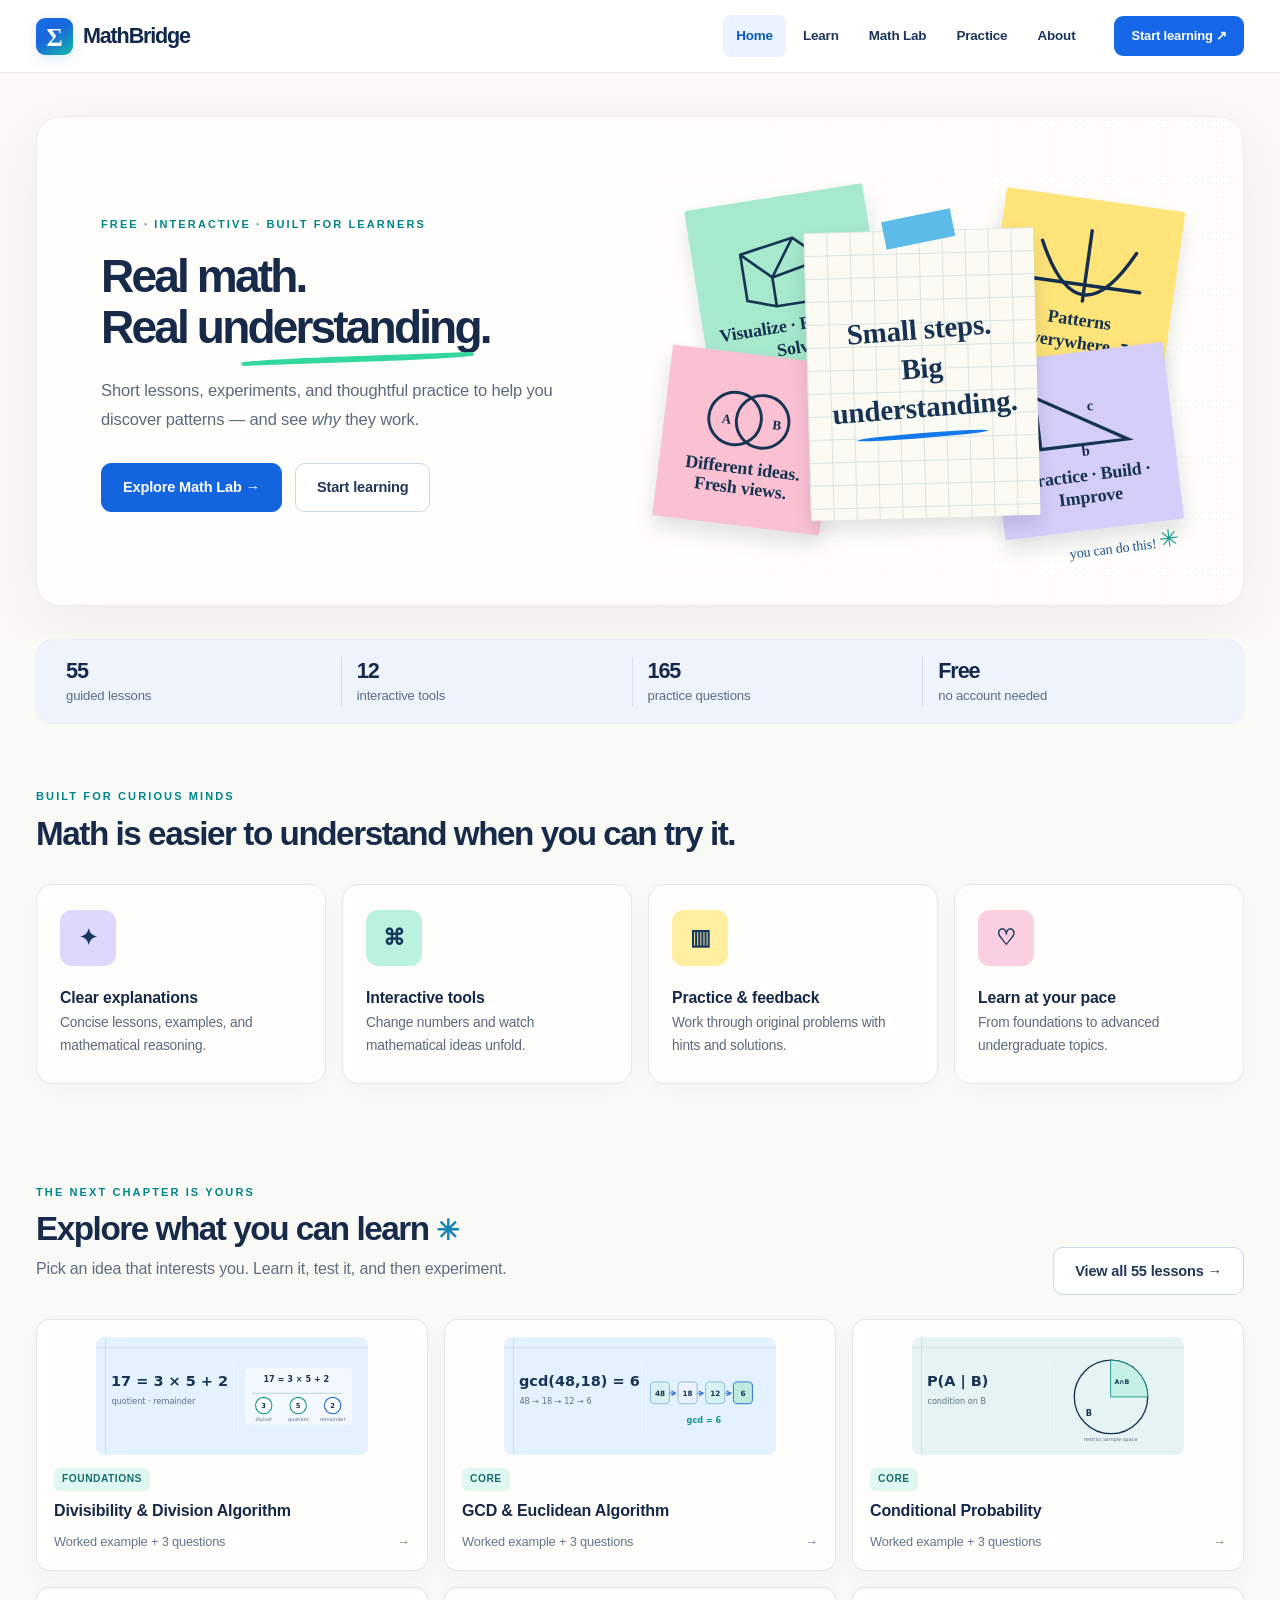
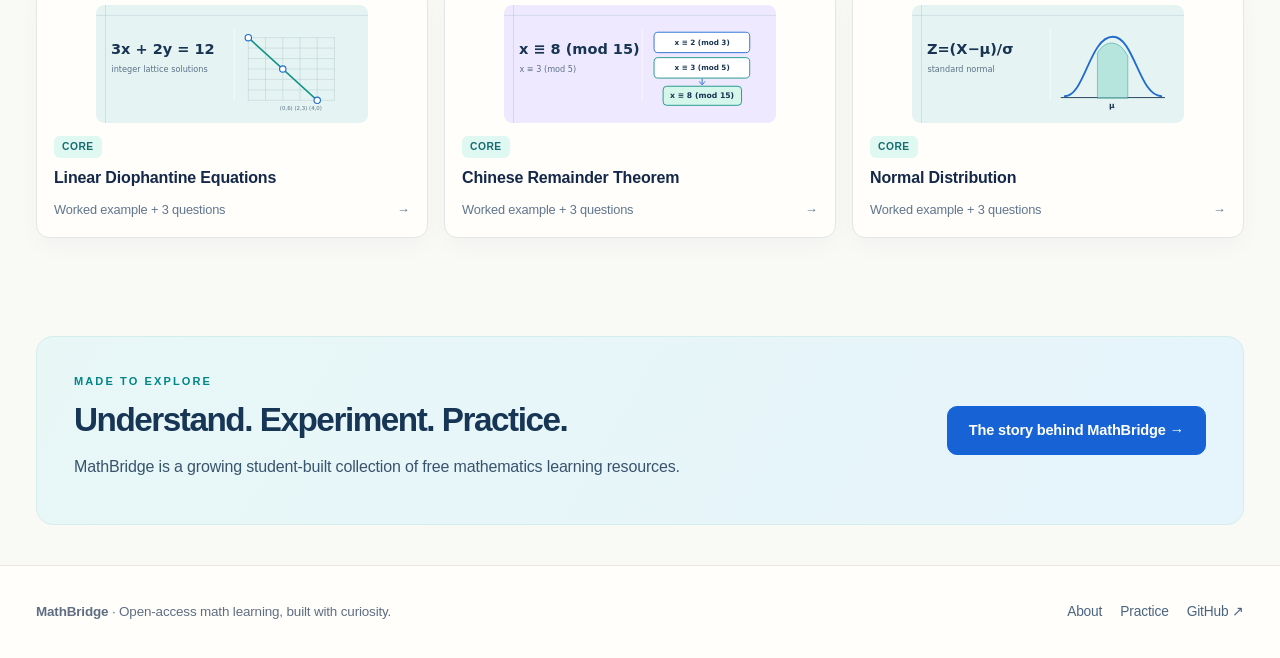
<file: index.html>
<!DOCTYPE html>

<html lang="en">
<head>
<meta charset="utf-8"/>
<meta content="width=device-width,initial-scale=1" name="viewport"/>
<meta content="Free, interactive lessons and mathematics tools in number theory and probability." name="description"/>
<meta content="#172f50" name="theme-color"/>
<title>Explore Mathematics | MathBridge</title>
<link href="./css/style.css" rel="stylesheet"/>
<script defer="" src="./js/app.js"></script>
<link href="./assets/favicon.svg" rel="icon" type="image/svg+xml"/></head>
<body>
<a class="skip-link" href="#main">Skip to content</a>
<header class="site-header">
<div class="container nav">
<a aria-label="MathBridge home" class="brand" href="./index.html"><span aria-hidden="true" class="brand-mark">Σ</span> MathBridge</a>
<button aria-controls="site-nav" aria-expanded="false" class="nav-toggle" type="button">☰ Menu</button>
<nav aria-label="Main navigation" class="nav-links" id="site-nav">
<a aria-current="page" href="./index.html">Home</a>
<a href="./learn.html">Learn</a>
<a href="./math-lab.html">Math Lab</a>
<a href="./practice.html">Practice</a>
<a href="./about.html">About</a>
</nav>
<a class="nav-start" href="./learn.html">Start learning <span aria-hidden="true">↗</span></a></div>
</header>
<main id="main"><section class="editorial-hero home-hero"><div class="container editorial-hero-grid"><div class="hero-copy"><span class="eyebrow">FREE · INTERACTIVE · BUILT FOR LEARNERS</span><h1>Real math.<br/><span class="underline-accent">Real understanding.</span></h1><p class="lead">Short lessons, experiments, and thoughtful practice to help you discover patterns — and see <em>why</em> they work.</p><div class="hero-actions"><a class="button" href="./math-lab.html">Explore Math Lab →</a><a class="button button-secondary" href="./learn.html">Start learning</a></div></div><div aria-label="Handmade notebook-style collage of mathematics diagrams and learning notes" class="note-collage collage-home" role="img">
<div class="paper-note note-grid"><span class="tape"></span><span class="note-center">Small steps.<br/><strong>Big understanding.</strong></span><span class="stroke"></span></div>
<div class="paper-note note-mint"><svg aria-hidden="true" viewbox="0 0 155 96"><path d="M30 77 L30 24 L91 14 L122 43 L122 88 L62 88 Z M30 24 L62 55 L122 43 M62 55 V88 M91 14 L62 55" fill="none" stroke="#173454" stroke-linejoin="round" stroke-width="3"></path></svg><span>Visualize · Explore · Solve</span></div>
<div class="paper-note note-yellow"><svg aria-hidden="true" viewbox="0 0 160 95"><path d="M15 72 H145 M80 91 V8 M24 27 Q80 140 135 27" fill="none" stroke="#152e50" stroke-linecap="round" stroke-width="4"></path></svg><span>Patterns everywhere ↗</span></div>
<div class="paper-note note-pink"><svg aria-hidden="true" viewbox="0 0 180 90"><circle cx="72" cy="45" fill="none" r="36" stroke="#173454" stroke-width="4"></circle><circle cx="110" cy="45" fill="none" r="36" stroke="#173454" stroke-width="4"></circle><text x="54" y="53">A</text><text x="124" y="53">B</text></svg><span>Different ideas.<br/>Fresh views.</span></div>
<div class="paper-note note-purple"><svg aria-hidden="true" viewbox="0 0 170 95"><path d="M30 79 L30 14 L139 79 Z" fill="none" stroke="#173454" stroke-width="4"></path><text x="16" y="54">a</text><text x="80" y="93">b</text><text x="93" y="38">c</text></svg><span>Practice · Build · Improve</span></div>
<div aria-hidden="true" class="collage-scribble">you can do this! <span>✳</span></div></div></div></section>
<section class="home-stats"><div class="container stats-inline"><div><strong>55</strong><span>guided lessons</span></div><div><strong>12</strong><span>interactive tools</span></div><div><strong>165</strong><span>practice questions</span></div><div><strong>Free</strong><span>no account needed</span></div></div></section>
<section class="section home-features"><div class="container"><div class="section-heading"><div><span class="eyebrow">Built for curious minds</span><h2>Math is easier to understand when you can try it.</h2></div></div><div class="values-row"><div class="value-tile"><span class="value-icon purple">✦</span><strong>Clear explanations</strong><p>Concise lessons, examples, and mathematical reasoning.</p></div><div class="value-tile"><span class="value-icon mint">⌘</span><strong>Interactive tools</strong><p>Change numbers and watch mathematical ideas unfold.</p></div><div class="value-tile"><span class="value-icon yellow">▥</span><strong>Practice &amp; feedback</strong><p>Work through original problems with hints and solutions.</p></div><div class="value-tile"><span class="value-icon pink">♡</span><strong>Learn at your pace</strong><p>From foundations to advanced undergraduate topics.</p></div></div></div></section>
<section class="section home-explore"><div class="container"><div class="section-heading"><div><span class="eyebrow">The next chapter is yours</span><h2>Explore what you can learn <span class="pen-star">✳</span></h2><p>Pick an idea that interests you. Learn it, test it, and then experiment.</p></div><a class="button button-secondary" href="./learn.html">View all 55 lessons →</a></div><div class="preview-grid"><a class="preview-card" href="./lesson.html?id=nt-divisibility"><img alt="" loading="lazy" src="./assets/lesson-art/nt-divisibility.svg"/><span class="micro-label">Foundations</span><strong>Divisibility &amp; Division Algorithm</strong><span class="preview-extra">Worked example + 3 questions <span aria-hidden="true">→</span></span></a><a class="preview-card" href="./lesson.html?id=nt-gcd"><img alt="" loading="lazy" src="./assets/lesson-art/nt-gcd.svg"/><span class="micro-label">Core</span><strong>GCD &amp; Euclidean Algorithm</strong><span class="preview-extra">Worked example + 3 questions <span aria-hidden="true">→</span></span></a><a class="preview-card" href="./lesson.html?id=pr-conditional"><img alt="" loading="lazy" src="./assets/lesson-art/pr-conditional.svg"/><span class="micro-label">Core</span><strong>Conditional Probability</strong><span class="preview-extra">Worked example + 3 questions <span aria-hidden="true">→</span></span></a><a class="preview-card" href="./lesson.html?id=nt-diophantine"><img alt="" loading="lazy" src="./assets/lesson-art/nt-diophantine.svg"/><span class="micro-label">Core</span><strong>Linear Diophantine Equations</strong><span class="preview-extra">Worked example + 3 questions <span aria-hidden="true">→</span></span></a><a class="preview-card" href="./lesson.html?id=nt-crt"><img alt="" loading="lazy" src="./assets/lesson-art/nt-crt.svg"/><span class="micro-label">Core</span><strong>Chinese Remainder Theorem</strong><span class="preview-extra">Worked example + 3 questions <span aria-hidden="true">→</span></span></a><a class="preview-card" href="./lesson.html?id=pr-normal"><img alt="" loading="lazy" src="./assets/lesson-art/pr-normal.svg"/><span class="micro-label">Core</span><strong>Normal Distribution</strong><span class="preview-extra">Worked example + 3 questions <span aria-hidden="true">→</span></span></a></div></div></section>
<section class="section-tight"><div class="container"><div class="cta-panel new-cta"><div><span class="eyebrow">Made to explore</span><h2>Understand. Experiment. Practice.</h2><p>MathBridge is a growing student-built collection of free mathematics learning resources.</p></div><a class="button" href="./about.html">The story behind MathBridge →</a></div></div></section></main>
<footer class="site-footer">
<div class="container footer-inner">
<p><strong>MathBridge</strong> · Open-access math learning, built with curiosity.</p>
<div class="footer-links">
<a href="./about.html">About</a>
<a href="./practice.html">Practice</a>
<a href="https://github.com/yanjiahuang722/mathbridge" rel="noopener noreferrer" target="_blank">GitHub ↗</a>
</div>
</div>
</footer>
</body>
</html>
</file>
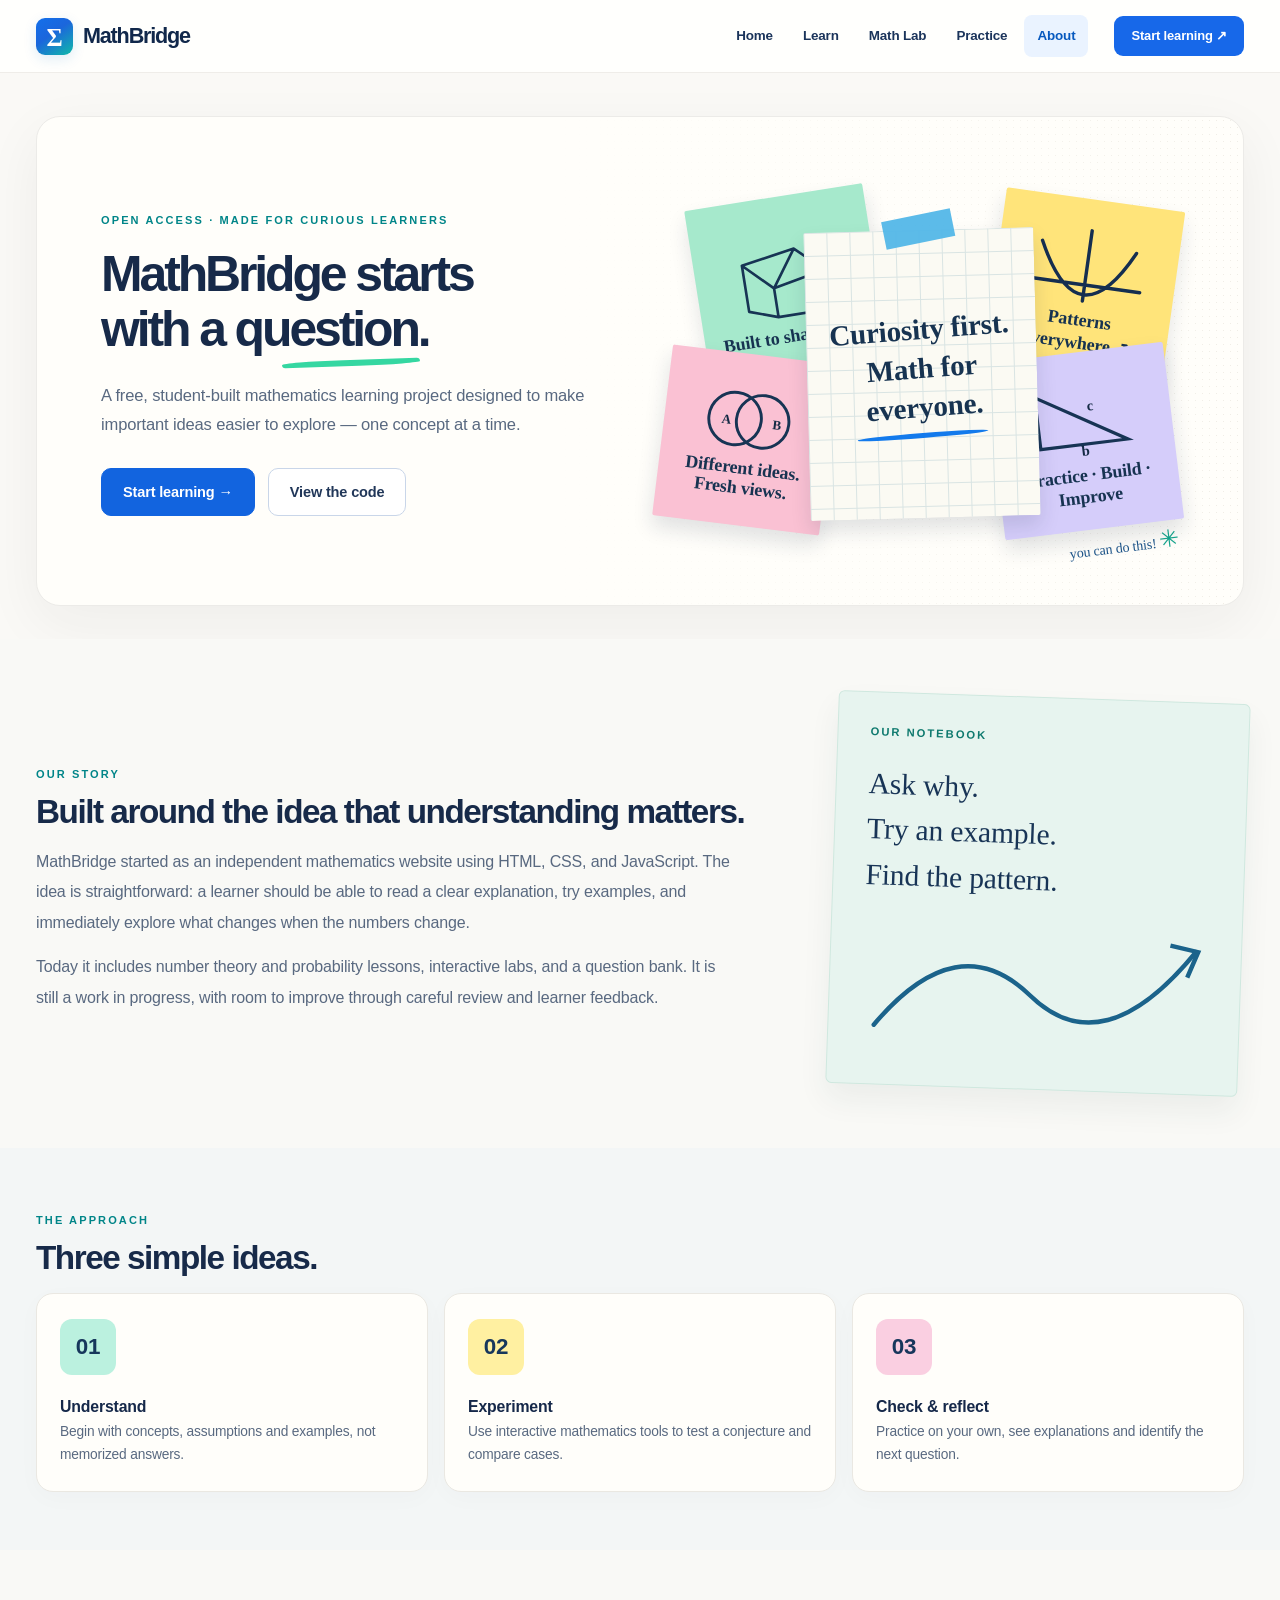
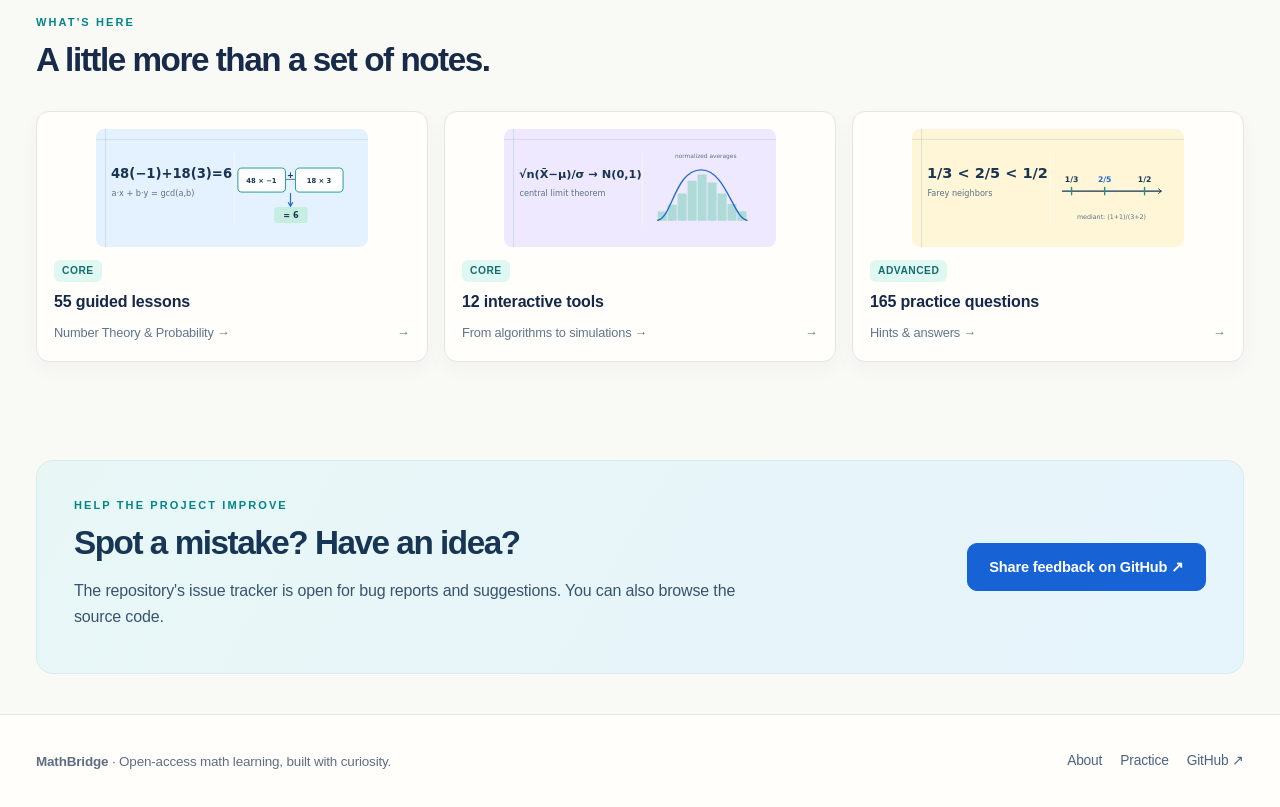
<file: about.html>
<!DOCTYPE html>

<html lang="en">
<head>
<meta charset="utf-8"/>
<meta content="width=device-width,initial-scale=1" name="viewport"/>
<meta content="Learn about the MathBridge open-access mathematics education project." name="description"/>
<meta content="#172f50" name="theme-color"/>
<title>About | MathBridge</title>
<link href="./css/style.css" rel="stylesheet"/>
<script defer="" src="./js/app.js"></script>
<link href="./assets/favicon.svg" rel="icon" type="image/svg+xml"/></head>
<body>
<a class="skip-link" href="#main">Skip to content</a>
<header class="site-header">
<div class="container nav">
<a aria-label="MathBridge home" class="brand" href="./index.html"><span aria-hidden="true" class="brand-mark">Σ</span> MathBridge</a>
<button aria-controls="site-nav" aria-expanded="false" class="nav-toggle" type="button">☰ Menu</button>
<nav aria-label="Main navigation" class="nav-links" id="site-nav">
<a href="./index.html">Home</a>
<a href="./learn.html">Learn</a>
<a href="./math-lab.html">Math Lab</a>
<a href="./practice.html">Practice</a>
<a aria-current="page" href="./about.html">About</a>
</nav>
<a class="nav-start" href="./learn.html">Start learning <span aria-hidden="true">↗</span></a></div>
</header>
<main id="main"><section class="editorial-hero about-hero"><div class="container editorial-hero-grid"><div class="hero-copy"><span class="eyebrow">OPEN ACCESS · MADE FOR CURIOUS LEARNERS</span><h1>MathBridge starts<br/>with <span class="underline-accent">a question.</span></h1><p class="lead">A free, student-built mathematics learning project designed to make important ideas easier to explore — one concept at a time.</p><div class="hero-actions"><a class="button" href="./learn.html">Start learning →</a><a class="button button-secondary" href="https://github.com/yanjiahuang722/mathbridge">View the code</a></div></div><div aria-label="Handmade notebook-style collage of mathematics diagrams and learning notes" class="note-collage collage-about" role="img">
<div class="paper-note note-grid"><span class="tape"></span><span class="note-center">Curiosity first.<br/><strong>Math for everyone.</strong></span><span class="stroke"></span></div>
<div class="paper-note note-mint"><svg aria-hidden="true" viewbox="0 0 155 96"><path d="M30 77 L30 24 L91 14 L122 43 L122 88 L62 88 Z M30 24 L62 55 L122 43 M62 55 V88 M91 14 L62 55" fill="none" stroke="#173454" stroke-linejoin="round" stroke-width="3"></path></svg><span>Built to share ideas</span></div>
<div class="paper-note note-yellow"><svg aria-hidden="true" viewbox="0 0 160 95"><path d="M15 72 H145 M80 91 V8 M24 27 Q80 140 135 27" fill="none" stroke="#152e50" stroke-linecap="round" stroke-width="4"></path></svg><span>Patterns everywhere ↗</span></div>
<div class="paper-note note-pink"><svg aria-hidden="true" viewbox="0 0 180 90"><circle cx="72" cy="45" fill="none" r="36" stroke="#173454" stroke-width="4"></circle><circle cx="110" cy="45" fill="none" r="36" stroke="#173454" stroke-width="4"></circle><text x="54" y="53">A</text><text x="124" y="53">B</text></svg><span>Different ideas.<br/>Fresh views.</span></div>
<div class="paper-note note-purple"><svg aria-hidden="true" viewbox="0 0 170 95"><path d="M30 79 L30 14 L139 79 Z" fill="none" stroke="#173454" stroke-width="4"></path><text x="16" y="54">a</text><text x="80" y="93">b</text><text x="93" y="38">c</text></svg><span>Practice · Build · Improve</span></div>
<div aria-hidden="true" class="collage-scribble">you can do this! <span>✳</span></div></div></div></section>
<section class="section"><div class="container story-grid"><div><span class="eyebrow">OUR STORY</span><h2>Built around the idea that understanding matters.</h2><p>MathBridge started as an independent mathematics website using HTML, CSS, and JavaScript. The idea is straightforward: a learner should be able to read a clear explanation, try examples, and immediately explore what changes when the numbers change.</p><p>Today it includes number theory and probability lessons, interactive labs, and a question bank. It is still a work in progress, with room to improve through careful review and learner feedback.</p></div><div class="story-note"><span>OUR NOTEBOOK</span><p>Ask why.<br/>Try an example.<br/>Find the pattern.</p><svg aria-hidden="true" viewbox="0 0 310 120"><path d="M12 97 Q84 5 151 66 T298 22" fill="none" stroke="#1b638b" stroke-linecap="round" stroke-width="4"></path><path d="M275 17 L300 22 L291 45" fill="none" stroke="#1b638b" stroke-width="4"></path></svg></div></div></section>
<section class="section our-values"><div class="container"><span class="eyebrow">THE APPROACH</span><h2>Three simple ideas.</h2><div class="values-row three-values"><div class="value-tile"><span class="value-icon mint">01</span><strong>Understand</strong><p>Begin with concepts, assumptions and examples, not memorized answers.</p></div><div class="value-tile"><span class="value-icon yellow">02</span><strong>Experiment</strong><p>Use interactive mathematics tools to test a conjecture and compare cases.</p></div><div class="value-tile"><span class="value-icon pink">03</span><strong>Check &amp; reflect</strong><p>Practice on your own, see explanations and identify the next question.</p></div></div></div></section>
<section class="section"><div class="container"><div class="section-heading"><div><span class="eyebrow">WHAT'S HERE</span><h2>A little more than a set of notes.</h2></div></div><div class="preview-grid about-preview"><a class="preview-card" href="./learn.html"><img alt="" loading="lazy" src="./assets/lesson-art/nt-bezout.svg"/><span class="micro-label">Core</span><strong>55 guided lessons</strong><span class="preview-extra">Number Theory &amp; Probability → <span aria-hidden="true">→</span></span></a><a class="preview-card" href="./math-lab.html"><img alt="" loading="lazy" src="./assets/lesson-art/pr-clt.svg"/><span class="micro-label">Core</span><strong>12 interactive tools</strong><span class="preview-extra">From algorithms to simulations → <span aria-hidden="true">→</span></span></a><a class="preview-card" href="./practice.html"><img alt="" loading="lazy" src="./assets/lesson-art/nt-farey.svg"/><span class="micro-label">Advanced</span><strong>165 practice questions</strong><span class="preview-extra">Hints &amp; answers → <span aria-hidden="true">→</span></span></a></div></div></section>
<section class="section-tight"><div class="container"><div class="cta-panel new-cta"><div><span class="eyebrow">Help the project improve</span><h2>Spot a mistake? Have an idea?</h2><p>The repository's issue tracker is open for bug reports and suggestions. You can also browse the source code.</p></div><a class="button" href="https://github.com/yanjiahuang722/mathbridge/issues" rel="noopener noreferrer" target="_blank">Share feedback on GitHub ↗</a></div></div></section></main>
<footer class="site-footer">
<div class="container footer-inner">
<p><strong>MathBridge</strong> · Open-access math learning, built with curiosity.</p>
<div class="footer-links">
<a href="./about.html">About</a>
<a href="./practice.html">Practice</a>
<a href="https://github.com/yanjiahuang722/mathbridge" rel="noopener noreferrer" target="_blank">GitHub ↗</a>
</div>
</div>
</footer>
</body>
</html>
</file>
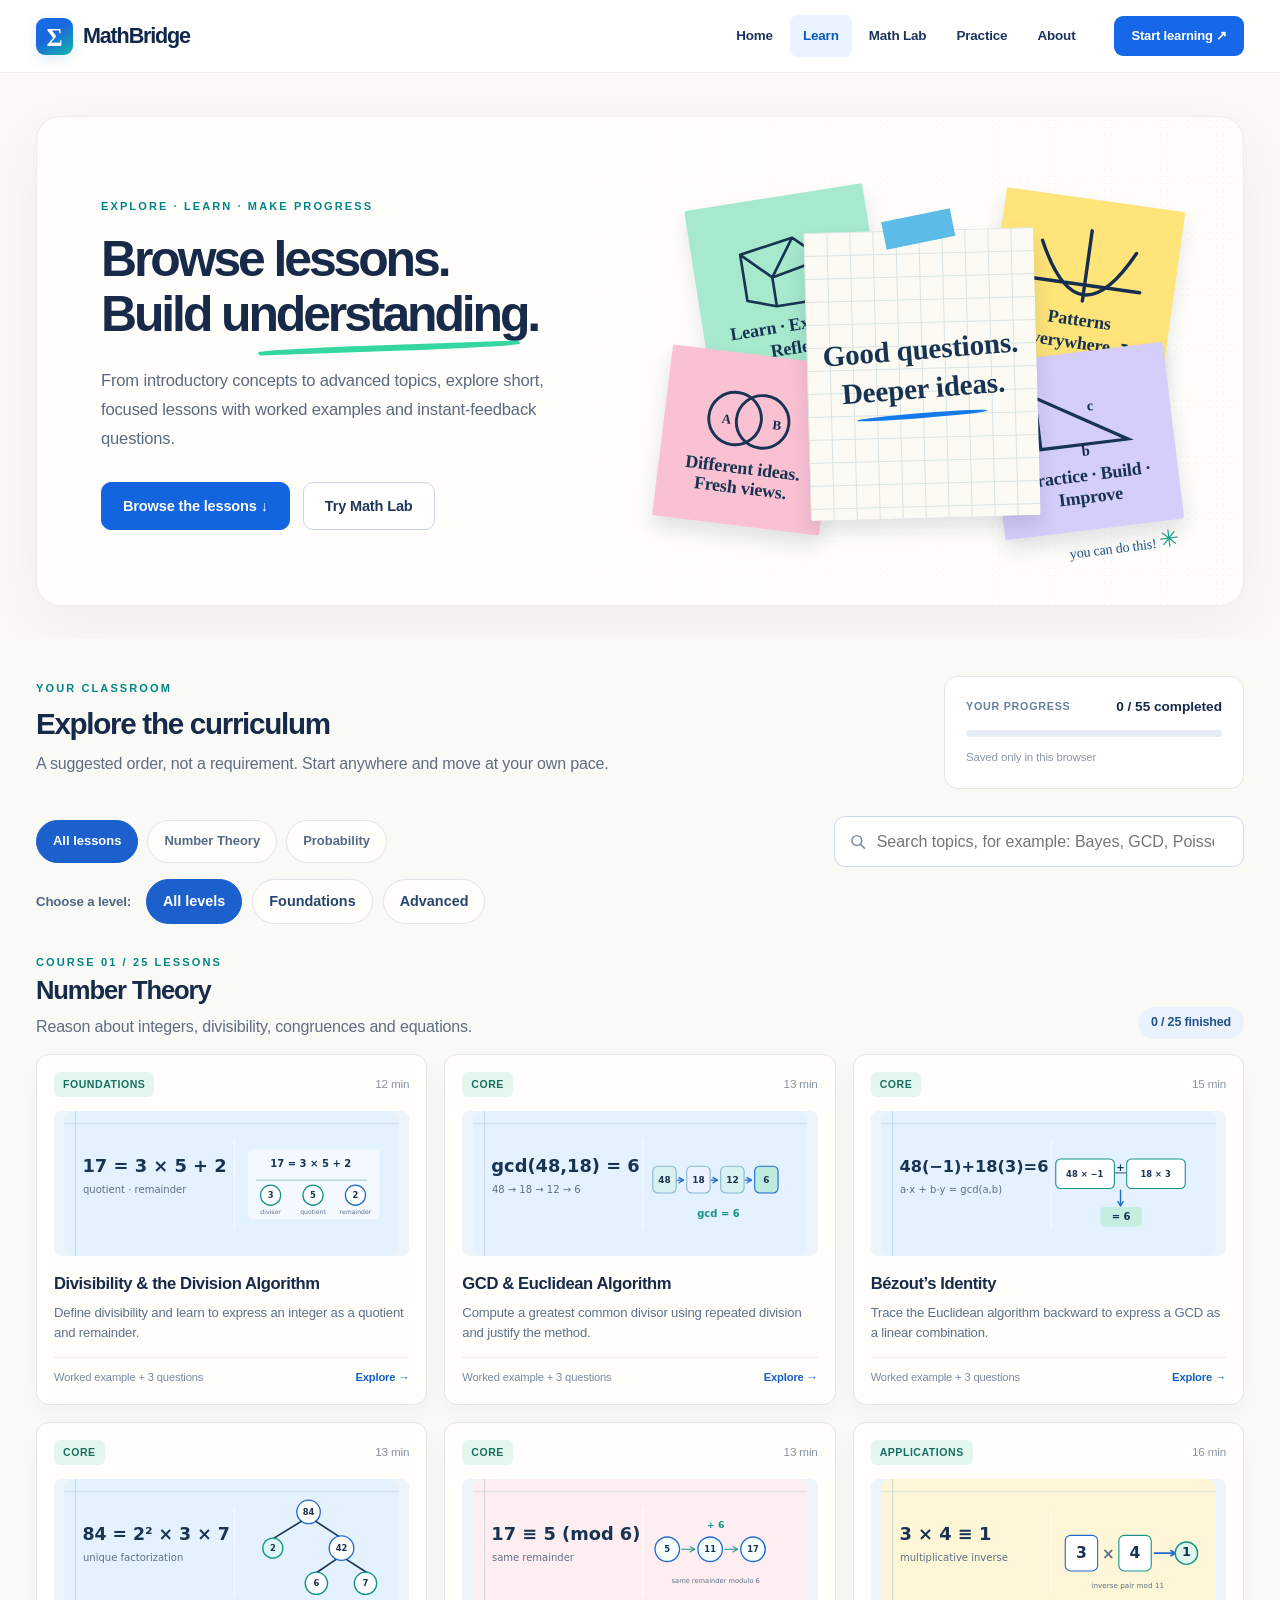
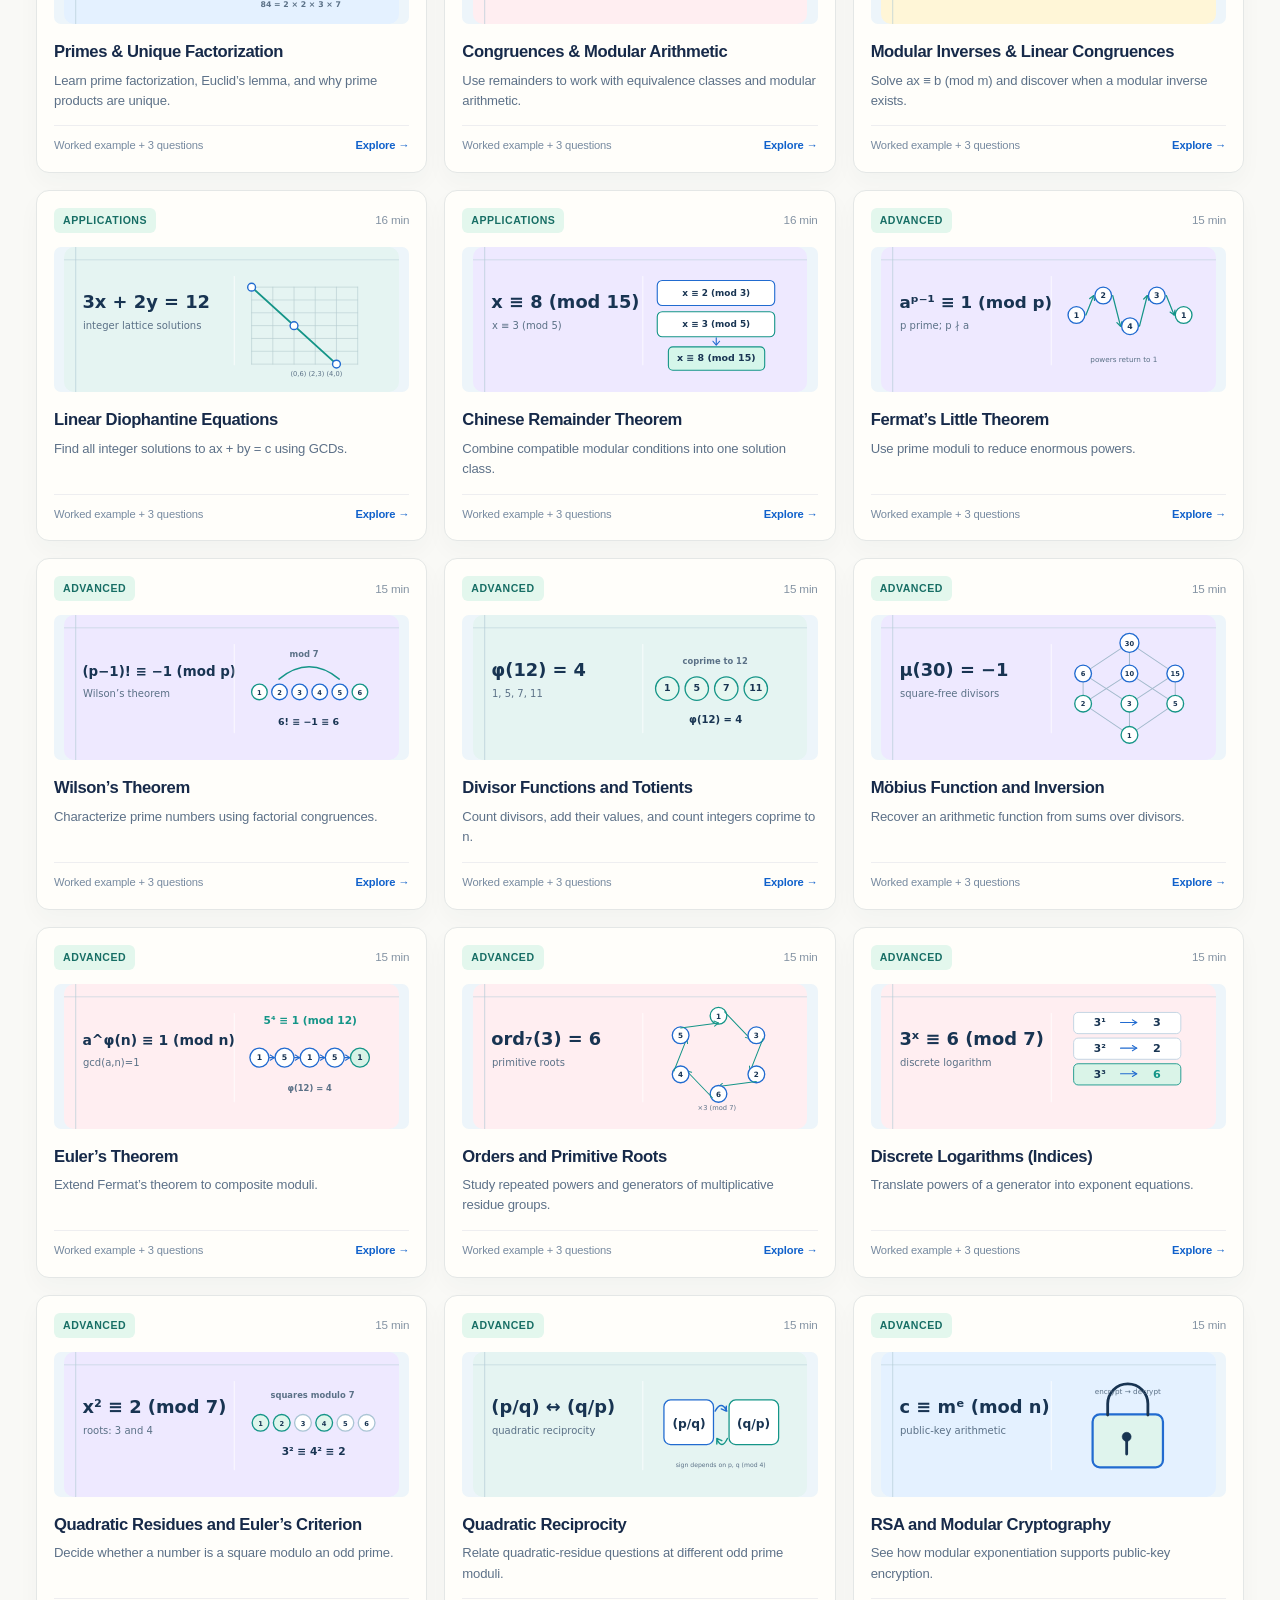
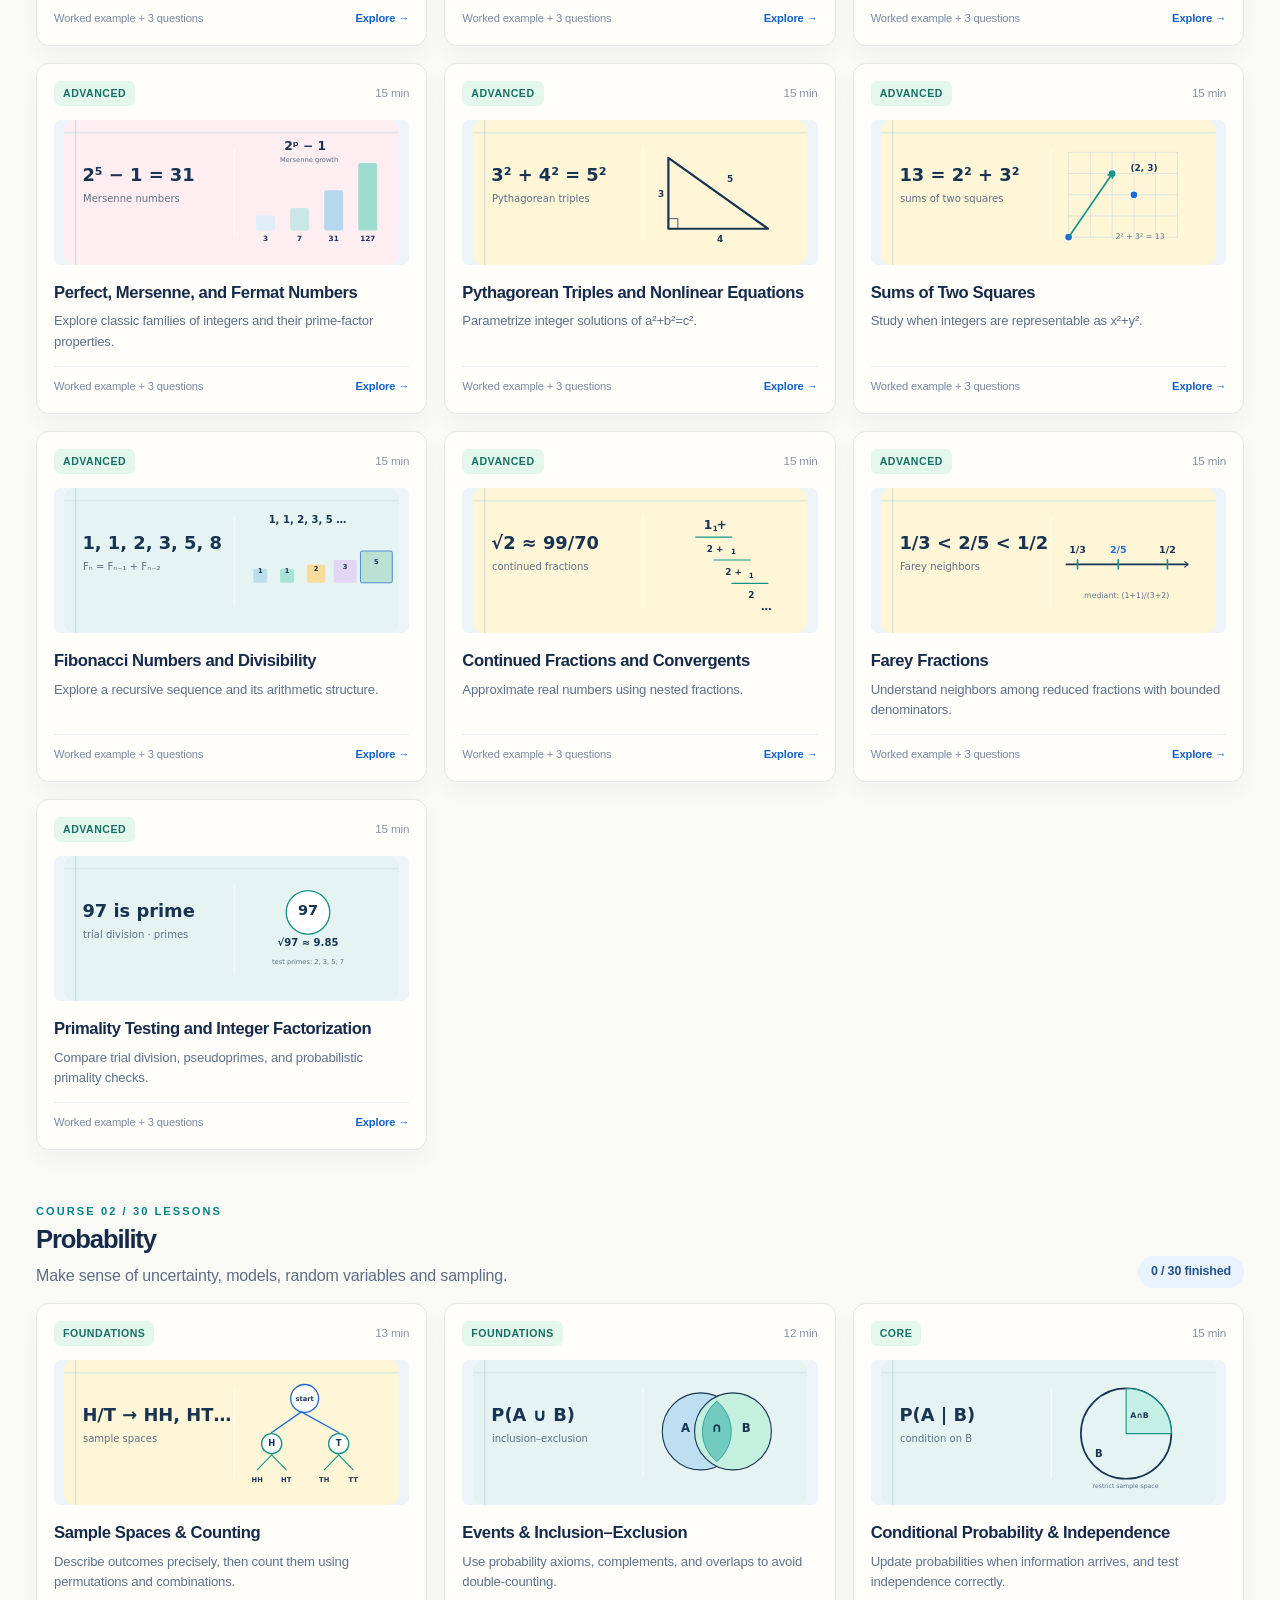
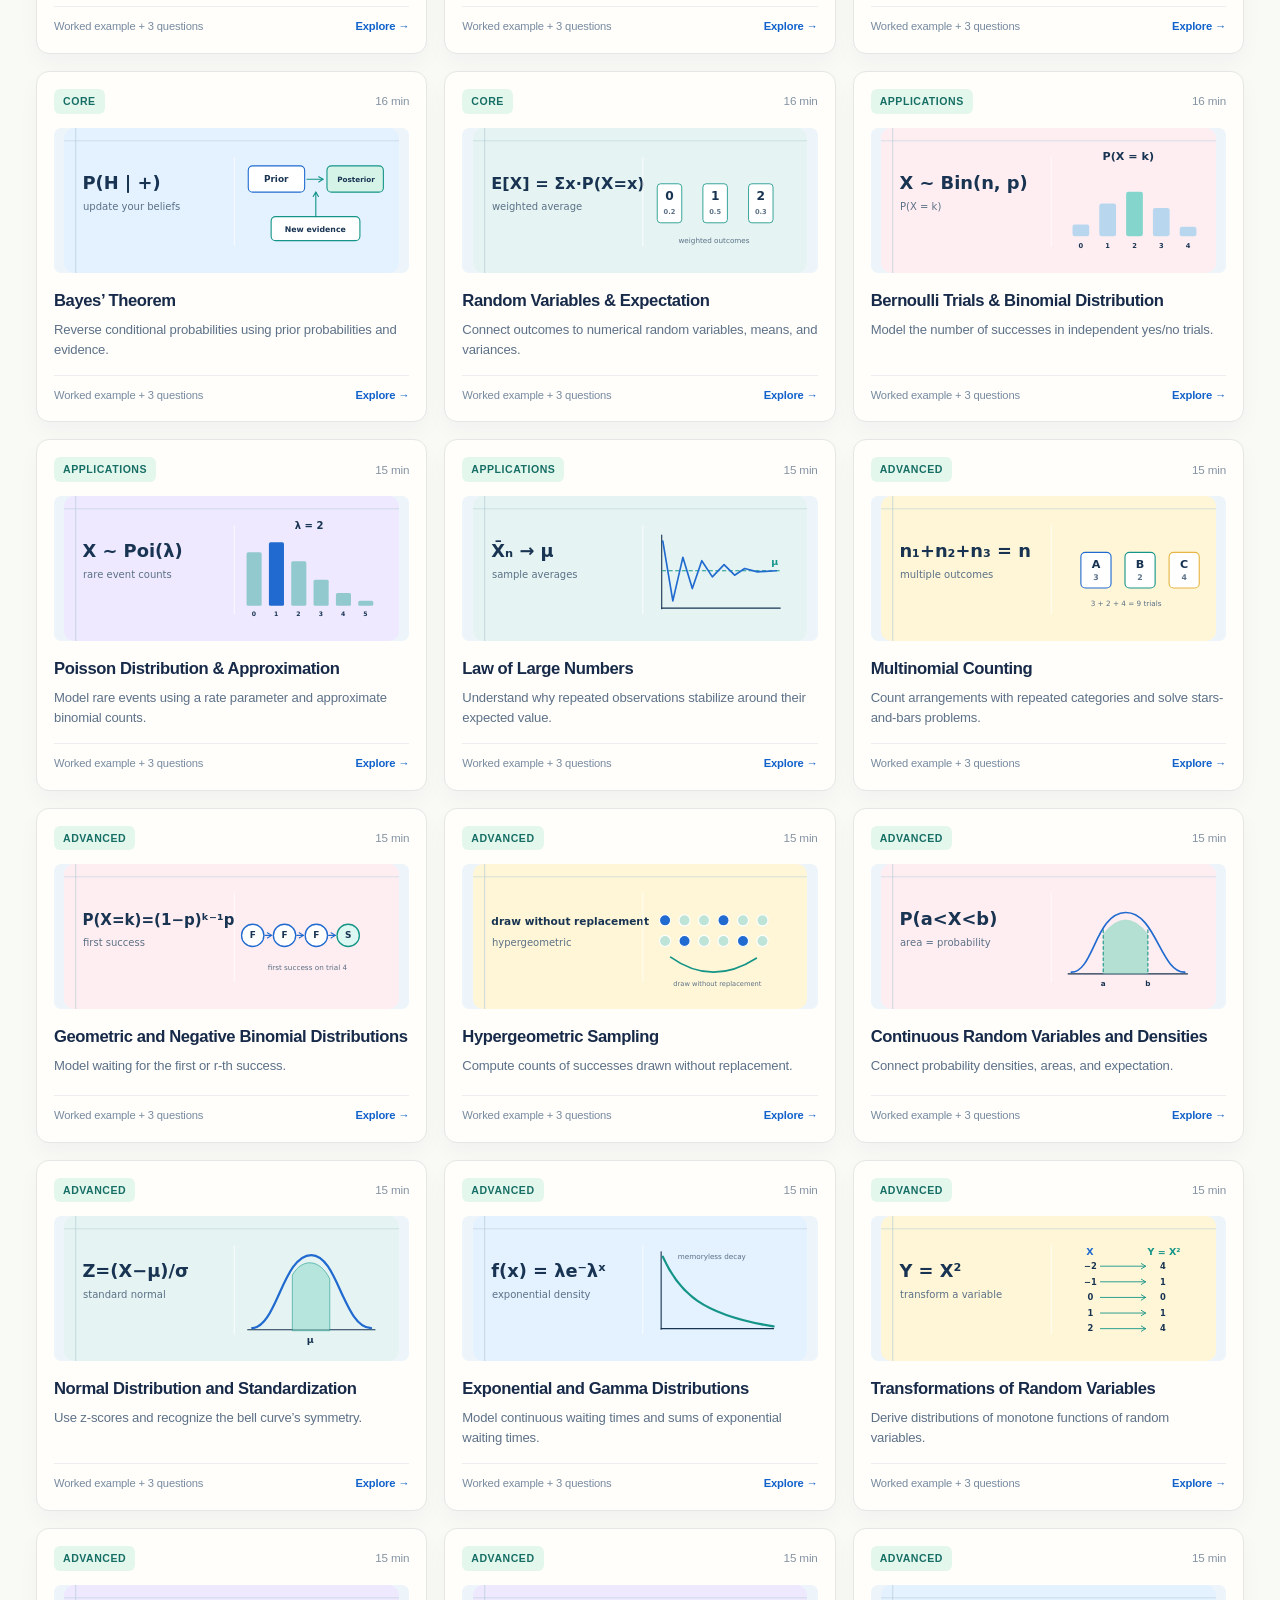
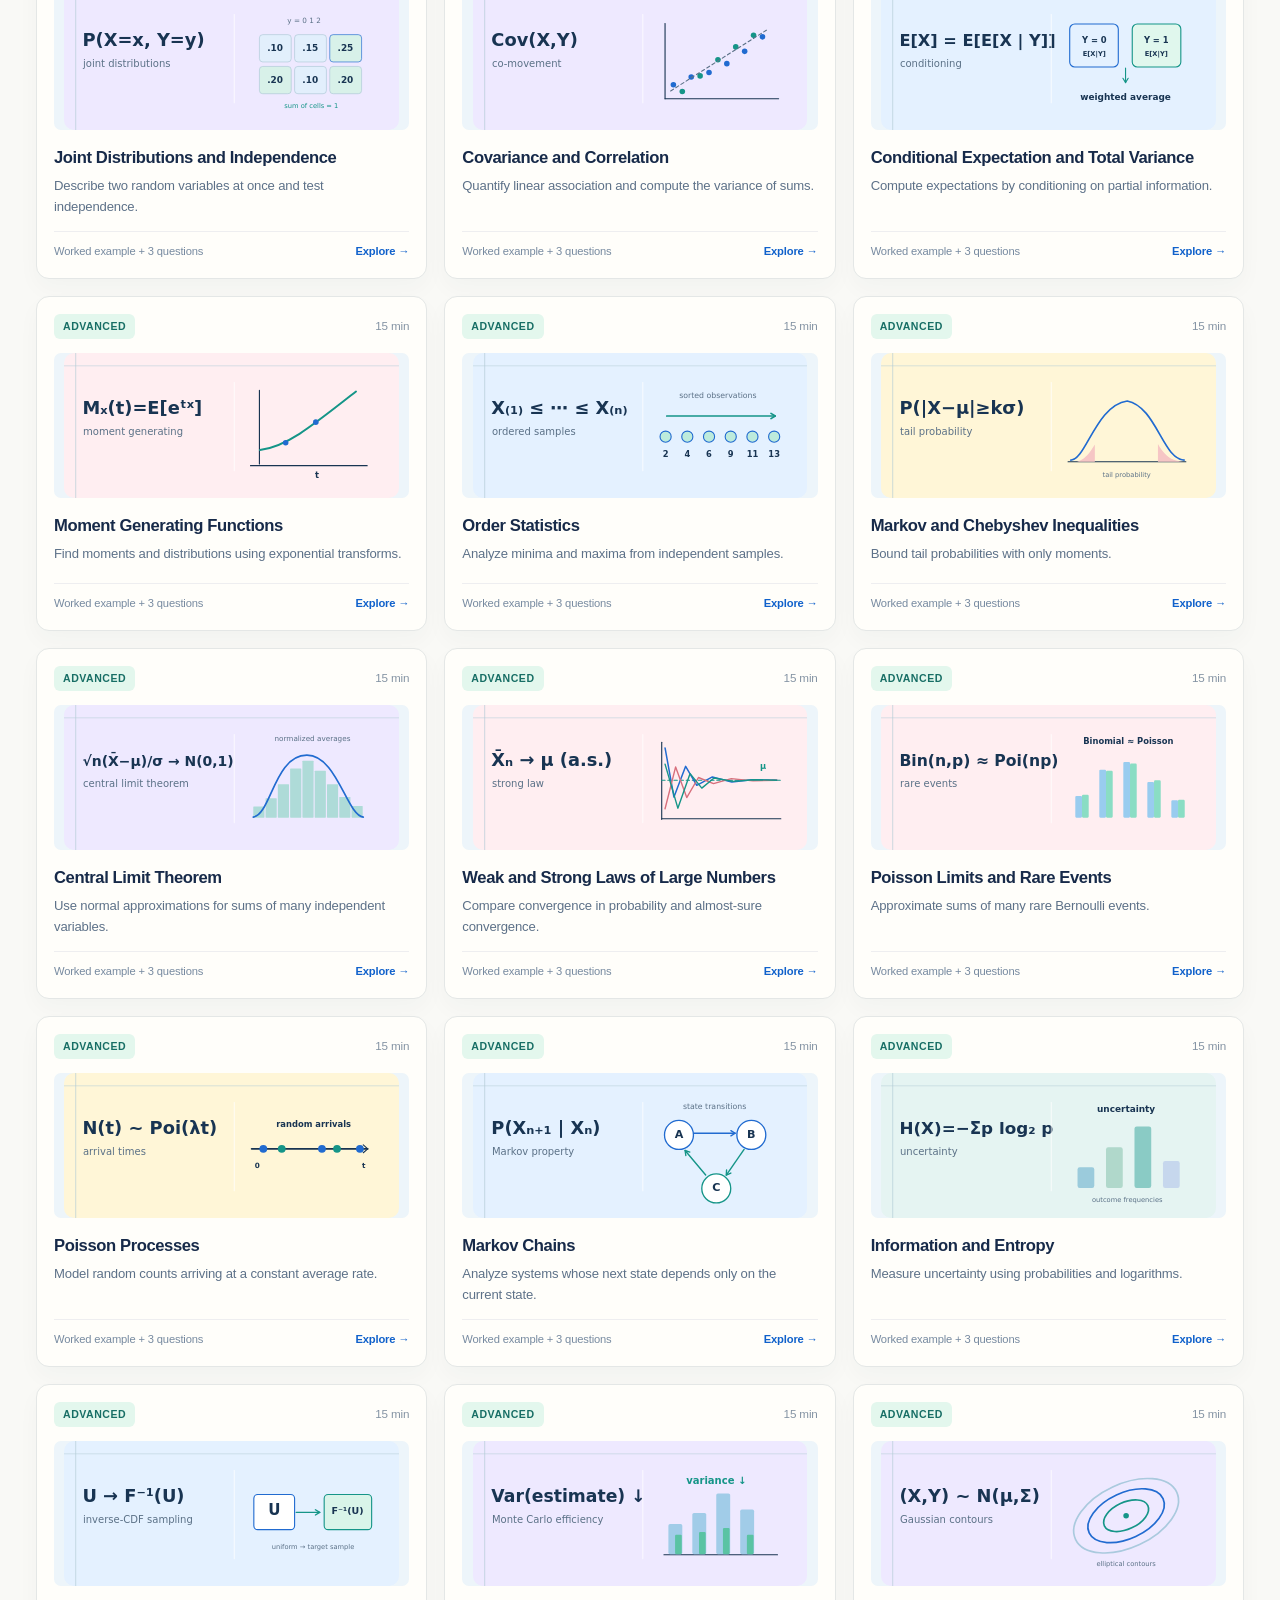
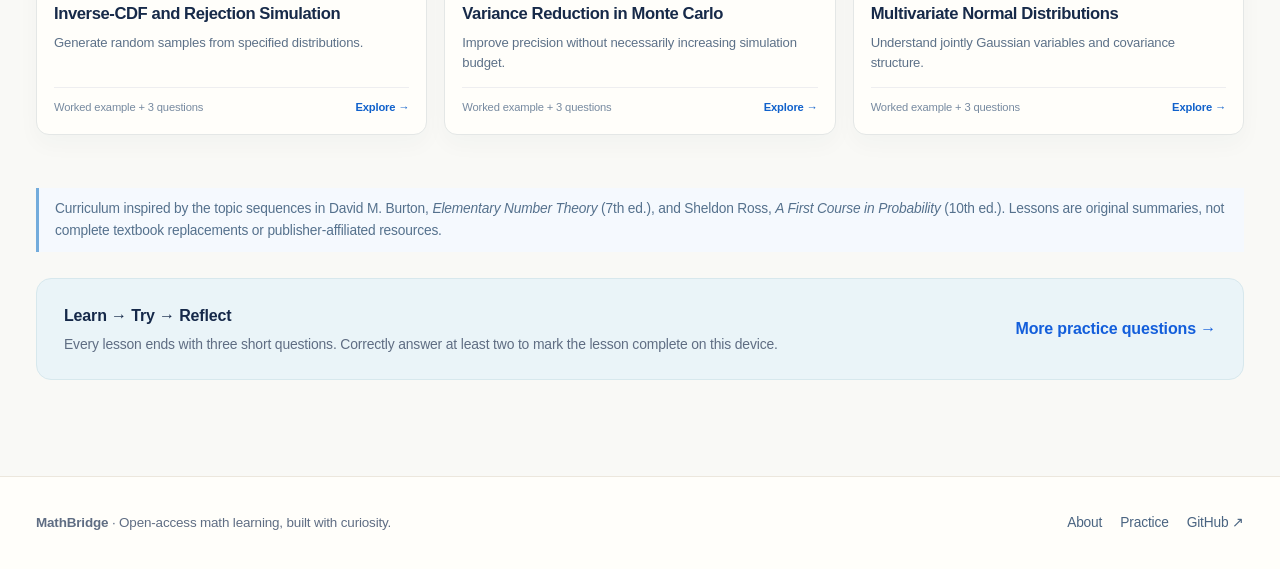
<file: learn.html>
<!DOCTYPE html>

<html lang="en">
<head>
<meta charset="utf-8"/>
<meta content="width=device-width,initial-scale=1" name="viewport"/>
<meta content="Guided lessons in number theory and probability with worked examples." name="description"/>
<meta content="#172f50" name="theme-color"/>
<title>Guided Mathematics Courses | MathBridge</title>
<link href="./css/style.css" rel="stylesheet"/>
<script defer="" src="./js/app.js"></script>
<script defer="" src="./js/lessons-data.js"></script>
<script defer="" src="./js/advanced-lessons.js"></script>
<link href="./assets/favicon.svg" rel="icon" type="image/svg+xml"/></head>
<body>
<a class="skip-link" href="#main">Skip to content</a>
<header class="site-header">
<div class="container nav">
<a aria-label="MathBridge home" class="brand" href="./index.html"><span aria-hidden="true" class="brand-mark">Σ</span> MathBridge</a>
<button aria-controls="site-nav" aria-expanded="false" class="nav-toggle" type="button">☰ Menu</button>
<nav aria-label="Main navigation" class="nav-links" id="site-nav">
<a href="./index.html">Home</a>
<a aria-current="page" href="./learn.html">Learn</a>
<a href="./math-lab.html">Math Lab</a>
<a href="./practice.html">Practice</a>
<a href="./about.html">About</a>
</nav>
<a class="nav-start" href="./learn.html">Start learning <span aria-hidden="true">↗</span></a></div>
</header>
<main id="main">
<section class="editorial-hero learn-hero"><div class="container editorial-hero-grid"><div class="hero-copy"><span class="eyebrow">EXPLORE · LEARN · MAKE PROGRESS</span><h1>Browse lessons.<br/><span class="underline-accent">Build understanding.</span></h1><p class="lead">From introductory concepts to advanced topics, explore short, focused lessons with worked examples and instant-feedback questions.</p><div class="hero-actions"><a class="button" href="#courses">Browse the lessons ↓</a><a class="button button-secondary" href="./math-lab.html">Try Math Lab</a></div></div><div aria-label="Handmade notebook-style collage of mathematics diagrams and learning notes" class="note-collage collage-learn" role="img">
<div class="paper-note note-grid"><span class="tape"></span><span class="note-center">Good questions.<br/><strong>Deeper ideas.</strong></span><span class="stroke"></span></div>
<div class="paper-note note-mint"><svg aria-hidden="true" viewbox="0 0 155 96"><path d="M30 77 L30 24 L91 14 L122 43 L122 88 L62 88 Z M30 24 L62 55 L122 43 M62 55 V88 M91 14 L62 55" fill="none" stroke="#173454" stroke-linejoin="round" stroke-width="3"></path></svg><span>Learn · Explore · Reflect</span></div>
<div class="paper-note note-yellow"><svg aria-hidden="true" viewbox="0 0 160 95"><path d="M15 72 H145 M80 91 V8 M24 27 Q80 140 135 27" fill="none" stroke="#152e50" stroke-linecap="round" stroke-width="4"></path></svg><span>Patterns everywhere ↗</span></div>
<div class="paper-note note-pink"><svg aria-hidden="true" viewbox="0 0 180 90"><circle cx="72" cy="45" fill="none" r="36" stroke="#173454" stroke-width="4"></circle><circle cx="110" cy="45" fill="none" r="36" stroke="#173454" stroke-width="4"></circle><text x="54" y="53">A</text><text x="124" y="53">B</text></svg><span>Different ideas.<br/>Fresh views.</span></div>
<div class="paper-note note-purple"><svg aria-hidden="true" viewbox="0 0 170 95"><path d="M30 79 L30 14 L139 79 Z" fill="none" stroke="#173454" stroke-width="4"></path><text x="16" y="54">a</text><text x="80" y="93">b</text><text x="93" y="38">c</text></svg><span>Practice · Build · Improve</span></div>
<div aria-hidden="true" class="collage-scribble">you can do this! <span>✳</span></div></div></div></section>
<section aria-labelledby="catalog-title" class="container catalog-section" id="courses">
<div class="catalog-topline"><div><span class="eyebrow">Your classroom</span><h2 id="catalog-title">Explore the curriculum</h2><p class="catalog-subtitle">A suggested order, not a requirement. Start anywhere and move at your own pace.</p></div><div aria-label="Completion progress" class="learning-progress"><div class="learning-progress-top"><span>YOUR PROGRESS</span><strong id="progress-caption">0 / 55 completed</strong></div><div class="learning-progress-track"><div class="learning-progress-fill" id="progress-fill" style="width:0%"></div></div><small>Saved only in this browser</small></div></div>
<div class="catalog-toolbar"><label class="catalog-search"><span class="visually-hidden">Search lessons</span><svg aria-hidden="true" fill="none" height="19" viewbox="0 0 24 24" width="19"><circle cx="10.7" cy="10.7" r="6.7" stroke="currentColor" stroke-width="2"></circle><path d="m16 16 5 5" stroke="currentColor" stroke-linecap="round" stroke-width="2"></path></svg><input autocomplete="off" id="lesson-search" placeholder="Search topics, for example: Bayes, GCD, Poisson" type="search"/></label><div aria-label="Filter lessons" class="catalog-filters"><button aria-pressed="true" class="filter-chip active" data-subject="All" type="button">All lessons</button><button aria-pressed="false" class="filter-chip" data-subject="Number Theory" type="button">Number Theory</button><button aria-pressed="false" class="filter-chip" data-subject="Probability" type="button">Probability</button></div></div>
<div aria-label="Curriculum level" class="level-toolbar" role="group"><span>Choose a level:</span><button aria-pressed="true" class="level-chip active" data-stage="All" type="button">All levels</button><button aria-pressed="false" class="level-chip" data-stage="Foundations" type="button">Foundations</button><button aria-pressed="false" class="level-chip" data-stage="Advanced" type="button">Advanced</button></div>
<div aria-live="polite" id="lesson-catalog"><p>Loading lessons…</p></div>
<div class="empty-state" hidden="" id="catalog-empty">No lessons match this search. Try another keyword or subject.</div>
<p class="curriculum-disclaimer">Curriculum inspired by the topic sequences in David M. Burton, <em>Elementary Number Theory</em> (7th ed.), and Sheldon Ross, <em>A First Course in Probability</em> (10th ed.). Lessons are original summaries, not complete textbook replacements or publisher-affiliated resources.</p>
<div class="catalog-bottom-note"><div><strong>Learn → Try → Reflect</strong><p>Every lesson ends with three short questions. Correctly answer at least two to mark the lesson complete on this device.</p></div><a class="text-link" href="./practice.html">More practice questions →</a></div>
</section>
</main>
<footer class="site-footer">
<div class="container footer-inner">
<p><strong>MathBridge</strong> · Open-access math learning, built with curiosity.</p>
<div class="footer-links">
<a href="./about.html">About</a>
<a href="./practice.html">Practice</a>
<a href="https://github.com/yanjiahuang722/mathbridge" rel="noopener noreferrer" target="_blank">GitHub ↗</a>
</div>
</div>
</footer>
<script defer="" src="./js/learn.js"></script>
</body>
</html>
</file>
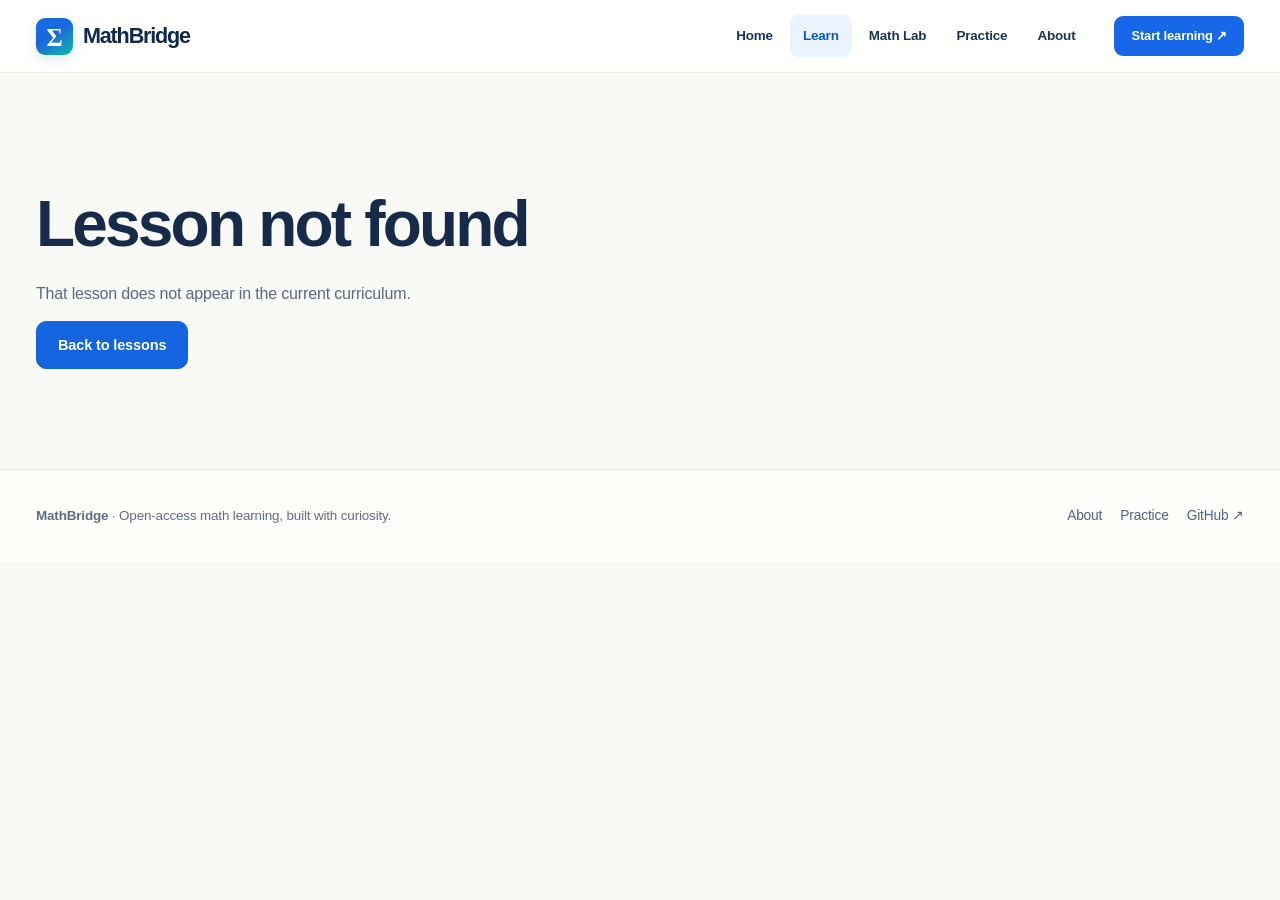
<file: lesson.html>
<!DOCTYPE html>

<html lang="en">
<head>
<meta charset="utf-8"/>
<meta content="width=device-width,initial-scale=1" name="viewport"/>
<meta content="Learn number theory and probability with clear notes, worked examples, and quizzes." name="description"/>
<meta content="#172f50" name="theme-color"/>
<title>Lesson | MathBridge</title>
<link href="./css/style.css" rel="stylesheet"/>
<script defer="" src="./js/app.js"></script>
<script defer="" src="./js/lessons-data.js"></script>
<script defer="" src="./js/advanced-lessons.js"></script>
<link href="./assets/favicon.svg" rel="icon" type="image/svg+xml"/></head>
<body>
<a class="skip-link" href="#main">Skip to content</a>
<header class="site-header">
<div class="container nav">
<a aria-label="MathBridge home" class="brand" href="./index.html"><span aria-hidden="true" class="brand-mark">Σ</span> MathBridge</a>
<button aria-controls="site-nav" aria-expanded="false" class="nav-toggle" type="button">☰ Menu</button>
<nav aria-label="Main navigation" class="nav-links" id="site-nav">
<a href="./index.html">Home</a>
<a aria-current="page" href="./learn.html">Learn</a>
<a href="./math-lab.html">Math Lab</a>
<a href="./practice.html">Practice</a>
<a href="./about.html">About</a>
</nav>
<a class="nav-start" href="./learn.html">Start learning <span aria-hidden="true">↗</span></a></div>
</header>
<main id="main">
<section class="lesson-banner"><div class="container"><div class="breadcrumb"><a href="./index.html">Home</a> / <a href="./learn.html">Learn</a> / <span id="breadcrumb-lesson">Lesson</span></div><div class="lesson-banner-row"><div><div class="eyebrow" id="lesson-kicker">Guided lesson</div><h1 id="lesson-title">Loading lesson…</h1><p class="lead" id="lesson-summary"></p><div class="lesson-meta" id="lesson-metadata"></div></div><div aria-hidden="true" class="lesson-banner-symbol"><img alt="" id="lesson-topic-art" src="./assets/lesson-art/nt-gcd.svg"/></div></div></div></section>
<div class="container lesson-layout">
<aside aria-label="Course lessons" class="lesson-sidebar"><a class="back-courses" href="./learn.html">← All learning paths</a><h2 id="sidebar-course">Course content</h2><div class="lesson-sidebar-list" id="lesson-sidebar-list"></div><div class="sidebar-progress"><span id="sidebar-progress-label">0 lessons completed</span><div class="learning-progress-track"><div class="learning-progress-fill" id="sidebar-progress-bar" style="width:0%"></div></div></div></aside>
<article aria-live="polite" class="lesson-article" id="lesson-article">
<div class="lesson-section lesson-objectives"><div class="lesson-section-heading"><span class="lesson-label">01 / START HERE</span><h2>After this lesson, you can…</h2></div><ul id="lesson-objectives"></ul></div>
<section aria-label="Concepts" class="lesson-section"><div class="lesson-section-heading"><span class="lesson-label">02 / THE IDEA</span></div><div class="lesson-content" id="lesson-concept"></div></section>
<section aria-label="Worked example" class="lesson-section"><div class="lesson-section-heading"><span class="lesson-label">03 / WORKED EXAMPLE</span></div><div class="lesson-content" id="lesson-example"></div></section>
<section aria-label="Common mistake" class="lesson-section lesson-callout"><div class="lesson-section-heading"><span class="lesson-label">WATCH OUT</span><h2>A common mistake</h2></div><p id="lesson-mistake"></p></section>
<section aria-label="Key takeaway" class="lesson-section"><div class="lesson-section-heading"><span class="lesson-label">04 / REMEMBER</span><h2>The big idea</h2></div><p id="lesson-takeaway"></p><a class="text-link" href="./math-lab.html" id="lesson-lab-link">Try this in Math Lab →</a></section>
<section aria-label="Lesson checkpoint" class="lesson-section checkpoint-section" id="checkpoint"><div class="lesson-section-heading"><span class="lesson-label">05 / KNOWLEDGE CHECK</span><h2>Ready to test your understanding?</h2><p>Answer all three questions, then check your reasoning. Two correct answers complete the lesson.</p></div><form id="lesson-quiz"><div id="lesson-quiz-questions"></div><button class="button" id="quiz-submit" type="submit">Check my answers →</button><button class="button button-secondary" hidden="" id="quiz-retry" type="button">Try again</button></form><div aria-live="polite" hidden="" id="quiz-summary" role="status"></div></section>
<nav aria-label="Next and previous lessons" class="lesson-pager"><a class="lesson-pager-link" href="./learn.html" id="lesson-prev"></a><a class="lesson-pager-link next" href="./learn.html" id="lesson-next"></a></nav>
</article>
</div>
<div class="container not-found-lesson" hidden="" id="lesson-not-found"><h1>Lesson not found</h1><p>That lesson does not appear in the current curriculum.</p><a class="button" href="./learn.html">Back to lessons</a></div>
</main>
<footer class="site-footer">
<div class="container footer-inner">
<p><strong>MathBridge</strong> · Open-access math learning, built with curiosity.</p>
<div class="footer-links">
<a href="./about.html">About</a>
<a href="./practice.html">Practice</a>
<a href="https://github.com/yanjiahuang722/mathbridge" rel="noopener noreferrer" target="_blank">GitHub ↗</a>
</div>
</div>
</footer>
<script defer="" src="./js/lesson.js"></script>
</body>
</html>
</file>
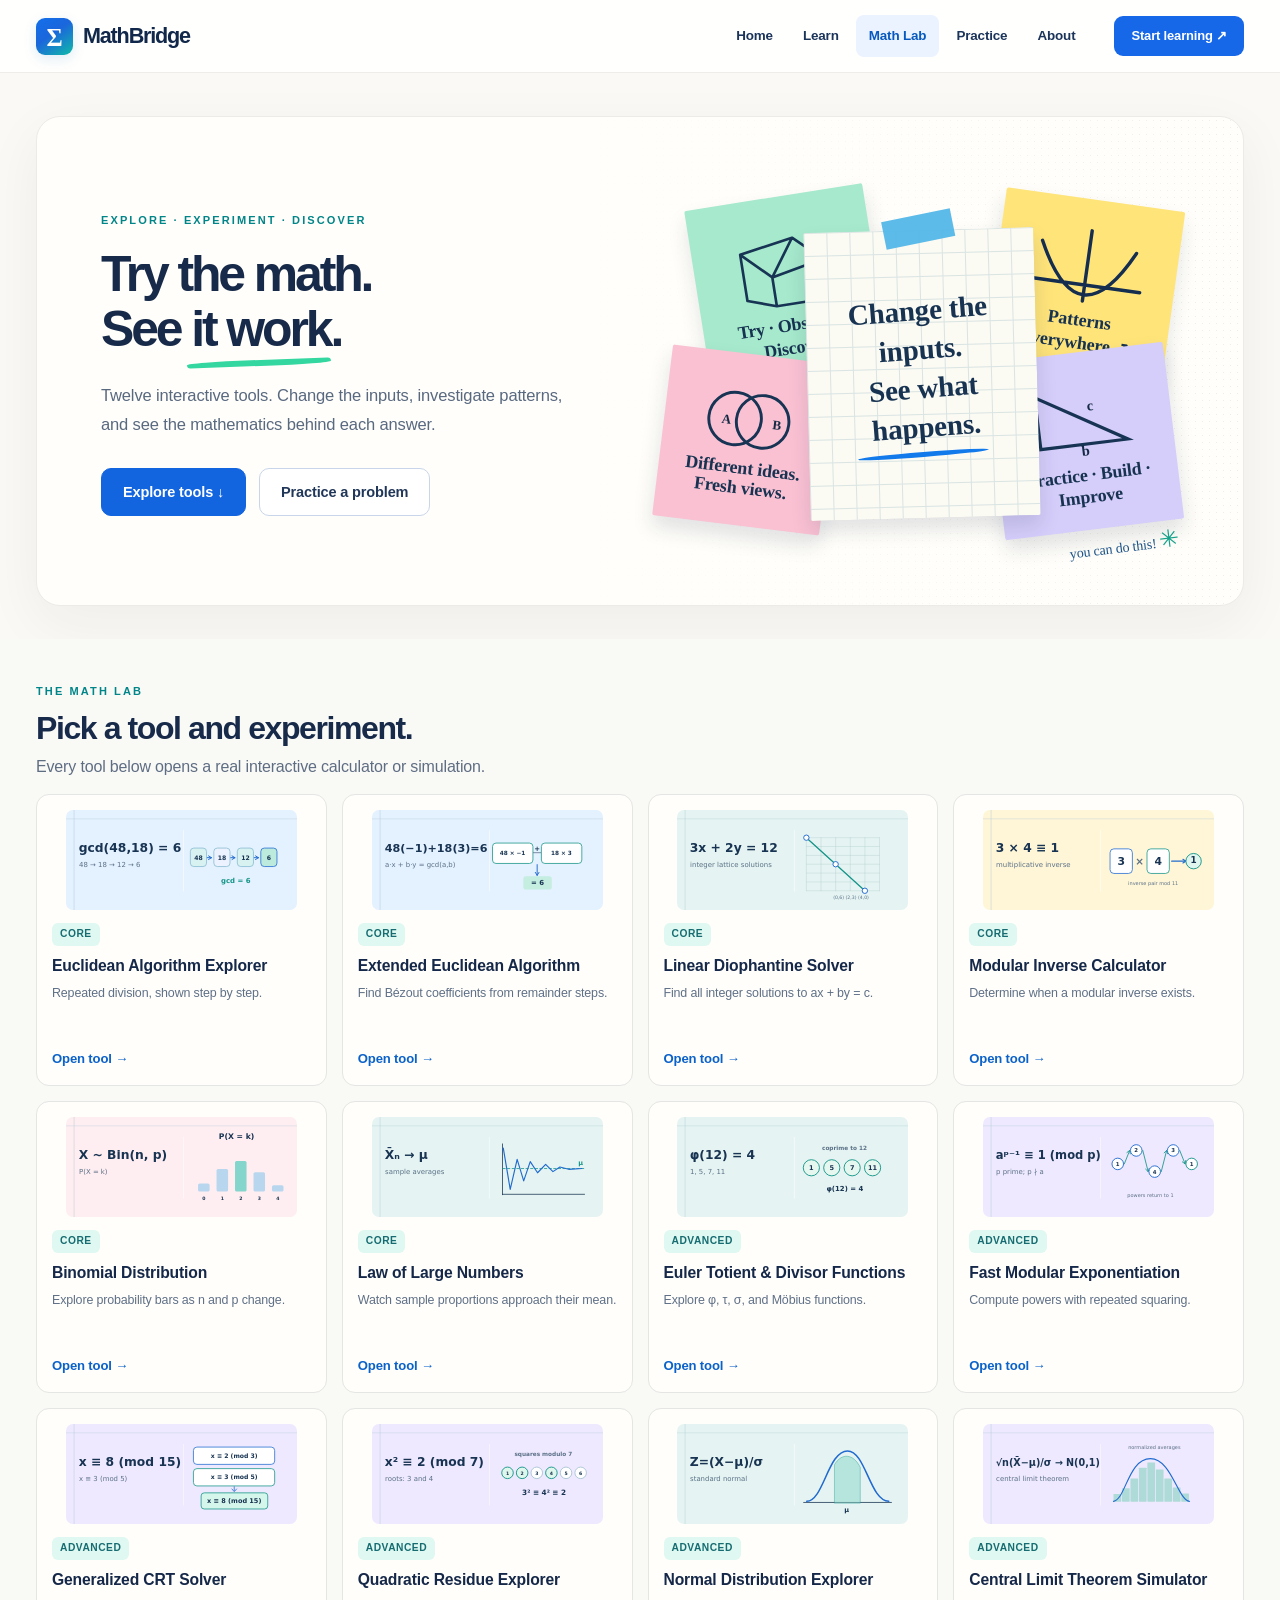
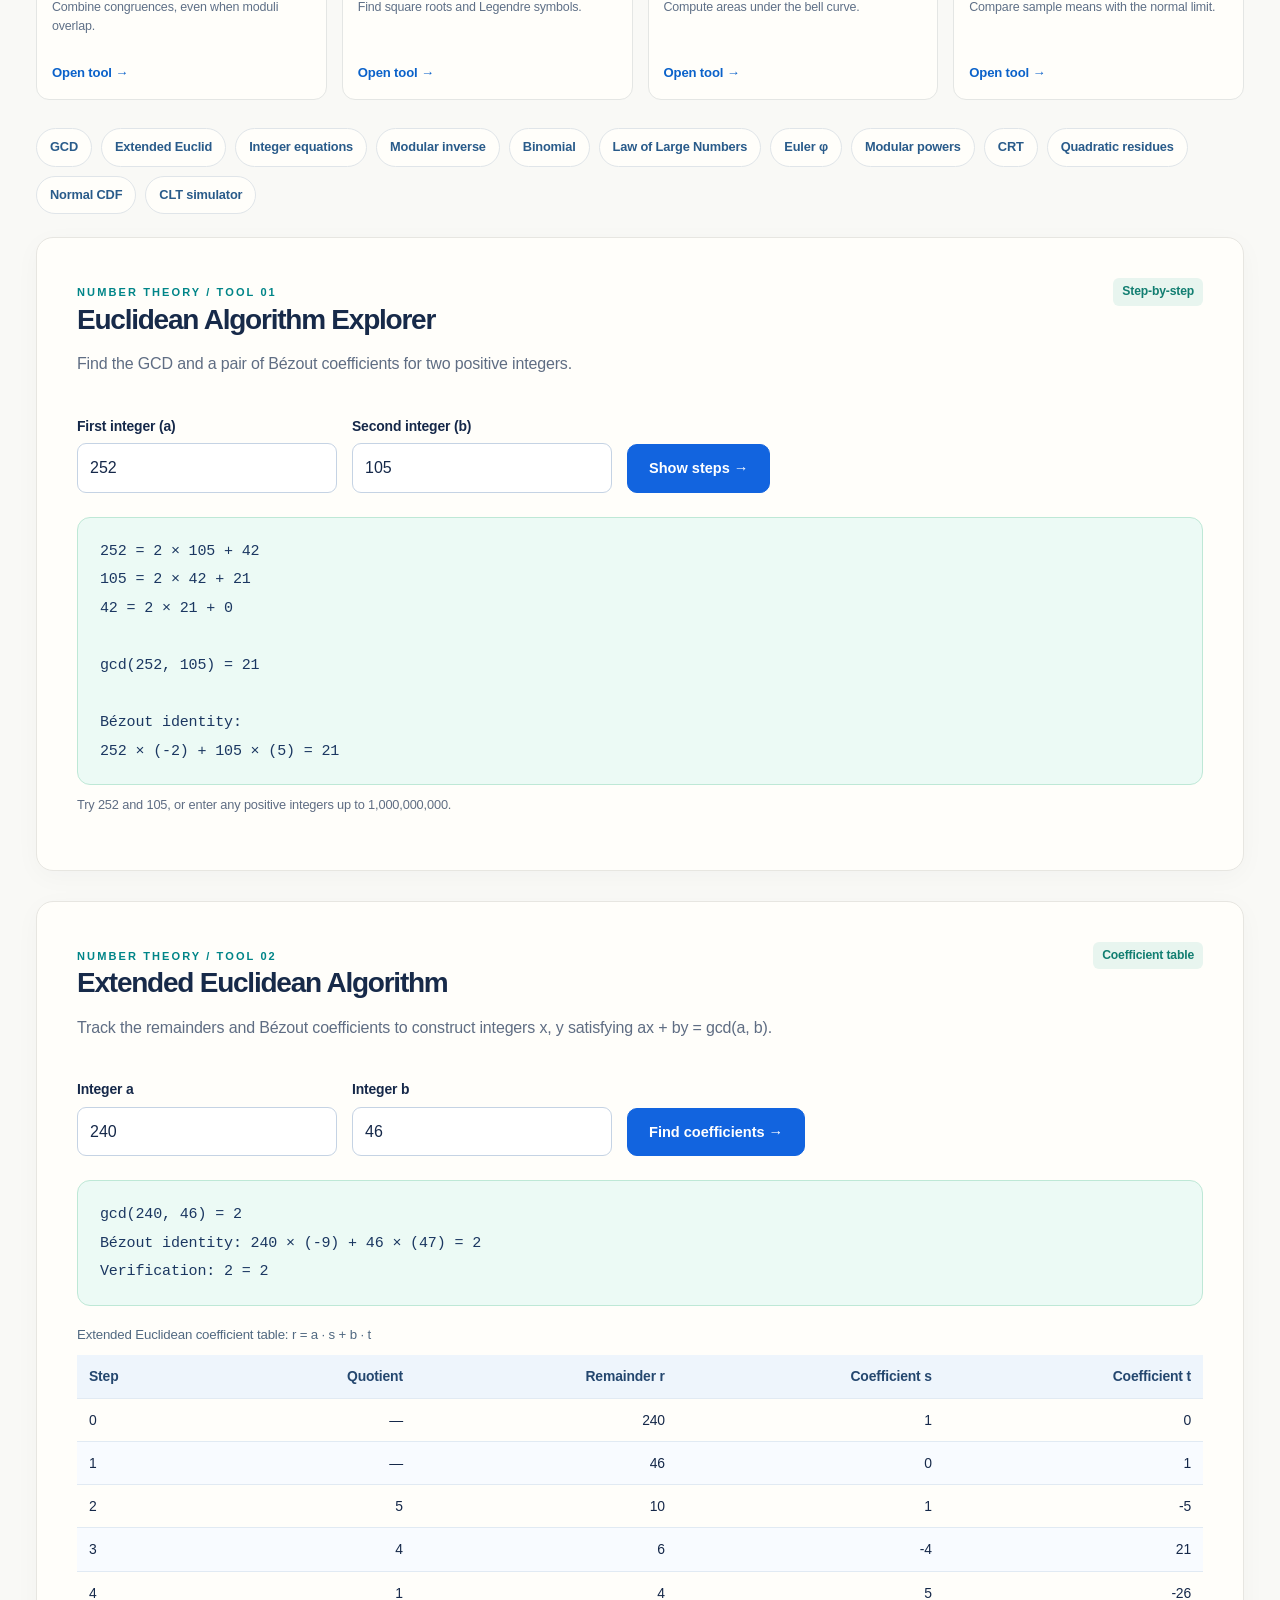
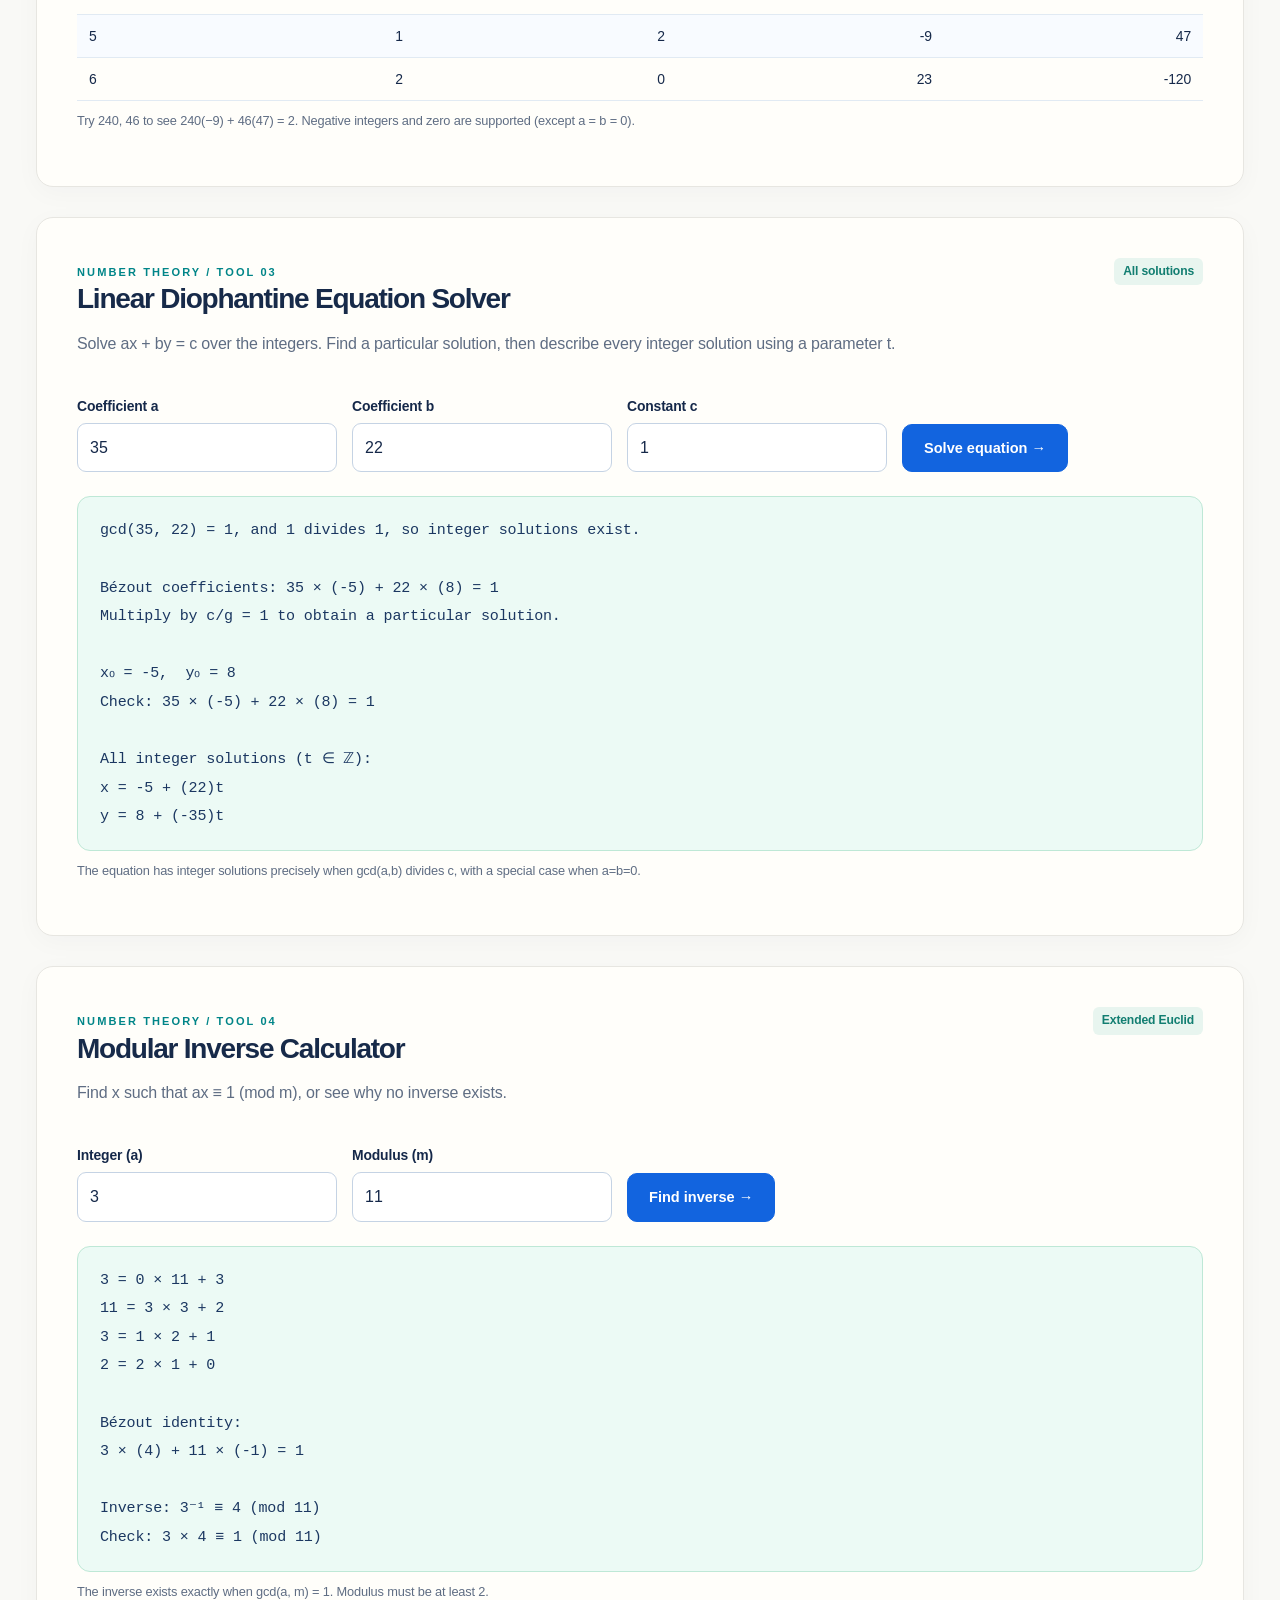
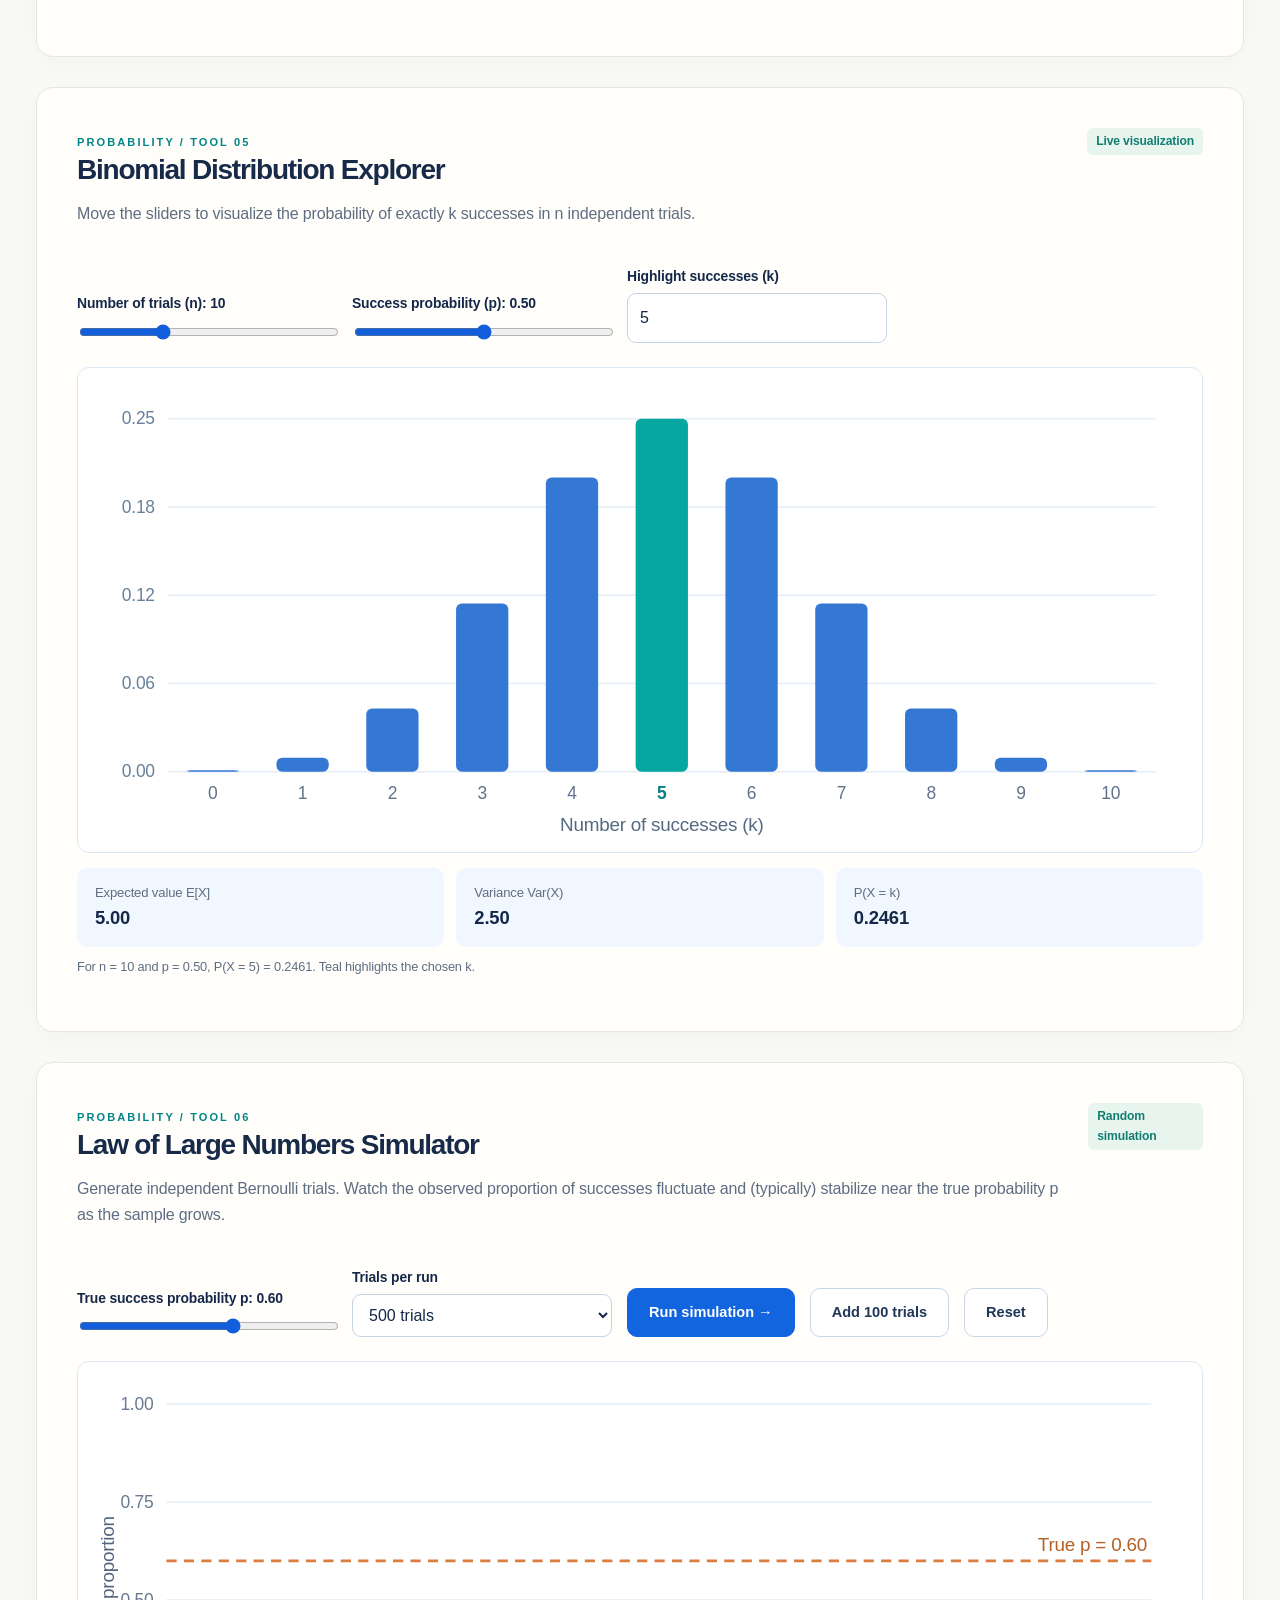
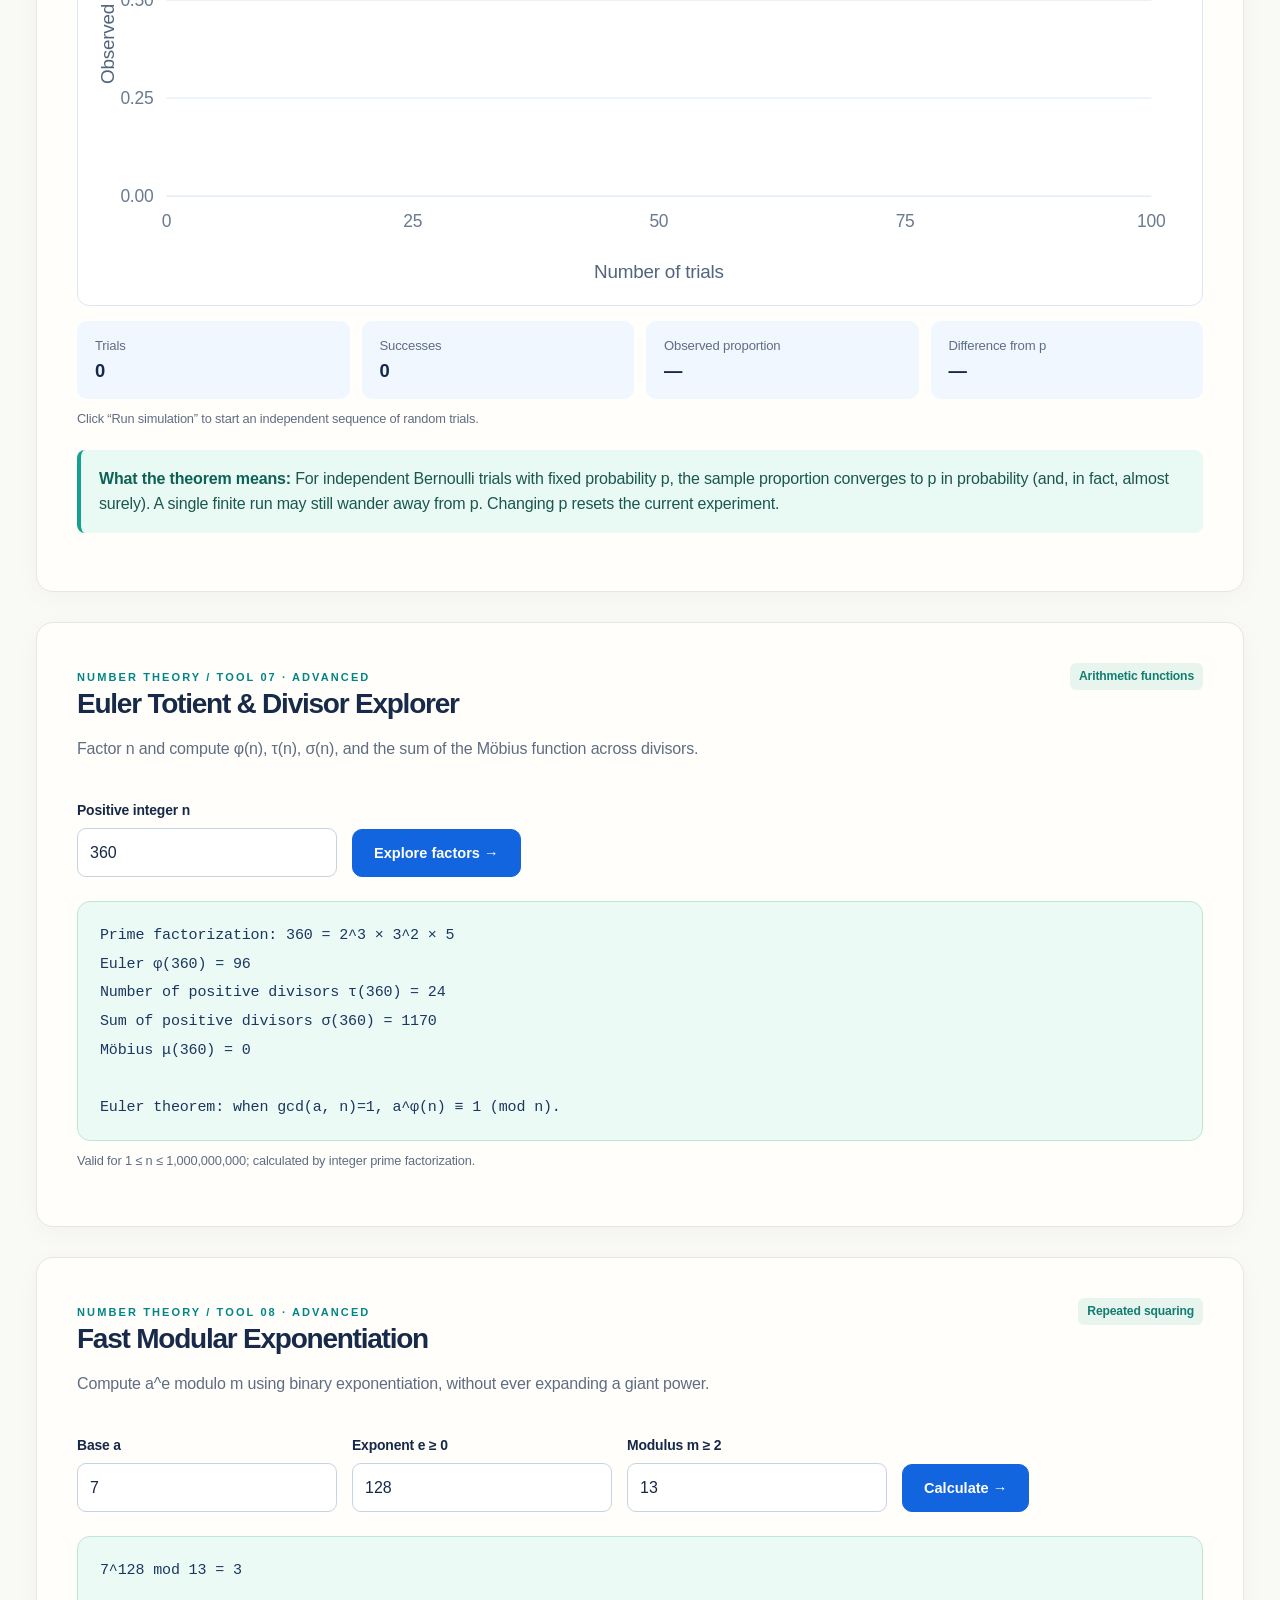
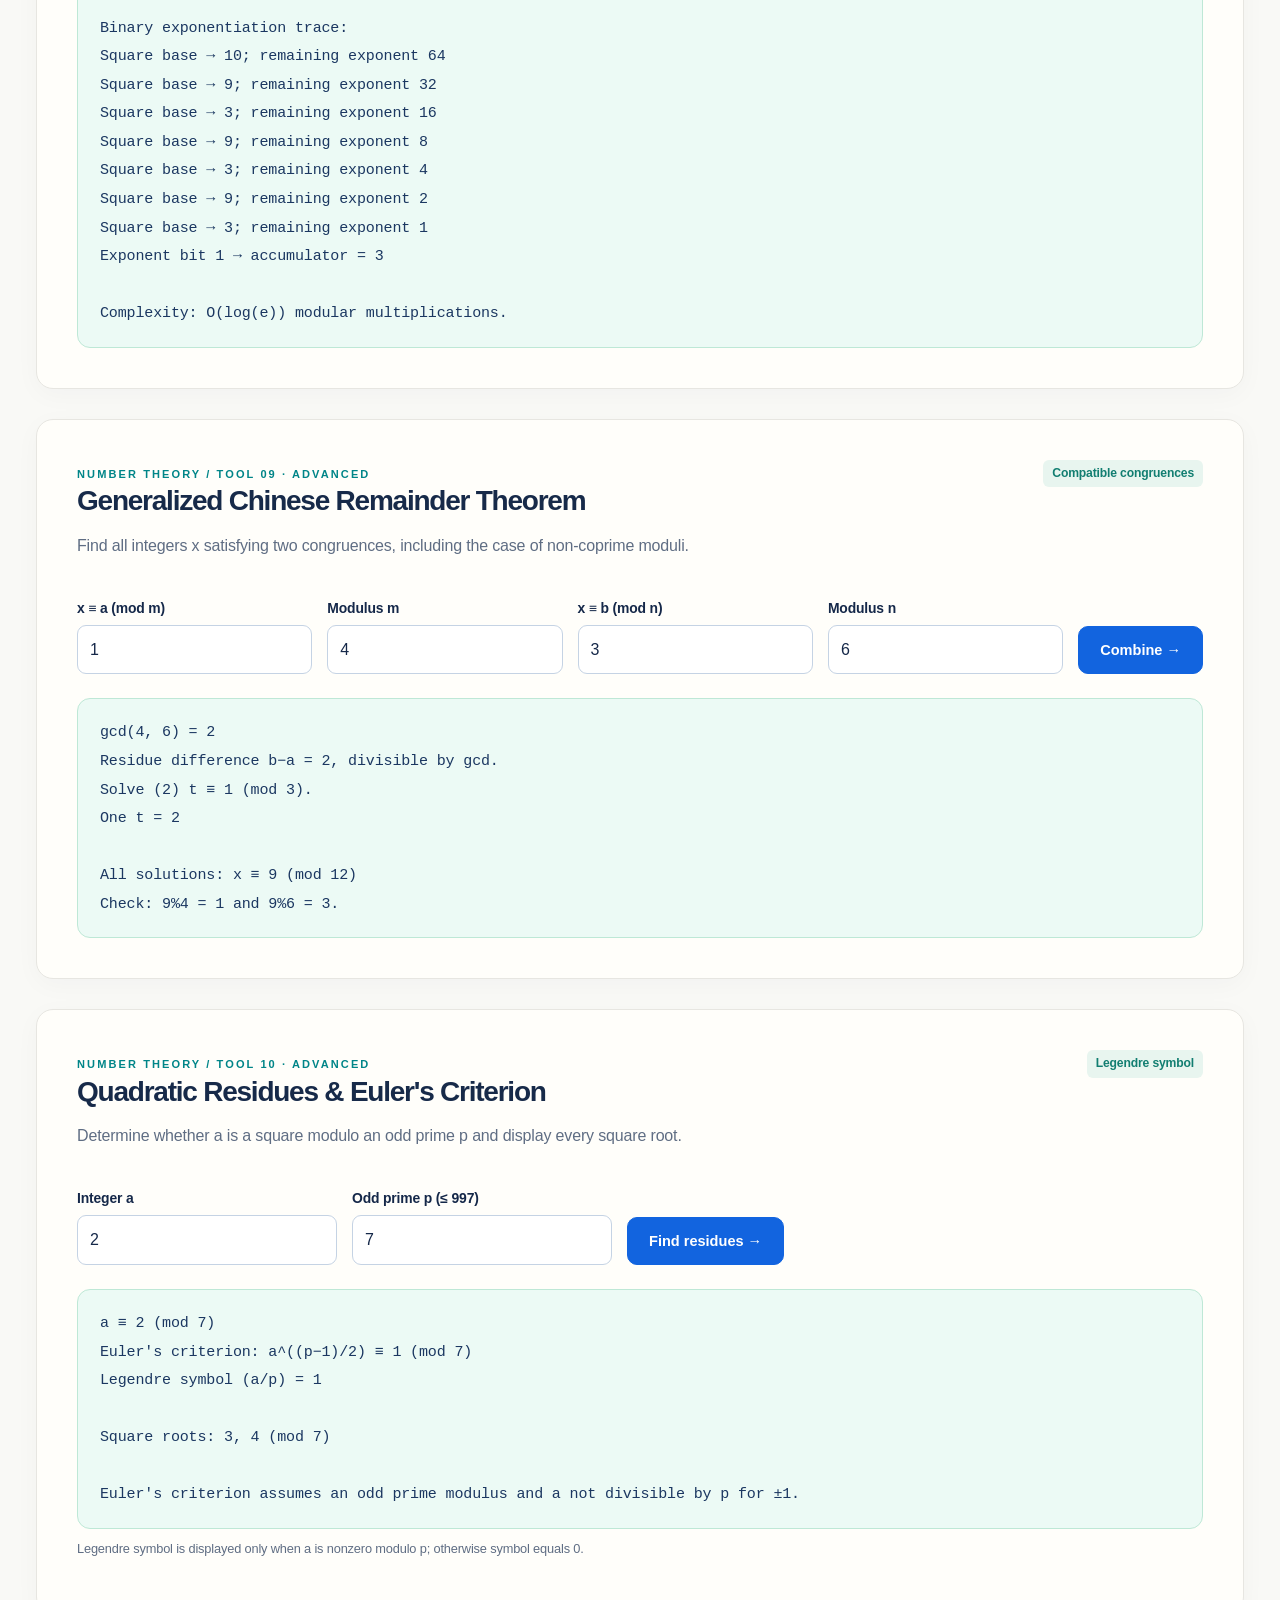
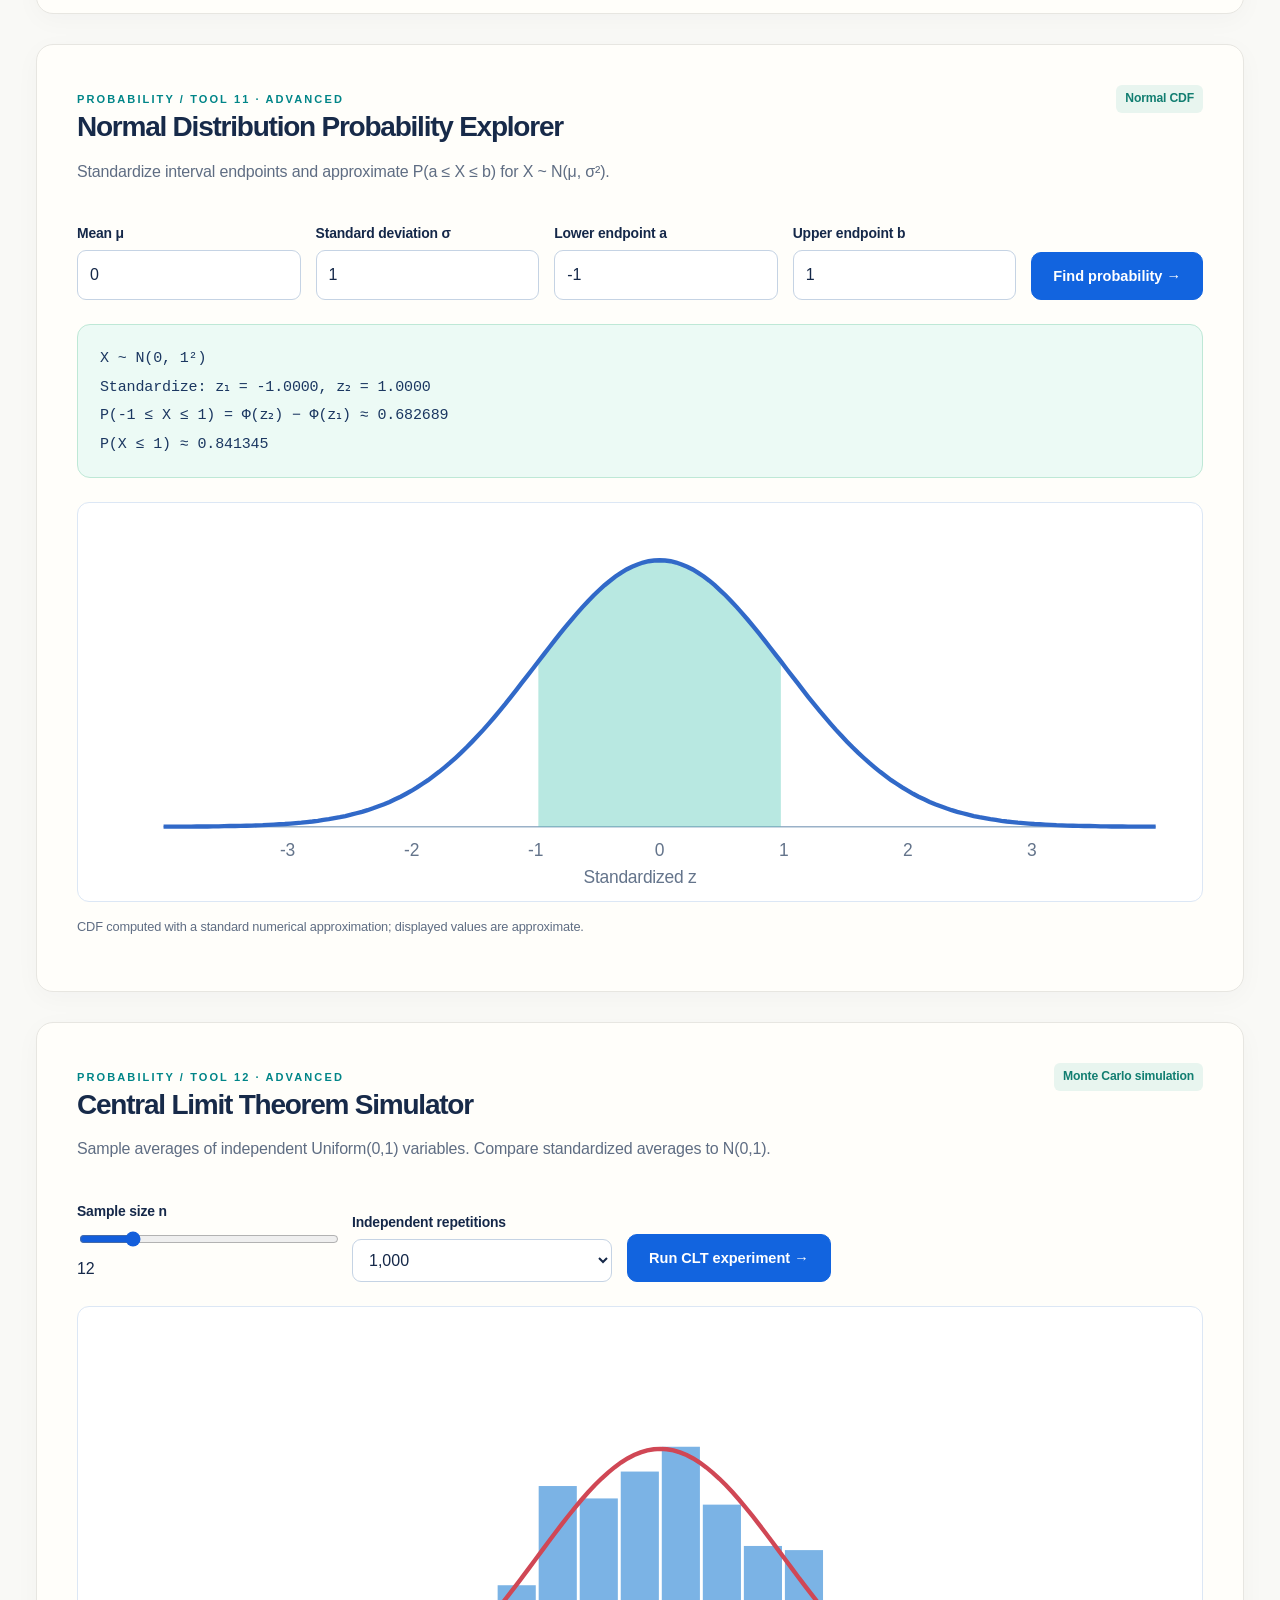
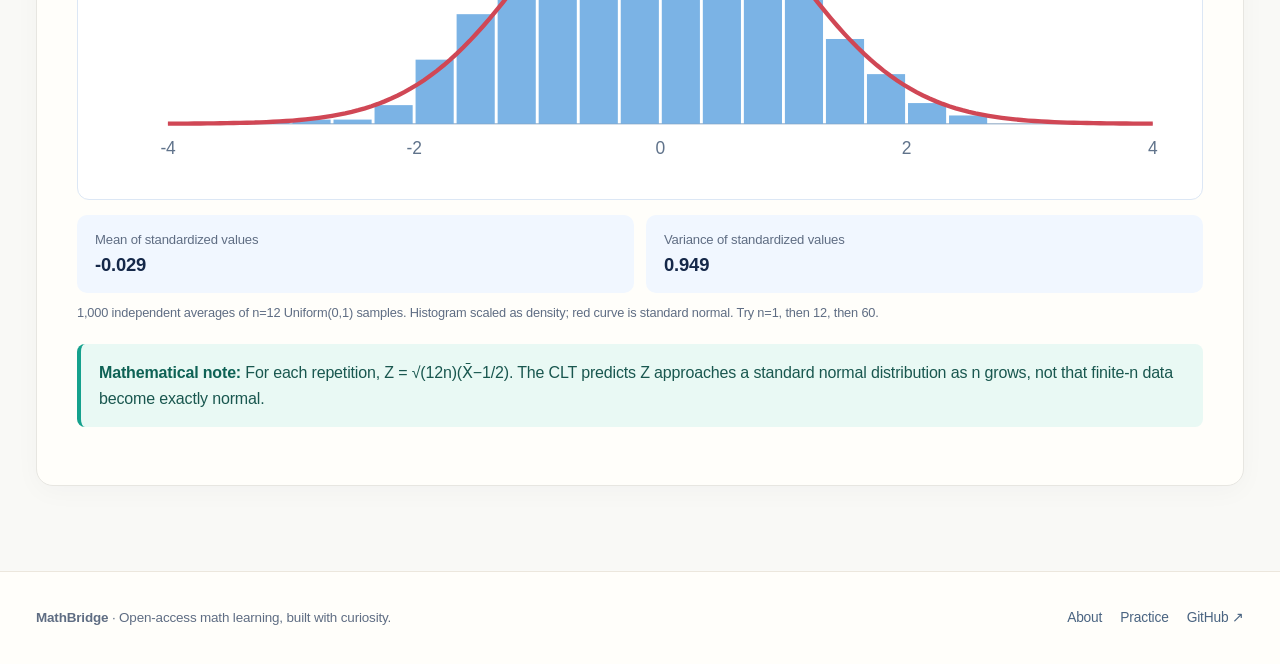
<file: math-lab.html>
<!DOCTYPE html>

<html lang="en">
<head>
<meta charset="utf-8"/>
<meta content="width=device-width,initial-scale=1" name="viewport"/>
<meta content="Twelve mathematics tools, including Euler totients, modular powers, generalized CRT, quadratic residues, normal probabilities and the central limit theorem." name="description"/>
<meta content="#172f50" name="theme-color"/>
<title>Math Lab | MathBridge</title>
<link href="./css/style.css" rel="stylesheet"/>
<script defer="" src="./js/app.js"></script>
<script defer="" src="./js/math-lab.js"></script>
<script defer="" src="./js/advanced-lab.js"></script>
<link href="./assets/favicon.svg" rel="icon" type="image/svg+xml"/></head>
<body>
<a class="skip-link" href="#main">Skip to content</a>
<header class="site-header">
<div class="container nav">
<a aria-label="MathBridge home" class="brand" href="./index.html"><span aria-hidden="true" class="brand-mark">Σ</span> MathBridge</a>
<button aria-controls="site-nav" aria-expanded="false" class="nav-toggle" type="button">☰ Menu</button>
<nav aria-label="Main navigation" class="nav-links" id="site-nav">
<a href="./index.html">Home</a>
<a href="./learn.html">Learn</a>
<a aria-current="page" href="./math-lab.html">Math Lab</a>
<a href="./practice.html">Practice</a>
<a href="./about.html">About</a>
</nav>
<a class="nav-start" href="./learn.html">Start learning <span aria-hidden="true">↗</span></a></div>
</header>
<main id="main">
<section class="editorial-hero lab-hero"><div class="container editorial-hero-grid"><div class="hero-copy"><span class="eyebrow">EXPLORE · EXPERIMENT · DISCOVER</span><h1>Try the math.<br/><span class="underline-accent">See it work.</span></h1><p class="lead">Twelve interactive tools. Change the inputs, investigate patterns, and see the mathematics behind each answer.</p><div class="hero-actions"><a class="button" href="#lab-tools">Explore tools ↓</a><a class="button button-secondary" href="./practice.html">Practice a problem</a></div></div><div aria-label="Handmade notebook-style collage of mathematics diagrams and learning notes" class="note-collage collage-lab" role="img">
<div class="paper-note note-grid"><span class="tape"></span><span class="note-center">Change the inputs.<br/><strong>See what happens.</strong></span><span class="stroke"></span></div>
<div class="paper-note note-mint"><svg aria-hidden="true" viewbox="0 0 155 96"><path d="M30 77 L30 24 L91 14 L122 43 L122 88 L62 88 Z M30 24 L62 55 L122 43 M62 55 V88 M91 14 L62 55" fill="none" stroke="#173454" stroke-linejoin="round" stroke-width="3"></path></svg><span>Try · Observe · Discover</span></div>
<div class="paper-note note-yellow"><svg aria-hidden="true" viewbox="0 0 160 95"><path d="M15 72 H145 M80 91 V8 M24 27 Q80 140 135 27" fill="none" stroke="#152e50" stroke-linecap="round" stroke-width="4"></path></svg><span>Patterns everywhere ↗</span></div>
<div class="paper-note note-pink"><svg aria-hidden="true" viewbox="0 0 180 90"><circle cx="72" cy="45" fill="none" r="36" stroke="#173454" stroke-width="4"></circle><circle cx="110" cy="45" fill="none" r="36" stroke="#173454" stroke-width="4"></circle><text x="54" y="53">A</text><text x="124" y="53">B</text></svg><span>Different ideas.<br/>Fresh views.</span></div>
<div class="paper-note note-purple"><svg aria-hidden="true" viewbox="0 0 170 95"><path d="M30 79 L30 14 L139 79 Z" fill="none" stroke="#173454" stroke-width="4"></path><text x="16" y="54">a</text><text x="80" y="93">b</text><text x="93" y="38">c</text></svg><span>Practice · Build · Improve</span></div>
<div aria-hidden="true" class="collage-scribble">you can do this! <span>✳</span></div></div></div></section>
<section class="container section-heading lab-explore-heading"><div><span class="eyebrow">THE MATH LAB</span><h2>Pick a tool and experiment.</h2><p>Every tool below opens a real interactive calculator or simulation.</p></div></section><section aria-label="Browse interactive math tools" class="container tool-gallery"><a class="tool-gallery-card" href="#euclidean"><img alt="" loading="lazy" src="./assets/lesson-art/nt-gcd.svg"/><span class="micro-label">Core</span><strong>Euclidean Algorithm Explorer</strong><p>Repeated division, shown step by step.</p><span class="tool-gallery-link">Open tool →</span></a><a class="tool-gallery-card" href="#extended"><img alt="" loading="lazy" src="./assets/lesson-art/nt-bezout.svg"/><span class="micro-label">Core</span><strong>Extended Euclidean Algorithm</strong><p>Find Bézout coefficients from remainder steps.</p><span class="tool-gallery-link">Open tool →</span></a><a class="tool-gallery-card" href="#diophantine"><img alt="" loading="lazy" src="./assets/lesson-art/nt-diophantine.svg"/><span class="micro-label">Core</span><strong>Linear Diophantine Solver</strong><p>Find all integer solutions to ax + by = c.</p><span class="tool-gallery-link">Open tool →</span></a><a class="tool-gallery-card" href="#inverse"><img alt="" loading="lazy" src="./assets/lesson-art/nt-inverses.svg"/><span class="micro-label">Core</span><strong>Modular Inverse Calculator</strong><p>Determine when a modular inverse exists.</p><span class="tool-gallery-link">Open tool →</span></a><a class="tool-gallery-card" href="#binomial"><img alt="" loading="lazy" src="./assets/lesson-art/pr-binomial.svg"/><span class="micro-label">Core</span><strong>Binomial Distribution</strong><p>Explore probability bars as n and p change.</p><span class="tool-gallery-link">Open tool →</span></a><a class="tool-gallery-card" href="#lln"><img alt="" loading="lazy" src="./assets/lesson-art/pr-lln.svg"/><span class="micro-label">Core</span><strong>Law of Large Numbers</strong><p>Watch sample proportions approach their mean.</p><span class="tool-gallery-link">Open tool →</span></a><a class="tool-gallery-card" href="#totient"><img alt="" loading="lazy" src="./assets/lesson-art/nt-arith-func.svg"/><span class="micro-label">Advanced</span><strong>Euler Totient &amp; Divisor Functions</strong><p>Explore φ, τ, σ, and Möbius functions.</p><span class="tool-gallery-link">Open tool →</span></a><a class="tool-gallery-card" href="#modpow"><img alt="" loading="lazy" src="./assets/lesson-art/nt-fermat.svg"/><span class="micro-label">Advanced</span><strong>Fast Modular Exponentiation</strong><p>Compute powers with repeated squaring.</p><span class="tool-gallery-link">Open tool →</span></a><a class="tool-gallery-card" href="#crt"><img alt="" loading="lazy" src="./assets/lesson-art/nt-crt.svg"/><span class="micro-label">Advanced</span><strong>Generalized CRT Solver</strong><p>Combine congruences, even when moduli overlap.</p><span class="tool-gallery-link">Open tool →</span></a><a class="tool-gallery-card" href="#quadratic"><img alt="" loading="lazy" src="./assets/lesson-art/nt-quadratic.svg"/><span class="micro-label">Advanced</span><strong>Quadratic Residue Explorer</strong><p>Find square roots and Legendre symbols.</p><span class="tool-gallery-link">Open tool →</span></a><a class="tool-gallery-card" href="#normal"><img alt="" loading="lazy" src="./assets/lesson-art/pr-normal.svg"/><span class="micro-label">Advanced</span><strong>Normal Distribution Explorer</strong><p>Compute areas under the bell curve.</p><span class="tool-gallery-link">Open tool →</span></a><a class="tool-gallery-card" href="#clt"><img alt="" loading="lazy" src="./assets/lesson-art/pr-clt.svg"/><span class="micro-label">Advanced</span><strong>Central Limit Theorem Simulator</strong><p>Compare sample means with the normal limit.</p><span class="tool-gallery-link">Open tool →</span></a></section><div aria-label="Jump to a math tool" class="container lab-menu" id="lab-tools">
<a href="#euclidean">GCD</a><a href="#extended">Extended Euclid</a>
<a href="#diophantine">Integer equations</a><a href="#inverse">Modular inverse</a>
<a href="#binomial">Binomial</a><a href="#lln">Law of Large Numbers</a>
<a href="#totient">Euler φ</a><a href="#modpow">Modular powers</a><a href="#crt">CRT</a><a href="#quadratic">Quadratic residues</a><a href="#normal">Normal CDF</a><a href="#clt">CLT simulator</a>
</div>
<div class="container lab-stack">
<section aria-labelledby="gcd-title" class="lab-card" id="euclidean"><div class="lab-heading"><div><span class="eyebrow">Number Theory / Tool 01</span><h2 id="gcd-title">Euclidean Algorithm Explorer</h2><p>Find the GCD and a pair of Bézout coefficients for two positive integers.</p></div><span class="tag">Step-by-step</span></div>
<form id="gcd-form"><div class="field-row"><div class="field"><label for="gcd-a">First integer (a)</label><input id="gcd-a" max="1000000000" min="1" required="" step="1" type="number" value="252"/></div><div class="field"><label for="gcd-b">Second integer (b)</label><input id="gcd-b" max="1000000000" min="1" required="" step="1" type="number" value="105"/></div><button class="button" type="submit">Show steps →</button></div></form>
<div aria-live="polite" class="result" id="gcd-output" role="status"></div><p class="field-hint">Try 252 and 105, or enter any positive integers up to 1,000,000,000.</p>
</section>
<section aria-labelledby="extended-title" class="lab-card" id="extended">
<div class="lab-heading"><div><span class="eyebrow">Number Theory / Tool 02</span><h2 id="extended-title">Extended Euclidean Algorithm</h2>
<p>Track the remainders and Bézout coefficients to construct integers x, y satisfying ax + by = gcd(a, b).</p></div><span class="tag">Coefficient table</span></div>
<form class="field-row" id="extended-form">
<div class="field"><label for="ext-a">Integer a</label><input id="ext-a" max="1000000000" min="-1000000000" required="" step="1" type="number" value="240"/></div>
<div class="field"><label for="ext-b">Integer b</label><input id="ext-b" max="1000000000" min="-1000000000" required="" step="1" type="number" value="46"/></div>
<button class="button" type="submit">Find coefficients →</button>
</form>
<div aria-live="polite" class="result" id="extended-output" role="status"></div>
<div aria-live="polite" class="coefficient-table-wrap" id="extended-table-wrap"></div>
<p class="field-hint">Try 240, 46 to see 240(−9) + 46(47) = 2. Negative integers and zero are supported (except a = b = 0).</p>
</section>
<section aria-labelledby="dio-title" class="lab-card" id="diophantine">
<div class="lab-heading"><div><span class="eyebrow">Number Theory / Tool 03</span><h2 id="dio-title">Linear Diophantine Equation Solver</h2>
<p>Solve ax + by = c over the integers. Find a particular solution, then describe every integer solution using a parameter t.</p></div><span class="tag">All solutions</span></div>
<form class="field-row" id="dio-form">
<div class="field"><label for="dio-a">Coefficient a</label><input id="dio-a" max="1000000000" min="-1000000000" required="" step="1" type="number" value="35"/></div>
<div class="field"><label for="dio-b">Coefficient b</label><input id="dio-b" max="1000000000" min="-1000000000" required="" step="1" type="number" value="22"/></div>
<div class="field"><label for="dio-c">Constant c</label><input id="dio-c" max="1000000000" min="-1000000000" required="" step="1" type="number" value="1"/></div>
<button class="button" type="submit">Solve equation →</button>
</form>
<div aria-live="polite" class="result" id="dio-output" role="status"></div>
<p class="field-hint">The equation has integer solutions precisely when gcd(a,b) divides c, with a special case when a=b=0.</p>
</section>
<section aria-labelledby="inverse-title" class="lab-card" id="inverse"><div class="lab-heading"><div><span class="eyebrow">Number Theory / Tool 04</span><h2 id="inverse-title">Modular Inverse Calculator</h2><p>Find x such that ax ≡ 1 (mod m), or see why no inverse exists.</p></div><span class="tag">Extended Euclid</span></div>
<form id="inverse-form"><div class="field-row"><div class="field"><label for="inv-a">Integer (a)</label><input id="inv-a" max="1000000000" min="-1000000000" required="" step="1" type="number" value="3"/></div><div class="field"><label for="inv-m">Modulus (m)</label><input id="inv-m" max="1000000000" min="2" required="" step="1" type="number" value="11"/></div><button class="button" type="submit">Find inverse →</button></div></form>
<div aria-live="polite" class="result" id="inverse-output" role="status"></div><p class="field-hint">The inverse exists exactly when gcd(a, m) = 1. Modulus must be at least 2.</p>
</section>
<section aria-labelledby="binomial-title" class="lab-card" id="binomial"><div class="lab-heading"><div><span class="eyebrow">Probability / Tool 05</span><h2 id="binomial-title">Binomial Distribution Explorer</h2><p>Move the sliders to visualize the probability of exactly k successes in n independent trials.</p></div><span class="tag">Live visualization</span></div>
<div class="field-row"><div class="field"><label for="bin-n">Number of trials (n): <output for="bin-n" id="n-value">10</output></label><input id="bin-n" max="30" min="1" step="1" type="range" value="10"/></div><div class="field"><label for="bin-p">Success probability (p): <output for="bin-p" id="p-value">0.50</output></label><input id="bin-p" max="1" min="0" step="0.05" type="range" value="0.5"/></div><div class="field"><label for="bin-k">Highlight successes (k)</label><input id="bin-k" max="10" min="0" step="1" type="number" value="5"/></div></div>
<div class="plot-wrap"><svg aria-label="Binomial probability bar chart" id="bin-chart" role="img" viewbox="0 0 760 320"></svg></div>
<div class="stats-row"><div class="mini-stat"><span>Expected value E[X]</span><strong id="bin-mean">5.00</strong></div><div class="mini-stat"><span>Variance Var(X)</span><strong id="bin-variance">2.50</strong></div><div class="mini-stat"><span>P(X = k)</span><strong id="bin-probability">0.2461</strong></div></div>
<p aria-live="polite" class="field-hint" id="bin-summary">For n = 10 and p = 0.50, the probability of exactly 5 successes is 0.2461.</p>
</section>
<section aria-labelledby="lln-title" class="lab-card" id="lln">
<div class="lab-heading"><div><span class="eyebrow">Probability / Tool 06</span><h2 id="lln-title">Law of Large Numbers Simulator</h2>
<p>Generate independent Bernoulli trials. Watch the observed proportion of successes fluctuate and (typically) stabilize near the true probability p as the sample grows.</p></div><span class="tag">Random simulation</span></div>
<div class="field-row">
<div class="field"><label for="lln-p">True success probability p: <output for="lln-p" id="lln-p-value">0.60</output></label><input id="lln-p" max="1" min="0" step="0.05" type="range" value="0.60"/></div>
<div class="field"><label for="lln-trials">Trials per run</label><select id="lln-trials"><option value="100">100 trials</option><option selected="" value="500">500 trials</option><option value="1000">1,000 trials</option><option value="5000">5,000 trials</option></select></div>
<button class="button" id="lln-run" type="button">Run simulation →</button>
<button class="button button-secondary" id="lln-add" type="button">Add 100 trials</button>
<button class="button button-secondary" id="lln-reset" type="button">Reset</button>
</div>
<div class="plot-wrap"><svg aria-label="Running observed success rate versus trial count and true probability" id="lln-chart" role="img" viewbox="0 0 760 360"></svg></div>
<div class="stats-row">
<div class="mini-stat"><span>Trials</span><strong id="lln-n">0</strong></div>
<div class="mini-stat"><span>Successes</span><strong id="lln-successes">0</strong></div>
<div class="mini-stat"><span>Observed proportion</span><strong id="lln-proportion">—</strong></div>
<div class="mini-stat"><span>Difference from p</span><strong id="lln-error">—</strong></div>
</div>
<p aria-live="polite" class="field-hint" id="lln-summary" role="status">Click “Run simulation” to start an independent sequence of random trials.</p>
<div class="note"><strong>What the theorem means:</strong> For independent Bernoulli trials with fixed probability p, the sample proportion converges to p in probability (and, in fact, almost surely). A single finite run may still wander away from p. Changing p resets the current experiment.</div>
</section>
<!-- Version 2.3 advanced interactive mathematics tools -->
<section aria-labelledby="totient-title" class="lab-card" id="totient">
<div class="lab-heading"><div><span class="eyebrow">Number Theory / Tool 07 · Advanced</span><h2 id="totient-title">Euler Totient &amp; Divisor Explorer</h2><p>Factor n and compute φ(n), τ(n), σ(n), and the sum of the Möbius function across divisors.</p></div><span class="tag">Arithmetic functions</span></div>
<form class="field-row" id="totient-form"><div class="field"><label for="totient-n">Positive integer n</label><input id="totient-n" max="1000000000" min="1" required="" step="1" type="number" value="360"/></div><button class="button" type="submit">Explore factors →</button></form>
<div aria-live="polite" class="result" id="totient-output"></div><p class="field-hint">Valid for 1 ≤ n ≤ 1,000,000,000; calculated by integer prime factorization.</p>
</section>
<section aria-labelledby="modpow-title" class="lab-card" id="modpow">
<div class="lab-heading"><div><span class="eyebrow">Number Theory / Tool 08 · Advanced</span><h2 id="modpow-title">Fast Modular Exponentiation</h2><p>Compute a^e modulo m using binary exponentiation, without ever expanding a giant power.</p></div><span class="tag">Repeated squaring</span></div>
<form class="field-row" id="modpow-form"><div class="field"><label for="pow-a">Base a</label><input id="pow-a" required="" step="1" type="number" value="7"/></div><div class="field"><label for="pow-e">Exponent e ≥ 0</label><input id="pow-e" max="1000000000000" min="0" required="" step="1" type="number" value="128"/></div><div class="field"><label for="pow-m">Modulus m ≥ 2</label><input id="pow-m" max="1000000000" min="2" required="" step="1" type="number" value="13"/></div><button class="button" type="submit">Calculate →</button></form>
<div aria-live="polite" class="result" id="modpow-output"></div>
</section>
<section aria-labelledby="crt-title" class="lab-card" id="crt">
<div class="lab-heading"><div><span class="eyebrow">Number Theory / Tool 09 · Advanced</span><h2 id="crt-title">Generalized Chinese Remainder Theorem</h2><p>Find all integers x satisfying two congruences, including the case of non-coprime moduli.</p></div><span class="tag">Compatible congruences</span></div>
<form class="field-row" id="crt-form"><div class="field"><label for="crt-a">x ≡ a (mod m)</label><input id="crt-a" required="" step="1" type="number" value="1"/></div><div class="field"><label for="crt-m">Modulus m</label><input id="crt-m" max="1000000000" min="2" required="" type="number" value="4"/></div><div class="field"><label for="crt-b">x ≡ b (mod n)</label><input id="crt-b" required="" step="1" type="number" value="3"/></div><div class="field"><label for="crt-n">Modulus n</label><input id="crt-n" max="1000000000" min="2" required="" type="number" value="6"/></div><button class="button" type="submit">Combine →</button></form>
<div aria-live="polite" class="result" id="crt-output"></div>
</section>
<section aria-labelledby="quadratic-title" class="lab-card" id="quadratic">
<div class="lab-heading"><div><span class="eyebrow">Number Theory / Tool 10 · Advanced</span><h2 id="quadratic-title">Quadratic Residues &amp; Euler's Criterion</h2><p>Determine whether a is a square modulo an odd prime p and display every square root.</p></div><span class="tag">Legendre symbol</span></div>
<form class="field-row" id="quadratic-form"><div class="field"><label for="qr-a">Integer a</label><input id="qr-a" required="" step="1" type="number" value="2"/></div><div class="field"><label for="qr-p">Odd prime p (≤ 997)</label><input id="qr-p" max="997" min="3" required="" step="1" type="number" value="7"/></div><button class="button" type="submit">Find residues →</button></form>
<div aria-live="polite" class="result" id="quadratic-output"></div><p class="field-hint">Legendre symbol is displayed only when a is nonzero modulo p; otherwise symbol equals 0.</p>
</section>
<section aria-labelledby="normal-title" class="lab-card" id="normal">
<div class="lab-heading"><div><span class="eyebrow">Probability / Tool 11 · Advanced</span><h2 id="normal-title">Normal Distribution Probability Explorer</h2><p>Standardize interval endpoints and approximate P(a ≤ X ≤ b) for X ~ N(μ, σ²).</p></div><span class="tag">Normal CDF</span></div>
<form class="field-row" id="normal-form"><div class="field"><label for="normal-mu">Mean μ</label><input id="normal-mu" required="" step="any" type="number" value="0"/></div><div class="field"><label for="normal-sigma">Standard deviation σ</label><input id="normal-sigma" min="0.000001" required="" step="any" type="number" value="1"/></div><div class="field"><label for="normal-a">Lower endpoint a</label><input id="normal-a" required="" step="any" type="number" value="-1"/></div><div class="field"><label for="normal-b">Upper endpoint b</label><input id="normal-b" required="" step="any" type="number" value="1"/></div><button class="button" type="submit">Find probability →</button></form>
<div aria-live="polite" class="result" id="normal-output"></div><div class="plot-wrap"><svg aria-label="Normal density curve with highlighted probability interval" id="normal-chart" role="img" viewbox="0 0 760 260"></svg></div>
<p class="field-hint">CDF computed with a standard numerical approximation; displayed values are approximate.</p>
</section>
<section aria-labelledby="clt-title" class="lab-card" id="clt">
<div class="lab-heading"><div><span class="eyebrow">Probability / Tool 12 · Advanced</span><h2 id="clt-title">Central Limit Theorem Simulator</h2><p>Sample averages of independent Uniform(0,1) variables. Compare standardized averages to N(0,1).</p></div><span class="tag">Monte Carlo simulation</span></div>
<div class="field-row"><div class="field"><label for="clt-n">Sample size n</label><input id="clt-n" max="60" min="1" step="1" type="range" value="12"/><output id="clt-n-value">12</output></div><div class="field"><label for="clt-reps">Independent repetitions</label><select id="clt-reps"><option value="250">250</option><option selected="" value="1000">1,000</option><option value="2500">2,500</option></select></div><button class="button" id="clt-run" type="button">Run CLT experiment →</button></div>
<div class="plot-wrap"><svg aria-label="Histogram of standardized sample means compared with the standard normal density" id="clt-chart" role="img" viewbox="0 0 760 325"></svg></div>
<div class="stats-row"><div class="mini-stat"><span>Mean of standardized values</span><strong id="clt-mean">—</strong></div><div class="mini-stat"><span>Variance of standardized values</span><strong id="clt-variance">—</strong></div></div><p aria-live="polite" class="field-hint" id="clt-summary">Press Run to generate independent samples. Bars are simulated; the red curve is the standard normal density.</p>
<div class="note"><strong>Mathematical note:</strong> For each repetition, Z = √(12n)(X̄−1/2). The CLT predicts Z approaches a standard normal distribution as n grows, not that finite-n data become exactly normal.</div>
</section>
</div>
</main>
<footer class="site-footer">
<div class="container footer-inner">
<p><strong>MathBridge</strong> · Open-access math learning, built with curiosity.</p>
<div class="footer-links">
<a href="./about.html">About</a>
<a href="./practice.html">Practice</a>
<a href="https://github.com/yanjiahuang722/mathbridge" rel="noopener noreferrer" target="_blank">GitHub ↗</a>
</div>
</div>
</footer>
</body>
</html>
</file>
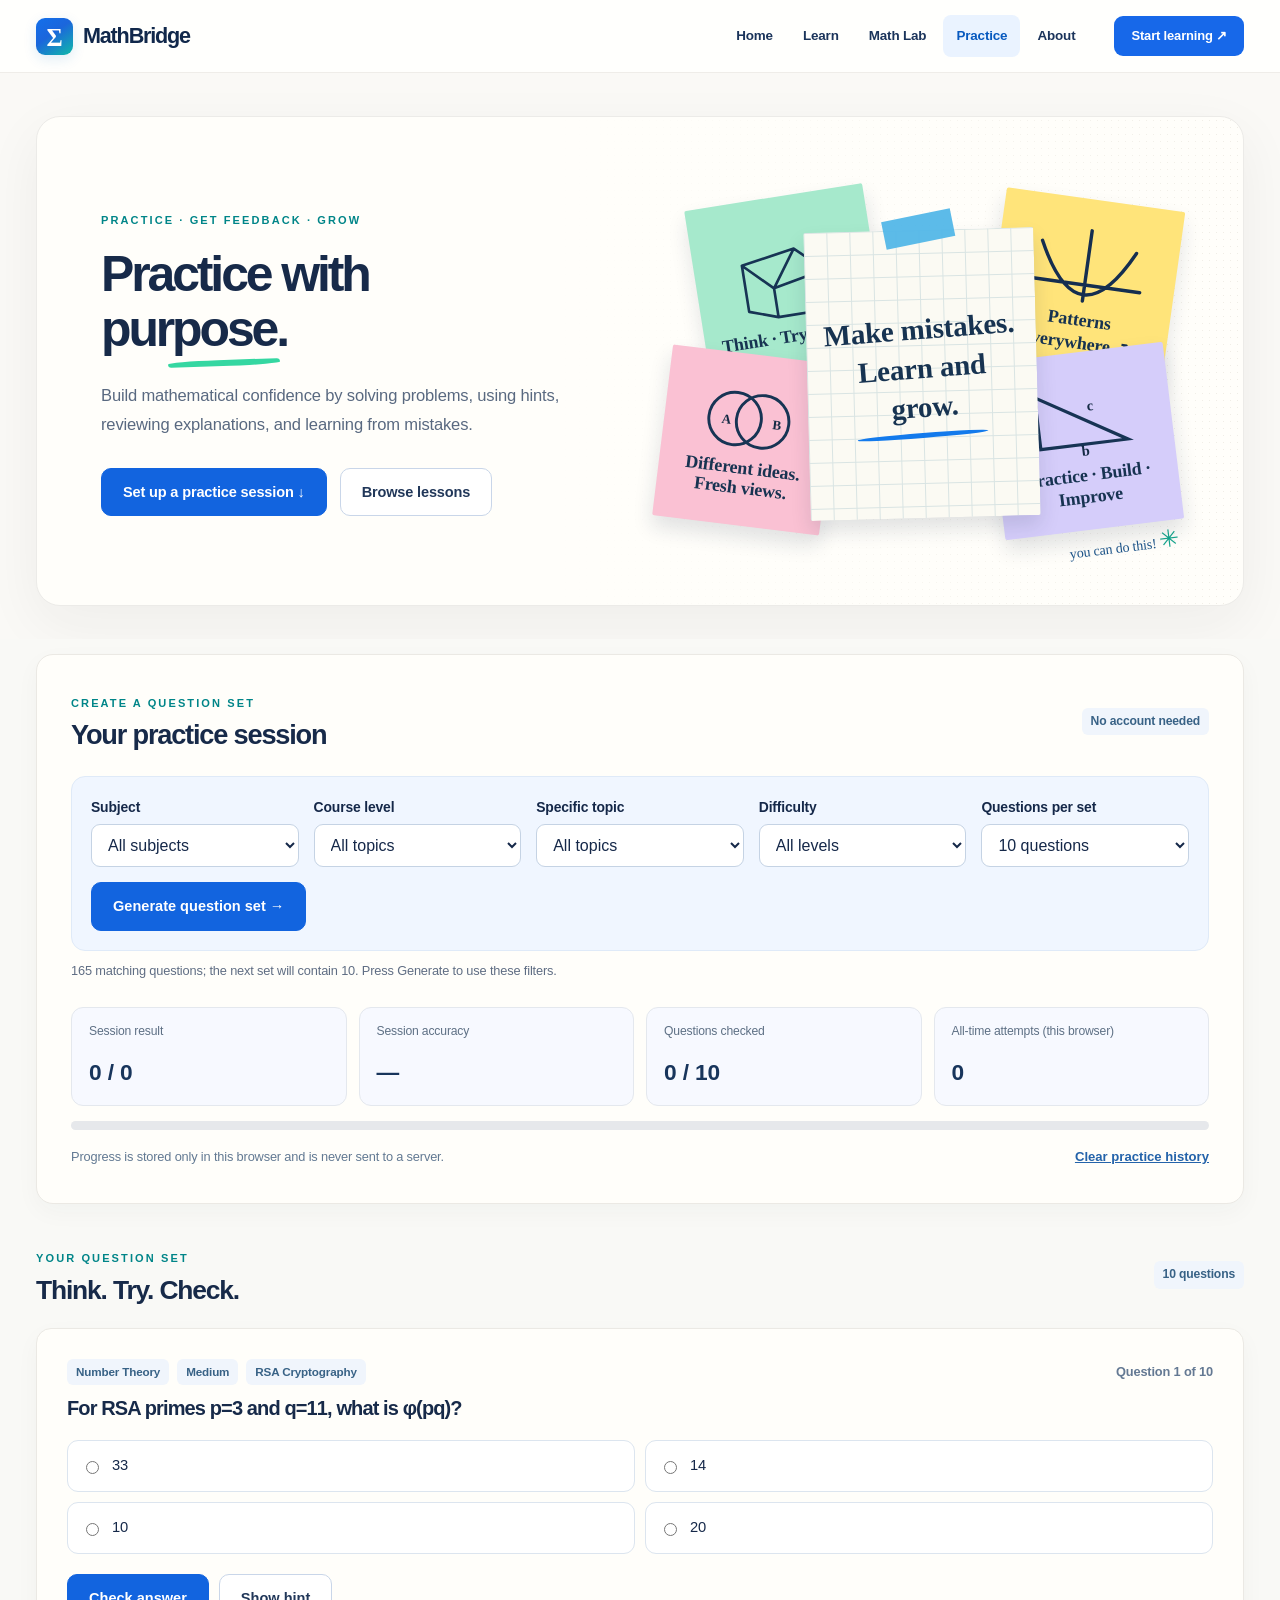
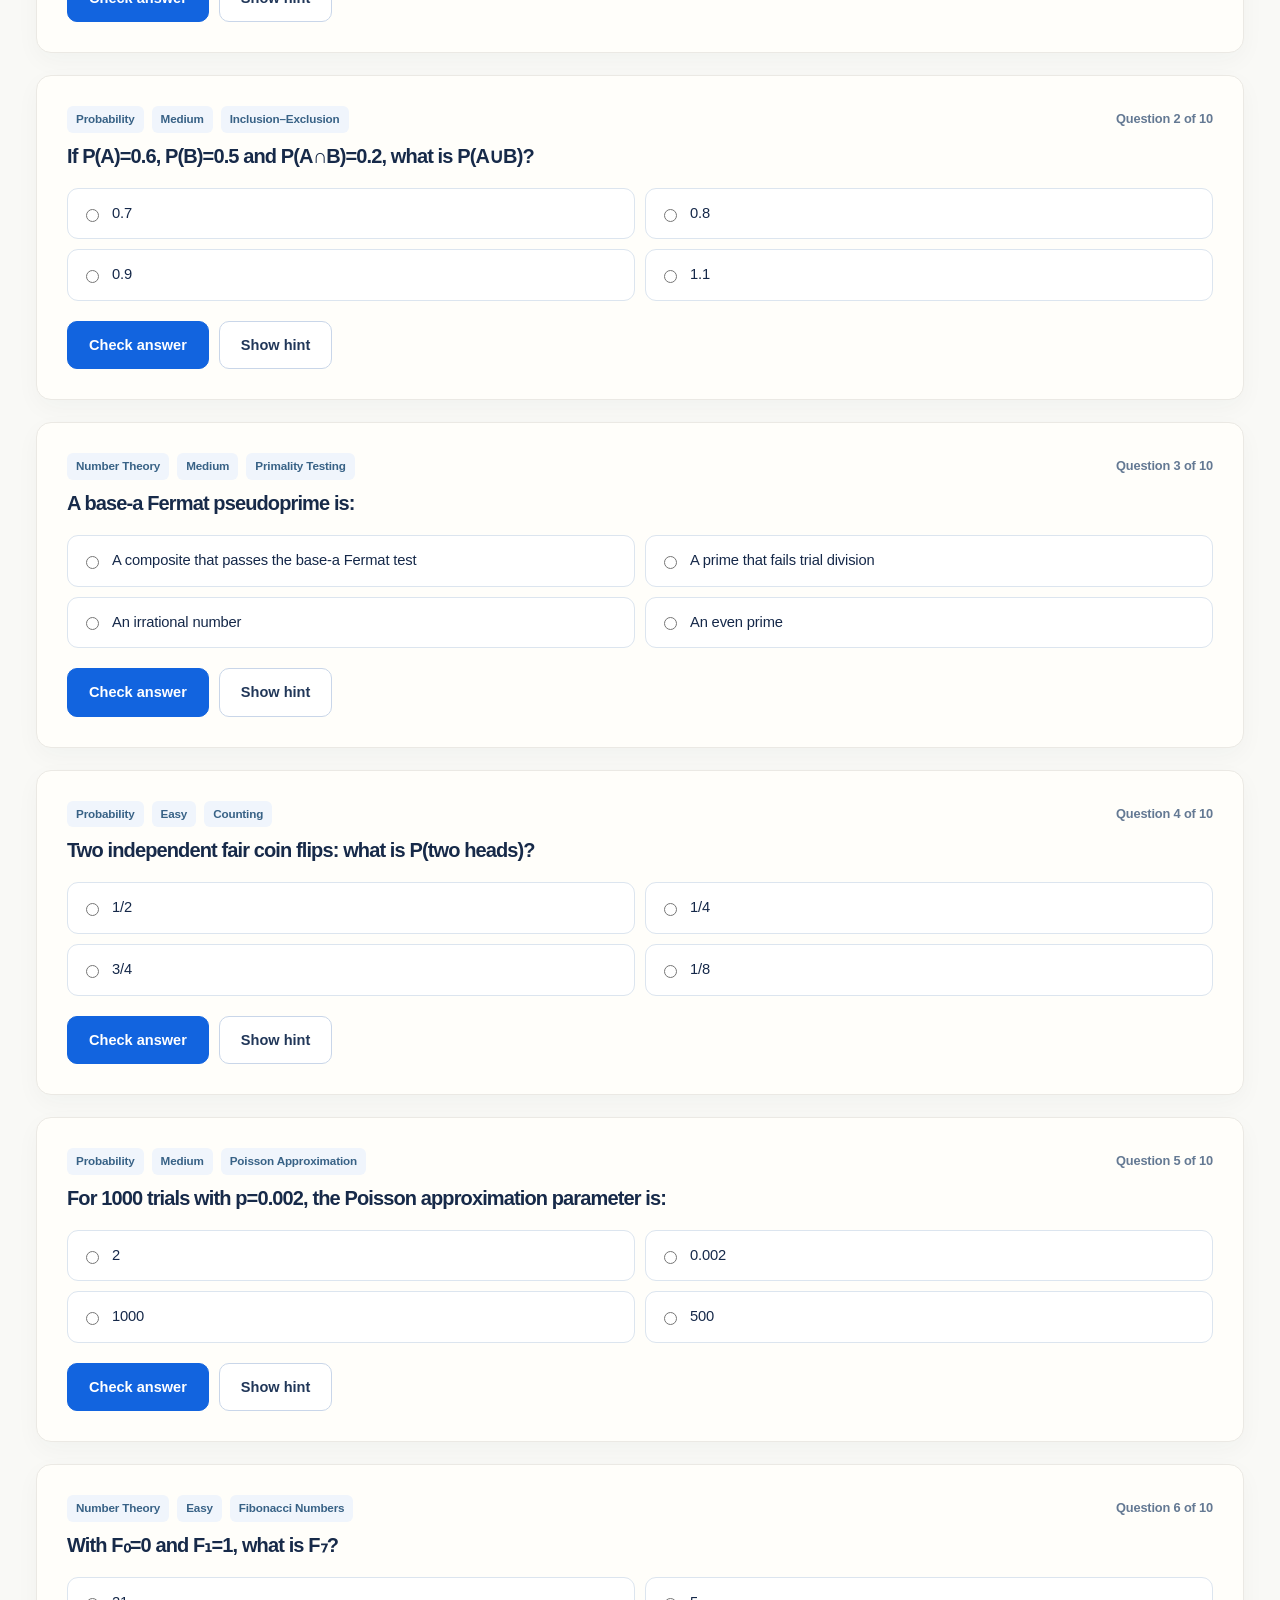
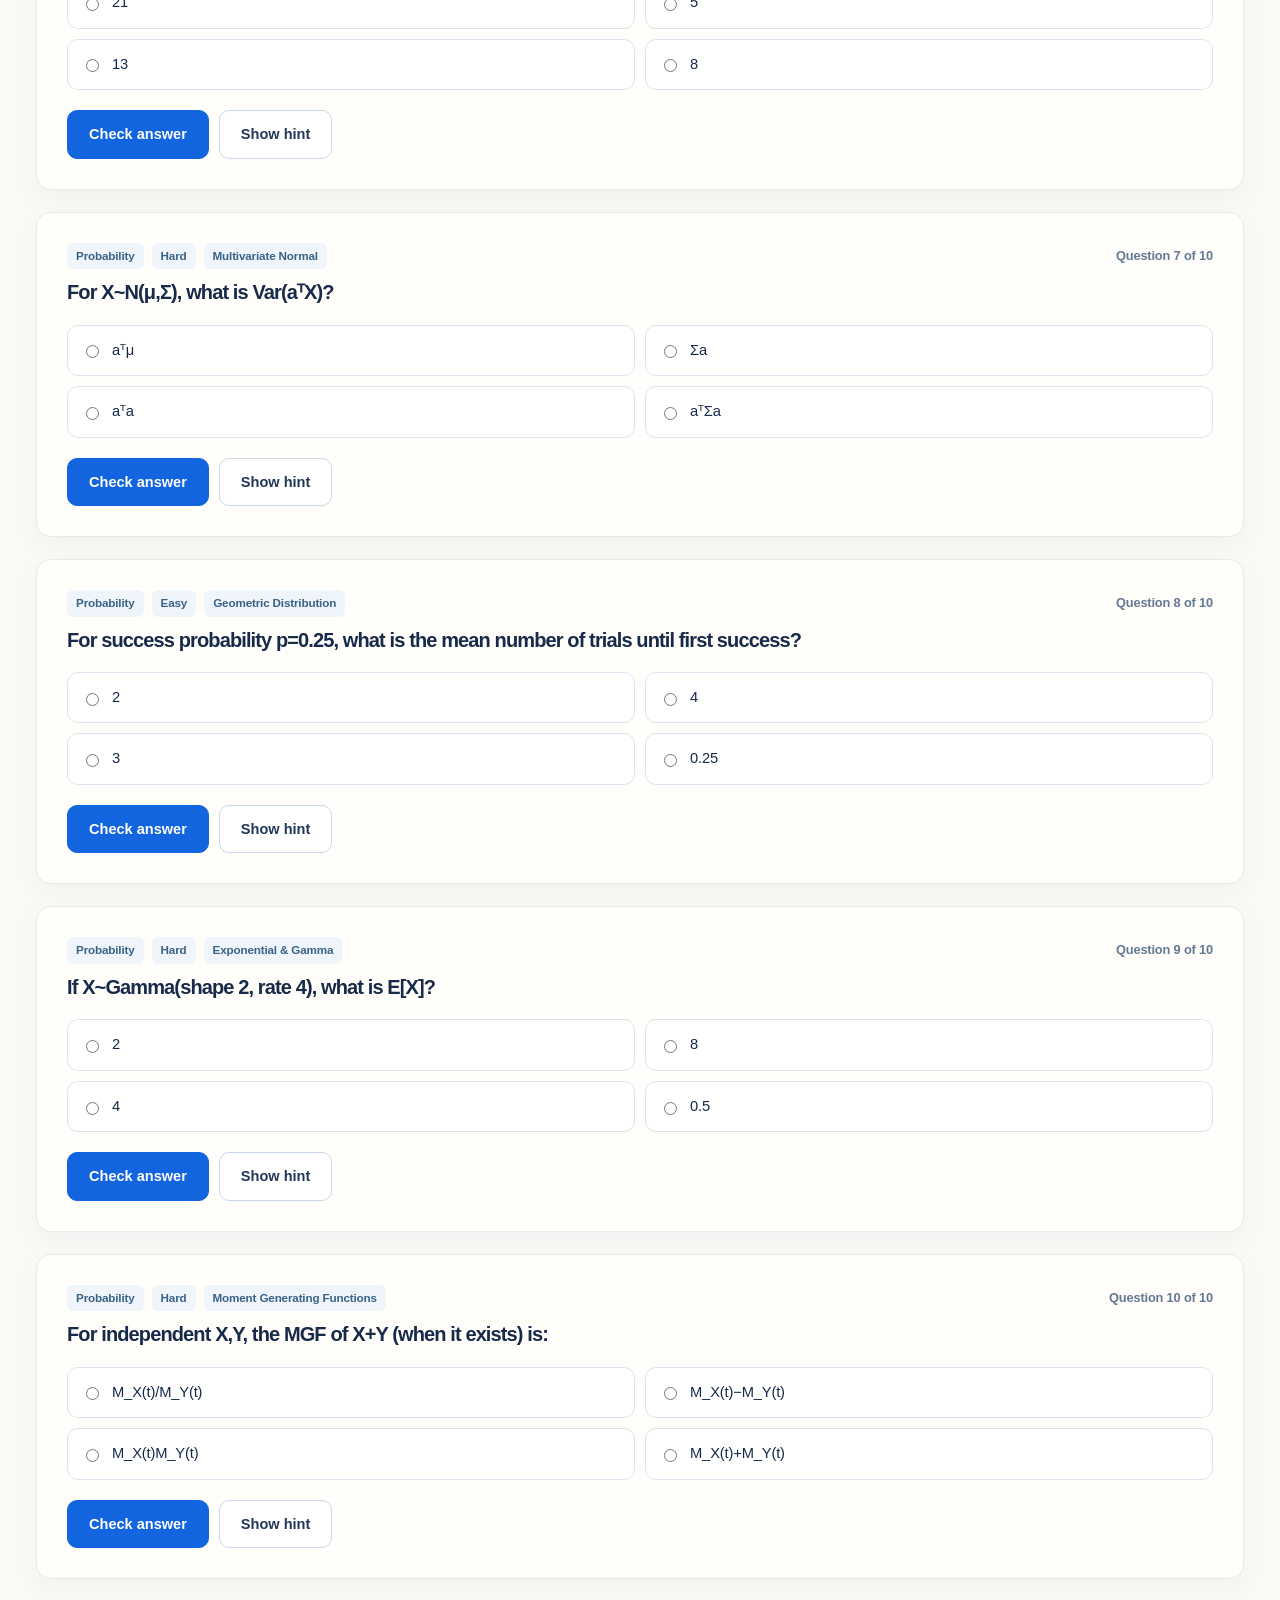
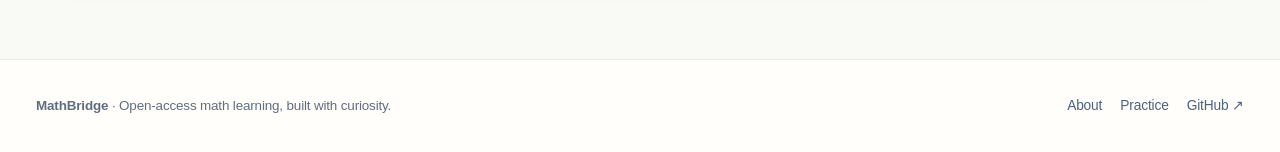
<file: practice.html>
<!DOCTYPE html>

<html lang="en">
<head>
<meta charset="utf-8"/>
<meta content="width=device-width,initial-scale=1" name="viewport"/>
<meta content="An interactive practice bank of introductory and advanced mathematics questions with subjects, difficulty filters, worked explanations and saved progress." name="description"/>
<meta content="#172f50" name="theme-color"/>
<title>Practice | MathBridge</title>
<link href="./css/style.css" rel="stylesheet"/>
<script defer="" src="./js/app.js"></script>
<script defer="" src="./js/questions-data.js"></script>
<script defer="" src="./js/advanced-questions.js"></script>
<script defer="" src="./js/practice.js"></script>
<link href="./assets/favicon.svg" rel="icon" type="image/svg+xml"/></head>
<body>
<a class="skip-link" href="#main">Skip to content</a>
<header class="site-header">
<div class="container nav">
<a aria-label="MathBridge home" class="brand" href="./index.html"><span aria-hidden="true" class="brand-mark">Σ</span> MathBridge</a>
<button aria-controls="site-nav" aria-expanded="false" class="nav-toggle" type="button">☰ Menu</button>
<nav aria-label="Main navigation" class="nav-links" id="site-nav">
<a href="./index.html">Home</a>
<a href="./learn.html">Learn</a>
<a href="./math-lab.html">Math Lab</a>
<a aria-current="page" href="./practice.html">Practice</a>
<a href="./about.html">About</a>
</nav>
<a class="nav-start" href="./learn.html">Start learning <span aria-hidden="true">↗</span></a></div>
</header>
<main id="main">
<section class="editorial-hero practice-hero"><div class="container editorial-hero-grid"><div class="hero-copy"><span class="eyebrow">PRACTICE · GET FEEDBACK · GROW</span><h1>Practice with<br/><span class="underline-accent">purpose.</span></h1><p class="lead">Build mathematical confidence by solving problems, using hints, reviewing explanations, and learning from mistakes.</p><div class="hero-actions"><a class="button" href="#practice-session">Set up a practice session ↓</a><a class="button button-secondary" href="./learn.html">Browse lessons</a></div></div><div aria-label="Handmade notebook-style collage of mathematics diagrams and learning notes" class="note-collage collage-practice" role="img">
<div class="paper-note note-grid"><span class="tape"></span><span class="note-center">Make mistakes.<br/><strong>Learn and grow.</strong></span><span class="stroke"></span></div>
<div class="paper-note note-mint"><svg aria-hidden="true" viewbox="0 0 155 96"><path d="M30 77 L30 24 L91 14 L122 43 L122 88 L62 88 Z M30 24 L62 55 L122 43 M62 55 V88 M91 14 L62 55" fill="none" stroke="#173454" stroke-linejoin="round" stroke-width="3"></path></svg><span>Think · Try · Check</span></div>
<div class="paper-note note-yellow"><svg aria-hidden="true" viewbox="0 0 160 95"><path d="M15 72 H145 M80 91 V8 M24 27 Q80 140 135 27" fill="none" stroke="#152e50" stroke-linecap="round" stroke-width="4"></path></svg><span>Patterns everywhere ↗</span></div>
<div class="paper-note note-pink"><svg aria-hidden="true" viewbox="0 0 180 90"><circle cx="72" cy="45" fill="none" r="36" stroke="#173454" stroke-width="4"></circle><circle cx="110" cy="45" fill="none" r="36" stroke="#173454" stroke-width="4"></circle><text x="54" y="53">A</text><text x="124" y="53">B</text></svg><span>Different ideas.<br/>Fresh views.</span></div>
<div class="paper-note note-purple"><svg aria-hidden="true" viewbox="0 0 170 95"><path d="M30 79 L30 14 L139 79 Z" fill="none" stroke="#173454" stroke-width="4"></path><text x="16" y="54">a</text><text x="80" y="93">b</text><text x="93" y="38">c</text></svg><span>Practice · Build · Improve</span></div>
<div aria-hidden="true" class="collage-scribble">you can do this! <span>✳</span></div></div></div></section>
<div class="container practice-workspace">
<section aria-labelledby="practice-settings-title" class="practice-panel" id="practice-session">
<div class="practice-panel-heading"><div><span class="eyebrow">Create a question set</span><h2 id="practice-settings-title">Your practice session</h2></div><span class="tag">No account needed</span></div>
<div class="practice-controls">
<div class="field"><label for="topic-filter">Subject</label><select id="topic-filter"><option value="all">All subjects</option><option value="Number Theory">Number Theory</option><option value="Probability">Probability</option></select></div>
<div class="field"><label for="stage-filter">Course level</label><select id="stage-filter"><option value="all">All topics</option><option value="Foundation">Foundations</option><option value="Advanced">Advanced</option></select></div>
<div class="field"><label for="unit-filter">Specific topic</label><select id="unit-filter"><option value="all">All topics</option></select></div>
<div class="field"><label for="level-filter">Difficulty</label><select id="level-filter"><option value="all">All levels</option><option value="Easy">Easy</option><option value="Medium">Medium</option><option value="Hard">Hard</option></select></div>
<div class="field"><label for="count-filter">Questions per set</label><select id="count-filter"><option value="5">5 questions</option><option selected="" value="10">10 questions</option><option value="20">20 questions</option><option value="all">All matching questions</option></select></div>
<button class="button" id="new-session" type="button">Generate question set →</button>
</div>
<p aria-live="polite" class="field-hint" id="selection-note" role="status">Select filters to start practicing.</p>
<div class="practice-metrics">
<div class="practice-metric"><span>Session result</span><strong id="score">0 / 0</strong></div>
<div class="practice-metric"><span>Session accuracy</span><strong id="accuracy">—</strong></div>
<div class="practice-metric"><span>Questions checked</span><strong id="session-count">0 / 10</strong></div>
<div class="practice-metric"><span>All-time attempts (this browser)</span><strong id="lifetime">0</strong></div>
</div>
<div aria-label="Session questions completed" aria-valuemax="10" aria-valuemin="0" aria-valuenow="0" class="practice-progress-track" id="practice-progress" role="progressbar"><div id="practice-progress-fill"></div></div>
<div class="practice-privacy"><span>Progress is stored only in this browser and is never sent to a server.</span> <button class="button-link" id="clear-practice" type="button">Clear practice history</button></div>
</section>
<div class="practice-section-title"><div><span class="eyebrow">Your question set</span><h2>Think. Try. Check.</h2></div><span class="tag" id="question-count-label">10 questions</span></div>
<div class="practice-list" id="practice-list"></div>
<div aria-live="polite" class="session-finish" hidden="" id="session-finish"></div>
<noscript><p class="note">Please enable JavaScript to use the interactive questions.</p></noscript>
</div>
</main>
<footer class="site-footer">
<div class="container footer-inner">
<p><strong>MathBridge</strong> · Open-access math learning, built with curiosity.</p>
<div class="footer-links">
<a href="./about.html">About</a>
<a href="./practice.html">Practice</a>
<a href="https://github.com/yanjiahuang722/mathbridge" rel="noopener noreferrer" target="_blank">GitHub ↗</a>
</div>
</div>
</footer>
</body>
</html>
</file>
<file: css/style.css>
:root {
  --ink: #14243c;
  --muted: #52657d;
  --navy: #172f50;
  --blue: #2166d1;
  --teal: #087f83;
  --bg: #f7f9fc;
  --paper: #ffffff;
  --line: #dde6ef;
  --soft: #edf3fc;
  --shadow: 0 18px 55px rgba(20, 44, 80, .07);
  --radius: 18px;
}
* { box-sizing: border-box; }
html { scroll-behavior: smooth; }
body { margin: 0; font-family: -apple-system, BlinkMacSystemFont, "Segoe UI", Arial, sans-serif; color: var(--ink); background: var(--bg); line-height: 1.6; }
a { color: var(--blue); }
a:hover { color: #164a9c; }
button, input, select { font: inherit; }
button { cursor: pointer; }
button:disabled { cursor: not-allowed; opacity: .55; }
:focus-visible { outline: 3px solid #67c9ea; outline-offset: 3px; }
.skip-link { position: absolute; z-index: 200; left: 14px; top: -100px; padding: 10px; background: #fff; }
.skip-link:focus { top: 8px; }
.container { width: min(1140px, calc(100% - 44px)); margin-inline: auto; }
.site-header { background: rgba(255,255,255,.95); border-bottom: 1px solid var(--line); position: sticky; top: 0; z-index: 50; backdrop-filter: blur(14px); }
.nav { height: 74px; display: flex; align-items: center; justify-content: space-between; gap: 30px; }
.brand { color: var(--navy); font-weight: 800; letter-spacing: -.7px; font-size: 1.35rem; text-decoration: none; display: inline-flex; gap: 10px; align-items: center; }
.brand-mark { width: 34px; height: 34px; border-radius: 10px; color: white; background: linear-gradient(145deg, #2360cf, #20a7a3); display: grid; place-items: center; font-weight: 800; font-size: 1.25rem; }
.nav-links { display: flex; gap: 7px; align-items: center; }
.nav-links a { display: inline-flex; padding: 9px 12px; border-radius: 9px; text-decoration: none; font-weight: 650; color: #46617e; font-size: .93rem; }
.nav-links a:hover, .nav-links a[aria-current="page"] { color: var(--blue); background: #ecf3ff; }
.nav-toggle { display: none; background: white; border: 1px solid var(--line); padding: 9px 12px; border-radius: 9px; color: var(--navy); }
.eyebrow { color: var(--teal); font-size: .79rem; font-weight: 800; letter-spacing: .11em; text-transform: uppercase; }
h1,h2,h3,h4 { line-height: 1.15; letter-spacing: -.028em; color: var(--navy); }
h1 { font-size: clamp(2.35rem, 5vw, 4.15rem); margin: 14px 0 20px; }
h2 { font-size: clamp(1.7rem, 3.2vw, 2.4rem); margin: 8px 0 15px; }
h3 { font-size: 1.22rem; margin: 0 0 10px; }
p { margin: 0 0 14px; }
.lead { color: var(--muted); font-size: 1.11rem; line-height: 1.85; max-width: 670px; }
.muted { color: var(--muted); }
.small { font-size: .88rem; }
.button { display: inline-flex; align-items: center; justify-content: center; gap: 9px; border: 1px solid transparent; background: var(--blue); color: #fff; border-radius: 11px; padding: 12px 20px; font-weight: 750; text-decoration: none; line-height: 1.4; transition: transform .15s, background .15s; }
.button:hover { color: #fff; background: #1751aa; transform: translateY(-1px); }
.button-secondary { background: white; border-color: #bfcee0; color: var(--navy); }
.button-secondary:hover { background: #edf3fa; color: var(--navy); }
.button-quiet { background: #e9f3ff; color: var(--blue); }
.button-quiet:hover { background: #d8eaff; color: #15479f; }
.hero { background: radial-gradient(circle at 80% 25%, #dbeaff 0, transparent 37%), linear-gradient(160deg, #f4f8ff, #f8fbff 65%, #eef9f7); padding: 105px 0 100px; overflow: hidden; border-bottom: 1px solid var(--line); }
.hero-grid { display: grid; grid-template-columns: 1.2fr .8fr; align-items: center; gap: 60px; }
.hero .lead { max-width: 540px; }
.hero-actions { display: flex; gap: 12px; flex-wrap: wrap; margin-top: 30px; }
.hero-stats { display: flex; gap: 26px; margin-top: 48px; flex-wrap: wrap; }
.stat strong { display: block; color: var(--navy); font-size: 1.5rem; line-height: 1.1; }
.stat span { color: var(--muted); font-size: .8rem; }
.math-scene { position: relative; min-height: 380px; }
.math-scene::before { content: ''; width: 280px; height: 280px; border-radius: 50%; background: #b5daff; opacity: .45; position: absolute; top: 44px; left: 34px; filter: blur(35px); }
.scene-panel { position: absolute; inset: 35px 6px 30px 18px; background: rgba(255,255,255,.95); border: 1px solid #dce7f6; border-radius: 22px; box-shadow: 0 30px 75px rgba(29,70,134,.16); transform: rotate(-3deg); overflow: hidden; }
.scene-top { display: flex; align-items: center; justify-content: space-between; padding: 15px 20px; border-bottom: 1px solid #e8eef7; font-weight: 700; font-size: .84rem; }
.scene-dots { display: flex; gap: 6px; }
.scene-dots i { display: block; width: 8px; height: 8px; background: #b6c7db; border-radius: 50%; }
.scene-content { padding: 24px; }
.formula-line { color: var(--navy); background: #f0f6ff; padding: 11px 14px; border-radius: 10px; font-family: "SFMono-Regular", Consolas, monospace; font-size: clamp(.88rem, 2vw, 1.08rem); }
.formula-line + .formula-line { margin-top: 10px; }
.formula-highlight { color: #087f83; font-weight: 800; background: #ecf9f5; }
.scene-label { color: var(--muted); font-size: .75rem; margin: 20px 0 8px; letter-spacing: .07em; font-weight: 700; text-transform: uppercase; }
.dots-grid { display: flex; align-items: end; height: 67px; gap: 7px; }
.dots-grid span { display: block; width: 8%; border-radius: 5px 5px 0 0; background: linear-gradient(#28b0ae, #2377d2); }
.section { padding: 83px 0; }
.section-tight { padding: 55px 0; }
.section-heading { display: flex; align-items: end; justify-content: space-between; gap: 18px; margin-bottom: 32px; }
.section-heading p { color: var(--muted); max-width: 640px; }
.section-heading h2 { margin-bottom: 10px; }
.text-link { text-decoration: none; font-weight: 700; white-space: nowrap; }
.grid { display: grid; gap: 22px; }
.grid-2 { grid-template-columns: repeat(2, minmax(0, 1fr)); }
.grid-3 { grid-template-columns: repeat(3, minmax(0, 1fr)); }
.card { border-radius: var(--radius); border: 1px solid var(--line); background: var(--paper); padding: 28px; box-shadow: var(--shadow); }
.card p { color: var(--muted); }
.card .text-link { display: inline-block; margin-top: 11px; }
.feature-icon { display: grid; place-items: center; width: 46px; height: 46px; border-radius: 13px; background: #e7f1ff; color: #2061c3; font-weight: 900; font-size: 1.2rem; margin-bottom: 22px; }
.feature-icon.teal { background: #ddf6f0; color: #087f83; }
.feature-icon.gold { background: #fff2d6; color: #9a640f; }
.tags { display: flex; flex-wrap: wrap; gap: 7px; margin: 16px 0; }
.tag { color: #386286; background: #f0f5fc; padding: 4px 9px; border-radius: 6px; font-size: .76rem; font-weight: 750; }
.cta-panel { background: linear-gradient(120deg,#152e53,#164783 70%,#0c777f); border-radius: 24px; padding: 46px 52px; display: flex; gap: 35px; align-items: center; justify-content: space-between; }
.cta-panel h2, .cta-panel p { color: white; }
.cta-panel p { opacity: .84; max-width: 700px; }
.cta-panel .button { background: white; color: #164783; flex-shrink: 0; }
.cta-panel .button:hover { background: #e7f6ff; }
.page-hero { padding: 72px 0 54px; background: linear-gradient(160deg,#f1f7ff,#f6fafc); border-bottom: 1px solid var(--line); }
.page-hero h1 { font-size: clamp(2.2rem,4.5vw,3.6rem); max-width: 850px; }
.breadcrumb { color: #72849c; font-size: .84rem; margin-bottom: 15px; }
.breadcrumb a { color: #526e92; text-decoration: none; }
.content-layout { display: grid; grid-template-columns: 230px minmax(0, 1fr); gap: 35px; padding: 58px 0 90px; align-items: start; }
.sidebar { position: sticky; top: 96px; background: white; border: 1px solid var(--line); border-radius: 14px; padding: 16px; }
.sidebar strong { display: block; font-size: .82rem; color: #8090a6; letter-spacing: .08em; text-transform: uppercase; padding: 9px 12px; }
.sidebar a { display: block; text-decoration: none; padding: 9px 12px; border-radius: 8px; color: var(--muted); font-weight: 650; font-size: .9rem; }
.sidebar a:hover, .sidebar a[aria-current="location"] { color: var(--blue); background: #edf4ff; }
.article-card { background: white; border: 1px solid var(--line); border-radius: 17px; padding: 37px; margin-bottom: 26px; box-shadow: var(--shadow); scroll-margin-top: 95px; }
.article-card h2 { font-size: 1.75rem; margin-top: 0; }
.article-card h3 { margin-top: 25px; }
.article-card p,.article-card li { color: #41556d; }
.article-card ul,.article-card ol { padding-left: 24px; }
.math-block { background: #f1f6fe; border: 1px solid #deebfb; border-radius: 12px; padding: 17px 19px; font-family: "SFMono-Regular", Consolas, monospace; white-space: pre-wrap; overflow-wrap: anywhere; color: #18355e; font-size: .92rem; margin: 18px 0; }
.note { background: #e9f9f4; color: #19574f; padding: 16px 18px; border-left: 4px solid #15a18d; border-radius: 8px; margin: 18px 0; }
.note strong { color: #0e6255; }
.lab-stack { display: grid; gap: 30px; padding: 60px 0 85px; }
.lab-card { border: 1px solid var(--line); border-radius: 20px; background: white; padding: clamp(22px, 4vw, 40px); box-shadow: var(--shadow); scroll-margin-top: 96px; }
.lab-heading { display: flex; align-items: start; justify-content: space-between; gap: 15px; }
.lab-heading h2 { margin-top: 0; font-size: 1.75rem; }
.lab-card > p, .lab-heading p { color: var(--muted); }
.field-row { display: flex; flex-wrap: wrap; align-items: end; gap: 15px; margin: 24px 0; }
.field { display: flex; flex-direction: column; gap: 6px; flex: 1 1 140px; max-width: 260px; }
.field label { font-size: .87rem; font-weight: 700; color: var(--navy); }
.field input, .field select { border: 1px solid #c5d3e4; border-radius: 9px; background: white; padding: 11px 12px; width: 100%; min-width: 0; color: var(--ink); }
.field input[type="range"] { padding: 0; accent-color: var(--blue); }
.result { background: #f1f6fe; border: 1px solid #dfebfb; border-radius: 13px; padding: 19px 22px; min-height: 70px; overflow-wrap: anywhere; }
.result pre { font: .94rem/1.9 "SFMono-Regular", Consolas, monospace; white-space: pre-wrap; margin: 0; color: #1b3761; }
.result strong { color: #174f98; }
.result.error { color: #a52234; background: #fff3f4; border-color: #f6d3da; }
.result.error pre { color: #9d2132; }
.result.success { background: #ecfaf5; border-color: #bee8d6; }
.field-hint { color: var(--muted); font-size: .8rem; margin-top: 10px; }
.plot-wrap { border: 1px solid #dce7f5; border-radius: 12px; padding: 10px; margin: 24px 0 15px; background: #fff; overflow-x: auto; }
.plot-wrap svg { display: block; width: 100%; height: auto; min-width: 380px; }
.plot-wrap svg text { font-family: -apple-system, BlinkMacSystemFont, "Segoe UI", Arial, sans-serif; }
.stats-row { display: flex; gap: 12px; flex-wrap: wrap; }
.mini-stat { padding: 14px 18px; background: #f1f7ff; border-radius: 10px; flex: 1 1 150px; }
.mini-stat span { display: block; color: var(--muted); font-size: .82rem; }
.mini-stat strong { font-size: 1.15rem; color: var(--navy); }
.practice-controls { display: flex; flex-wrap: wrap; align-items: center; gap: 15px; margin: 32px 0 23px; }
.practice-controls .field { max-width: 240px; }
.practice-list { display: grid; gap: 22px; padding-bottom: 80px; }
.question-card { background: white; border: 1px solid var(--line); border-radius: 18px; padding: 30px; box-shadow: var(--shadow); }
.question-top { display: flex; justify-content: space-between; gap: 15px; align-items: center; margin-bottom: 10px; }
.question-top .tag { font-size: .73rem; }
.question-card h2 { font-size: 1.25rem; margin: 12px 0 20px; }
.answers { display: grid; grid-template-columns: repeat(2,minmax(0,1fr)); gap: 11px; }
.answer-option { cursor: pointer; display: flex; align-items: center; gap: 9px; border: 1px solid #d5e0ef; border-radius: 11px; padding: 12px 14px; font-size: .92rem; }
.answer-option:has(input:checked) { border-color: #2364c1; background: #f0f6ff; }
.answer-option input { accent-color: #2364c1; flex-shrink: 0; }
.question-actions { display: flex; gap: 10px; margin-top: 20px; flex-wrap: wrap; }
.feedback { margin-top: 16px; background: #f0f6ff; border-radius: 10px; padding: 15px 18px; color: var(--navy); }
.feedback.correct { background: #eaf8f0; color: #165e43; }
.feedback.incorrect { background: #fff4e8; color: #824d0f; }
.empty-state { text-align: center; padding: 45px 20px; color: var(--muted); background: white; border: 1px solid var(--line); border-radius: 12px; }
.score-pill { color: #1b5799; border: 1px solid #cfe1f6; background: #ecf5ff; border-radius: 100px; padding: 8px 14px; font-weight: 750; }
.about-lead { display: grid; grid-template-columns: 1.3fr .7fr; gap: 30px; padding: 65px 0; }
.about-box { padding: 28px; background: #e9f4ff; border-radius: 18px; }
.about-box h3 { font-size: 1.3rem; }
.about-box li { margin-bottom: 9px; }
.steps { counter-reset: step; display: grid; gap: 18px; }
.step { background: white; border: 1px solid var(--line); border-radius: 14px; padding: 24px 26px; display: flex; gap: 18px; }
.step-number { flex: 0 0 35px; height: 35px; display: grid; place-items: center; border-radius: 50%; background: #e7f2ff; color: var(--blue); font-weight: 800; }
.step h3 { margin-bottom: 5px; }
.site-footer { border-top: 1px solid var(--line); background: white; padding: 35px 0; }
.footer-inner { display: flex; justify-content: space-between; gap: 20px; align-items: center; flex-wrap: wrap; }
.footer-inner p { color: var(--muted); font-size: .84rem; margin: 0; }
.footer-links { display: flex; flex-wrap: wrap; gap: 18px; }
.footer-links a { color: #4a6481; font-size: .86rem; text-decoration: none; }
.footer-links a:hover { color: var(--blue); }
@media(max-width: 800px) {
  .hero { padding: 65px 0; }
  .hero-grid,.about-lead { grid-template-columns: 1fr; }
  .math-scene { min-height: 300px; max-width: 490px; width: 100%; }
  .scene-panel { top: 5px; bottom: 5px; }
  .grid-3 { grid-template-columns: 1fr 1fr; }
  .content-layout { grid-template-columns: 1fr; gap: 22px; }
  .sidebar { position: static; }
  .sidebar a { display: inline-block; }
  .cta-panel { flex-direction: column; align-items: flex-start; }
}
@media(max-width: 600px) {
  .container { width: min(100% - 32px, 1140px); }
  .nav { height: 67px; }
  .nav-toggle { display: block; }
  .nav-links { display: none; position: absolute; top: 67px; left: 0; width: 100%; padding: 15px 18px 20px; background: white; border-bottom: 1px solid var(--line); box-shadow: var(--shadow); flex-direction: column; align-items: stretch; }
  .nav-links.open { display: flex; }
  .nav-links a { padding: 11px 13px; }
  .hero-grid { gap: 30px; }
  .hero-stats { gap: 20px; margin-top: 35px; }
  .math-scene { min-height: 305px; }
  .grid-2,.grid-3 { grid-template-columns: 1fr; }
  .section { padding: 56px 0; }
  .section-heading { display: block; }
  .section-heading .text-link { display: inline-block; margin-top: 13px; }
  .cta-panel { padding: 30px; }
  .page-hero { padding: 48px 0 37px; }
  .content-layout { padding: 30px 0 60px; }
  .article-card,.question-card { padding: 22px; }
  .answers { grid-template-columns: 1fr; }
  .lab-stack { padding: 30px 0 55px; }
  .field { max-width: none; }
  .field-row .button { width: 100%; }
}
@media(prefers-reduced-motion: reduce) { html { scroll-behavior: auto; } *,*::before,*::after { transition: none !important; animation: none !important; } }

/* =====================================================
   MathBridge 2.0 — guided curriculum and lesson reader
   ===================================================== */
[hidden] { display: none !important; }
.visually-hidden { position: absolute; width: 1px; height: 1px; padding: 0; margin: -1px; overflow: hidden; clip: rect(0,0,0,0); white-space: nowrap; border: 0; }
.course-hero { padding: 72px 0 76px; background: radial-gradient(circle at 78% 18%,#e5efff 0,transparent 34%),linear-gradient(145deg,#f1f7ff,#fbfdfd); border-bottom: 1px solid var(--line); }
.course-hero-grid { display: grid; grid-template-columns: minmax(0, 1.12fr) minmax(340px,.88fr); align-items: center; gap: 74px; }
.course-hero h1 { margin: 16px 0 17px; font-size: clamp(2.7rem,5vw,4.3rem); }
.course-hero h1 em { font-style: normal; color: var(--teal); }
.course-hero .lead { max-width: 620px; }
.course-hero-actions { display: flex; gap: 12px; align-items: center; margin: 29px 0 35px; flex-wrap: wrap; }
.curriculum-meta { display: flex; gap: 18px; flex-wrap: wrap; padding-top: 15px; border-top: 1px solid #d7e3f0; }
.curriculum-meta span { padding-right: 18px; border-right: 1px solid #d1dfed; font-size: .81rem; color: #657891; white-space: nowrap; }
.curriculum-meta span:last-child { border-right: 0; }
.curriculum-meta strong { color: var(--navy); font-size: 1.23rem; padding-right: 5px; }
.course-illustration { background: #fff; border: 1px solid #dbe5f3; border-radius: 22px; box-shadow: 0 28px 60px rgba(23,57,110,.12); padding: 23px 26px; transform: rotate(1.5deg); }
.diagram-head { border-bottom: 1px solid var(--line); padding-bottom: 15px; margin-bottom: 22px; display:flex; gap:10px; align-items:center; font-size:.68rem; letter-spacing:.13em; font-weight:800; color:#7288a0; }
.diagram-dot { display:inline-block; height:10px; width:10px; background:#4ab9ad; border-radius:50%; }
.diagram-label { color:#25847c; font-size:.68rem; letter-spacing:.12em; font-weight:800; margin:20px 0 8px; }
.diagram-equation { font-family:"SFMono-Regular",Consolas,monospace; background:#f5f8fd; padding:12px 15px; margin-bottom:8px; border-radius:8px; font-size:clamp(.78rem,1.2vw,.93rem); overflow-wrap:anywhere; }
.diagram-equation mark { background:#d4f6eb; color:#075c59; padding:3px 5px; border-radius:4px; }
.diagram-line { height:1px; background:var(--line); margin-top:20px; }
.fraction { display:inline-flex; flex-direction:column; align-items:center; vertical-align:middle; line-height:1.5; }
.fraction span:first-child { border-bottom:1px solid #344d6c; }
.diagram-footer { display:flex; align-items:center; gap:15px; color:#74899f; font-size:.74rem; justify-content:center; margin-top:28px; }
.catalog-section { padding:75px 0 96px; }
.catalog-topline { display:grid; grid-template-columns:minmax(0,1fr) 300px; align-items:end; gap:24px; }
.catalog-topline h2 { margin:7px 0 10px; }
.catalog-subtitle { color:var(--muted); }
.learning-progress { padding:19px 21px; border:1px solid var(--line); border-radius:13px; background:#fff; }
.learning-progress-top { display:flex; gap:10px; align-items:center; justify-content:space-between; color:#67809a; font-size:.67rem; font-weight:800; letter-spacing:.07em; }
.learning-progress-top strong { font-size:.85rem; letter-spacing:0; color:var(--navy); }
.learning-progress-track { height:7px; margin:13px 0 6px; background:#e7edf5; border-radius:20px; overflow:hidden; }
.learning-progress-fill { height:100%; background:linear-gradient(90deg,#2b6ecf,#13a391); border-radius:20px; transition:width .2s ease; }
.learning-progress small { font-size:.72rem; color:#8b99a9; }
.catalog-toolbar { display:flex; gap:14px; align-items:center; justify-content:space-between; margin:35px 0 31px; flex-wrap:wrap; }
.catalog-search { background:#fff; border:1px solid #cddbe8; border-radius:11px; display:flex; align-items:center; gap:10px; padding:0 14px; flex:1 1 330px; min-width:0; max-width:505px; color:#7b8ba0; }
.catalog-search input { padding:12px 0; width:100%; border:0; outline:0; color:var(--ink); background:transparent; min-width:0; }
.catalog-search:focus-within { border-color:#3082cf; box-shadow:0 0 0 3px #6abff833; }
.catalog-filters { display:flex; gap:7px; flex-wrap:wrap; }
.filter-chip { padding:9px 13px; border-radius:9px; color:#506c88; background:#fff; border:1px solid #d6e1eb; font-size:.81rem; font-weight:700; }
.filter-chip.active { background:#1b528e; color:#fff; border-color:#1b528e; }
.course-section { margin-bottom:53px; scroll-margin-top:100px; }
.course-section-header { display:flex; align-items:end; justify-content:space-between; gap:20px; margin-bottom:21px; }
.course-section-header h3 { font-size:1.75rem; margin:4px 0 8px; }
.course-section-header p { color:var(--muted); margin:0; }
.course-done { flex-shrink:0; background:#eaf3fd; border-radius:100px; padding:6px 13px; color:#21538b; font-size:.78rem; font-weight:750; }
.lesson-grid { display:grid; grid-template-columns:repeat(3,minmax(0,1fr)); gap:16px; }
.lesson-card { display:flex; flex-direction:column; background:#fff; border:1px solid #dde7f1; padding:22px; border-radius:15px; text-decoration:none; box-shadow:0 8px 25px rgba(23,54,87,.04); min-height:228px; transition:transform .16s,border-color .16s,box-shadow .16s; }
.lesson-card:hover { border-color:#81afd8; box-shadow:0 14px 32px rgba(23,54,87,.1); transform:translateY(-3px); }
.lesson-card-top { display:flex; align-items:center; justify-content:space-between; gap:12px; }
.lesson-subject-label { color:#1e827d; background:#e9f8f4; font-size:.66rem; padding:4px 9px; border-radius:6px; font-weight:800; text-transform:uppercase; letter-spacing:.05em; }
.lesson-status { font-size:.73rem; color:#8493a3; white-space:nowrap; }
.lesson-status.completed { color:#087d68; font-weight:800; }
.lesson-card h4 { font-size:1.07rem; margin:23px 0 10px; line-height:1.36; }
.lesson-card p { font-size:.82rem; color:#5d7188; margin:0 0 20px; }
.lesson-card-footer { margin-top:auto; border-top:1px solid #eff2f8; padding-top:14px; display:flex; align-items:center; justify-content:space-between; gap:10px; font-size:.69rem; color:#778aa0; }
.lesson-card-footer span:last-child { color:#245fa9; font-weight:800; white-space:nowrap; }
.catalog-bottom-note { display:flex; justify-content:space-between; gap:18px; align-items:center; background:#eaf4f8; padding:24px 27px; border-radius:15px; border:1px solid #d7e8ed; }
.catalog-bottom-note strong { color:var(--navy); }
.catalog-bottom-note p { color:var(--muted); font-size:.87rem; margin:4px 0 0; max-width:720px; }
.empty-state { margin:20px 0; }
/* Lesson reader */
.lesson-banner { padding:45px 0 49px; background:linear-gradient(125deg,#edf5ff,#f6fafc); border-bottom:1px solid var(--line); }
.lesson-banner-row { display:flex; align-items:center; justify-content:space-between; gap:30px; }
.lesson-banner h1 { max-width:790px; font-size:clamp(2rem,4vw,3.4rem); margin:9px 0 13px; }
.lesson-banner .lead { margin:0; }
.lesson-banner-symbol { display:grid; place-items:center; height:110px; width:110px; flex:0 0 110px; border-radius:25px; transform:rotate(7deg); color:#286fb1; background:#dceeff; font-weight:900; font-size:4.6rem; }
.lesson-meta { color:#708199; font-size:.8rem; font-weight:700; margin-top:15px; }
.lesson-layout { display:grid; grid-template-columns:265px minmax(0,1fr); gap:36px; padding-top:45px; padding-bottom:100px; align-items:start; }
.lesson-sidebar { position:sticky; top:98px; border:1px solid var(--line); background:#fff; border-radius:15px; padding:19px 11px 15px; max-height:calc(100vh - 112px); overflow:auto; }
.back-courses { display:block; font-size:.78rem; text-decoration:none; font-weight:700; color:#2d6daf; margin:3px 12px 19px; }
.lesson-sidebar h2 { font-size:1.04rem; margin:0 12px 13px; }
.lesson-sidebar-list { display:grid; gap:4px; }
.lesson-sidebar-list a { display:grid; grid-template-columns:25px 1fr 14px; gap:9px; color:#587087; text-decoration:none; border-radius:9px; padding:10px 11px; font-size:.79rem; font-weight:650; align-items:start; }
.lesson-sidebar-list a:hover,.lesson-sidebar-list a[aria-current="page"] { color:#1c5b9e; background:#eef5fd; }
.sidebar-lesson-number { font-size:.69rem; color:#9aabc0; }
.sidebar-check { color:#078976; font-weight:900; }
.sidebar-progress { border-top:1px solid var(--line); margin:16px 11px 0; padding:13px 0 0; font-size:.72rem; font-weight:700; color:#667d92; }
.lesson-article { min-width:0; }
.lesson-section { background:#fff; padding:34px clamp(23px,4vw,43px); border:1px solid var(--line); border-radius:16px; margin-bottom:22px; box-shadow:0 12px 36px rgba(26,57,102,.035); scroll-margin-top:100px; }
.lesson-section-heading { margin-bottom:20px; }
.lesson-label { display:block; font-size:.67rem; letter-spacing:.14em; color:#148a87; font-weight:900; margin-bottom:11px; }
.lesson-section h2 { font-size:1.47rem; margin:0 0 12px; }
.lesson-objectives ul,.lesson-content ul { padding-left:23px; }
.lesson-objectives li,.lesson-content li { color:#445c73; margin:7px 0; }
.lesson-content p { color:#3f546e; line-height:1.85; }
.lesson-content h3 { color:#1b426d; margin:24px 0 10px; font-size:1.17rem; }
.lesson-content h2 { margin:4px 0 17px; }
.lesson-content .note { font-size:.9rem; line-height:1.75; }
.lesson-callout { border-left:5px solid #e9b35e; background:#fffbf3; }
.lesson-callout p,.lesson-section > p { color:#506680; }
.checkpoint-section { border:1px solid #bad1e9; }
.checkpoint-section .lesson-section-heading > p { color:#607791; margin:0; }
.checkpoint-question { border:0; border-top:1px solid var(--line); margin:0; padding:24px 0; min-width:0; }
.checkpoint-question legend { font-weight:800; color:var(--navy); padding-top:20px; margin-bottom:10px; float:none; width:100%; }
.checkpoint-options { display:grid; grid-template-columns:1fr 1fr; gap:10px; }
.checkpoint-option { display:flex; align-items:center; gap:9px; padding:12px 13px; border-radius:9px; border:1px solid #d5e2ed; cursor:pointer; background:#fff; font-size:.84rem; line-height:1.45; }
.checkpoint-option:hover,.checkpoint-option:has(input:checked) { border-color:#5796d5; background:#f1f7ff; }
.checkpoint-option input { flex-shrink:0; accent-color:#1f6db9; }
.checkpoint-hint { margin-top:13px; font-size:.82rem; color:#6d7d92; }
.checkpoint-hint summary { cursor:pointer; color:#2672a4; font-weight:750; }
.checkpoint-hint p { margin:6px 0 0; }
.checkpoint-feedback { margin-top:13px; border-radius:8px; font-size:.82rem; padding:12px 14px; }
.checkpoint-feedback.correct { color:#075b4e; background:#e6f6ef; }
.checkpoint-feedback.incorrect { color:#7b4b1b; background:#fff2e5; }
.quiz-summary { margin-top:18px; border-radius:10px; padding:17px 20px; font-size:.91rem; font-weight:750; }
.quiz-summary.success { background:#e2f7ed; color:#0b5b46; }
.quiz-summary.review { background:#fff3e2; color:#765019; }
#quiz-retry { margin-left:10px; }
.lesson-pager { display:grid; grid-template-columns:1fr 1fr; gap:14px; margin-top:22px; }
.lesson-pager-link { padding:18px; border-radius:13px; border:1px solid #cfdfee; background:#fff; text-decoration:none; font-size:.82rem; font-weight:700; line-height:1.55; }
.lesson-pager-link.next { text-align:right; }
.not-found-lesson { padding:100px 0; }
@media (max-width:1000px) {
  .lesson-grid { grid-template-columns:repeat(2,minmax(0,1fr)); }
  .course-hero-grid { gap:28px; grid-template-columns:minmax(0,1fr) minmax(280px,.8fr); }
  .lesson-layout { grid-template-columns:230px minmax(0,1fr); gap:24px; }
}
@media (max-width:800px) {
  .course-hero-grid,.catalog-topline,.lesson-layout { grid-template-columns:1fr; }
  .course-illustration { transform:none; max-width:540px; }
  .lesson-sidebar { position:static; max-height:none; }
  .lesson-sidebar-list { display:grid; grid-template-columns:1fr 1fr; }
  .lesson-banner-symbol { display:none; }
  .catalog-toolbar { align-items:stretch; }
  .catalog-search { max-width:none; }
}
@media (max-width:600px) {
  .course-hero { padding:46px 0 53px; }
  .course-hero h1 { font-size:clamp(2.4rem,9vw,3.25rem); }
  .course-illustration { padding:17px; }
  .curriculum-meta { gap:10px; }
  .curriculum-meta span { font-size:.72rem; }
  .catalog-section { padding:46px 0 56px; }
  .catalog-filters { width:100%; }
  .filter-chip { flex:1 0 auto; }
  .lesson-grid,.checkpoint-options,.lesson-sidebar-list { grid-template-columns:1fr; }
  .course-section-header { align-items:start; }
  .course-done { margin-top:6px; }
  .catalog-bottom-note { display:block; }
  .catalog-bottom-note .text-link { display:inline-block; margin-top:14px; }
  .lesson-banner { padding:34px 0; }
  .lesson-layout { padding-top:25px; padding-bottom:50px; }
  .lesson-section { padding:24px 20px; }
  .lesson-pager { grid-template-columns:1fr; }
  .lesson-pager-link.next { text-align:left; }
  #quiz-retry { display:block; margin:12px 0 0; }
  #quiz-retry[hidden] { display:none; }
}


/* MathBridge 2.1: Math Lab + Practice */
.lab-menu { padding-top:26px; display:flex; flex-wrap:wrap; gap:9px; }
.lab-menu a { display:inline-block; border:1px solid #d6e4f3; background:#fff; border-radius:100px; color:#295b8a; text-decoration:none; font-size:.84rem; font-weight:700; padding:8px 13px; }
.lab-menu a:hover { background:#eaf3ff; }
.lab-menu + .lab-stack { padding-top:28px; }
.coefficient-table-wrap { max-width:100%; overflow-x:auto; margin-top:18px; }
.coefficient-table { width:100%; min-width:490px; text-align:right; border-collapse:collapse; font-variant-numeric:tabular-nums; font-size:.87rem; }
.coefficient-table caption { text-align:left; color:#516981; font-size:.83rem; padding:0 0 10px; }
.coefficient-table td,.coefficient-table th { border-bottom:1px solid #e1eaf3; padding:10px 12px; }
.coefficient-table th { background:#eef5fc; color:#24476f; }
.coefficient-table td:first-child,.coefficient-table th:first-child { text-align:left; }
.coefficient-table tbody tr:nth-child(even) { background:#f8fbff; }
.lab-card .note { margin-top:20px; }
.practice-workspace { padding-top:35px; }
.practice-panel { border:1px solid var(--line); border-radius:18px; padding:clamp(20px,3vw,34px); background:#fff; box-shadow:var(--shadow); }
.practice-panel-heading,.practice-section-title { display:flex; align-items:center; justify-content:space-between; gap:15px; flex-wrap:wrap; }
.practice-panel-heading h2 { font-size:1.7rem; }
.practice-controls { margin:22px 0 10px; align-items:end; }
.practice-controls .field { flex:1 1 170px; max-width:none; }
.practice-controls .button { margin-bottom:0; flex-shrink:0; }
.practice-metrics { display:grid; grid-template-columns:repeat(4,minmax(0,1fr)); gap:12px; margin:26px 0 15px; }
.practice-metric { background:#f2f7fd; border:1px solid #e0eaf5; border-radius:12px; padding:15px 17px; }
.practice-metric span { display:block; color:#5e7085; font-size:.76rem; line-height:1.4; min-height:2.2em; }
.practice-metric strong { display:block; color:#18355c; font-size:1.42rem; margin-top:4px; }
.practice-progress-track { background:#e4eefa; height:10px; border-radius:100px; overflow:hidden; }
.practice-progress-track > div { height:100%; width:0; background:linear-gradient(90deg,#2678d3,#1ba69a); border-radius:100px; transition:width .25s; }
.practice-privacy { display:flex; justify-content:space-between; align-items:center; gap:12px; flex-wrap:wrap; margin-top:14px; color:#627992; font-size:.8rem; }
.button-link { border:0; padding:2px 0; background:none; color:#2463aa; text-decoration:underline; font-size:.82rem; font-weight:650; }
.practice-section-title { margin:40px 0 22px; }
.practice-section-title h2 { margin:5px 0 0; font-size:1.65rem; }
.question-title { font-size:1.17rem; margin:12px 0 16px; }
.question-top { justify-content:flex-start; gap:8px; flex-wrap:wrap; }
.question-card { scroll-margin-top:90px; }
.question-number { color:#647993; font-weight:750; font-size:.8rem; margin-left:auto; }
.question-card .answers { display:grid; grid-template-columns:repeat(2,minmax(0,1fr)); gap:10px; }
.question-card .answer-option { border:1px solid #dce5ef; border-radius:11px; padding:13px; background:#fff; display:flex; gap:10px; align-items:center; cursor:pointer; }
.question-card .answer-option:hover,.question-card .answer-option:has(input:checked) { background:#eef5ff; border-color:#92b7ed; }
.question-card .answer-option input { flex-shrink:0; accent-color:var(--blue); }
.question-card .answer-option.is-correct { border-color:#74c6a8; background:#e9f7f1; }
.question-card .answer-option.is-incorrect { border-color:#eab183; background:#fff3e9; }
.session-finish { margin:-40px 0 80px; padding:28px; background:linear-gradient(110deg,#e9f7f3,#ebf3ff); border-radius:16px; border:1px solid #cfe7ec; }
.session-finish strong { color:#154f65; }
.session-finish p { margin:7px 0; color:#37566d; }
@media(max-width:900px) { .practice-metrics { grid-template-columns:repeat(2,minmax(0,1fr)); } }
@media(max-width:600px) {
 .lab-heading { display:block; }
 .lab-heading .tag { display:inline-block; margin-bottom:10px; }
 .practice-controls .field { flex-basis:100%; }
 .practice-controls .button { width:100%; }
 .practice-metrics { gap:8px; }
 .practice-metric { padding:12px; }
 .practice-metric strong { font-size:1.2rem; }
 .question-card .answers { grid-template-columns:1fr; }
 .question-card { padding:21px; }
 .practice-workspace { padding-top:20px; }
}
/* Keep wide coefficient tables and charts inside their own horizontal scrollers on phones. */
.lab-stack { grid-template-columns:minmax(0,1fr); }
.lab-card { min-width:0; }

/* MathBridge 2.2: foundation/advanced curriculum filters */
.level-toolbar{display:flex;align-items:center;gap:10px;flex-wrap:wrap;margin:0 0 24px;color:#4f6785;font-weight:600;font-size:.9rem}
.level-toolbar span{margin-right:5px}
.level-chip{border:1px solid #cddced;border-radius:30px;padding:9px 16px;cursor:pointer;background:white;color:#25466e;font:inherit;font-weight:700}
.level-chip.active,.level-chip:hover{background:#dceafd;border-color:#91baf1;color:#1554a4}
.level-chip:focus-visible{outline:3px solid #2678d6;outline-offset:2px}

.curriculum-disclaimer{border-left:3px solid #73acdc;padding:10px 16px;margin:10px 0 26px;background:#f5f9fe;color:#55718d;font-size:.86rem;line-height:1.6}
/* Keep long advanced lesson sidebars usable on tablets and phones. */
@media (max-width: 850px) {
  .lesson-sidebar { max-height: 340px; overflow-y: auto; overscroll-behavior: contain; }
}
/* MathBridge Notebook Edition — visual only; all existing algorithms and storage retained. */
:root {--ink:#152849;--navy:#152849;--blue:#135edb;--teal:#0c8988;--bg:#f8f8f5;--paper:#fffefa;--muted:#5f6d83;--line:#e6e5e0;--soft:#edf4ff;--shadow:0 12px 40px rgba(27,43,67,.052);--radius:18px;}
html {scroll-padding-top:95px}
body {background:#f9f9f6; color:var(--ink);font-family:Inter,ui-sans-serif,-apple-system,BlinkMacSystemFont,"Segoe UI",Arial,sans-serif;letter-spacing:-.01em}
.container {width:min(1250px,calc(100% - 72px))}
.site-header{background:rgba(255,255,253,.96);border-bottom:1px solid #efede9;backdrop-filter:blur(20px)}
.nav{height:72px;gap:26px}.brand{font-size:1.35rem;letter-spacing:-.055em;color:#11284b;white-space:nowrap}
.brand-mark{background:linear-gradient(145deg,#1370eb 0%,#1b66dc 43%,#10baa9 100%);border-radius:9px;width:37px;height:37px;font-family:Georgia,serif;font-size:1.55rem;box-shadow:0 4px 13px #1870ca22;letter-spacing:0}
.nav-links{gap:4px; margin-left:auto}.nav-links a{color:#1b345b;font-size:.84rem;padding:10px 13px;border-radius:8px;font-weight:650}
.nav-links a:hover,.nav-links a[aria-current="page"]{background:#eaf3ff;color:#0759bf}
.nav-start{background:#1768e9;color:white;text-decoration:none;padding:10px 17px;border-radius:9px;font-size:.81rem;font-weight:750;white-space:nowrap}
.nav-start:hover{background:#0b4fb8;color:#fff}
.eyebrow{color:#008588;letter-spacing:.19em;font-size:.69rem;font-weight:850}
h1,h2,h3,h4 {color:#172a49;letter-spacing:-.044em;line-height:1.16}
h1{font-size:clamp(2.9rem,5vw,4.6rem)} h2{font-size:clamp(1.7rem,2.6vw,2.6rem)}
p,.lead{color:#596980}.lead{font-size:1.07rem;line-height:1.75}
.button{background:#1264df;border:1px solid #1264df;border-radius:10px;font-size:.91rem;font-weight:750;box-shadow:none;padding:13px 21px;min-height:47px}
.button:hover{background:#0f4eb6;border-color:#0f4eb6}
.button-secondary{color:#213759;background:#fff;border-color:#c9d6e9}
.button-secondary:hover{color:#123b81;background:#edf4ff;border-color:#b6cde9}
.underline-accent{position:relative;display:inline;white-space:normal}
.underline-accent:after{content:"";position:absolute;left:36%;bottom:-9px;width:60%;height:6px;background:#35d7a1;transform:rotate(-2deg);border-radius:80% 6px 80% 6px}
/* The note collage is real HTML+SVG; all math elements remain sharp at any size. */
.editorial-hero{padding:43px 0 33px;background:#faf9f6;overflow:hidden}
.editorial-hero-grid{border:1px solid #ecebe8;box-shadow:0 18px 57px rgba(35,39,41,.055);background:#fffefa;border-radius:24px;padding:64px clamp(30px,5vw,70px);min-height:490px;display:grid;grid-template-columns:minmax(0,1fr) minmax(410px,1fr);gap:20px;align-items:center;position:relative}
.editorial-hero-grid:before{content:"";position:absolute;inset:0;pointer-events:none;border-radius:24px;opacity:.28;background-image:radial-gradient(#c8c2b3 .48px,transparent .48px);background-size:7px 7px;mask-image:linear-gradient(90deg,transparent 43%,#000)}
.hero-copy{position:relative;z-index:2;min-width:0}.hero-copy h1{margin:15px 0 25px;font-size:clamp(2.8rem,4.45vw,4.35rem);line-height:1.1;letter-spacing:-.062em}
.hero-copy .lead{max-width:485px;font-size:1.035rem;margin:0}
.hero-copy .hero-actions{display:flex;flex-wrap:wrap;gap:13px;margin-top:28px}
.note-collage{height:330px;position:relative;isolation:isolate;margin:0 5px 0 12px}
.paper-note{position:absolute;display:flex;align-items:center;justify-content:center;flex-direction:column;box-shadow:0 11px 20px #152a4821;color:#173351;text-align:center;border-radius:2px;padding:14px;transition:transform .25s ease}
.note-collage .paper-note:hover{transform:translateY(-4px) rotate(0deg)}
.paper-note>span:not(.tape):not(.stroke){font-family:"Comic Sans MS","Bradley Hand",cursive;font-size:18px;line-height:1.23;font-weight:600}
.note-grid{inset:29px 114px 1px 134px;z-index:2;transform:rotate(-1.5deg);background:#fbfaf3;background-image:linear-gradient(#d9e4e3 1px,transparent 1px),linear-gradient(90deg,#d9e4e3 1px,transparent 1px);background-size:23px 23px}
.note-grid .note-center{font-family:"Comic Sans MS","Bradley Hand",cursive!important;font-size:29px!important;line-height:1.35!important;transform:rotate(-3deg)}
.note-grid .note-center strong{font-weight:850}.note-grid .stroke{width:65%;height:5px;background:#137aec;border-radius:100%;transform:rotate(-3deg);margin-top:5px}
.note-grid .tape{position:absolute;top:-15px;width:70px;height:28px;background:#54b8e8;opacity:.95;transform:rotate(-10deg)}
.note-mint{background:#a6e9cc;width:180px;height:191px;left:7%;top:0;transform:rotate(-9deg);z-index:3}
.note-yellow{background:#ffe47a;width:180px;height:175px;top:3px;right:0;transform:rotate(8deg);z-index:3}
.note-pink{background:#fac1d3;width:168px;height:172px;bottom:0;left:0;transform:rotate(7deg);z-index:4}
.note-purple{background:#d5cdfa;width:180px;height:178px;bottom:-4px;right:0;transform:rotate(-7deg);z-index:4}
.paper-note svg{width:90%;height:90px;overflow:visible;flex:0 0 auto}.paper-note svg text{fill:#152b45;font-size:18px;font-weight:600;font-family:Georgia,serif}
.paper-note.note-mint span,.paper-note.note-yellow span,.paper-note.note-pink span,.paper-note.note-purple span{font-size:15px}
.collage-scribble{position:absolute;right:-5px;bottom:-37px;color:#1c5489;font-family:"Comic Sans MS","Bradley Hand",cursive;font-size:14px;transform:rotate(-7deg)}.collage-scribble span{color:#14a58c;font-size:24px}
.home-stats{padding:0 0 36px}.stats-inline{display:flex;flex-wrap:wrap;justify-content:space-between;background:#eff4fc;border:1px solid #e8edf6;border-radius:17px;padding:17px 29px;gap:15px}
.stats-inline>div{flex:1 1 145px;border-right:1px solid #d2dfef}.stats-inline>div:last-child{border:0}.stats-inline strong{display:block;font-size:1.35rem;letter-spacing:-.05em;line-height:1.3}.stats-inline span{display:block;font-size:.82rem;color:#556c87}
.section{padding:58px 0}.section-tight{padding:40px 0}.section-heading{margin-bottom:24px;align-items:end}.section-heading h2{margin:7px 0}.section-heading p{max-width:650px}
.home-features{padding-top:22px}.values-row{display:grid;grid-template-columns:repeat(4,minmax(0,1fr));gap:16px}
.value-tile{padding:25px 23px;border-radius:17px;border:1px solid #eae8e2;background:#fffefa;min-width:0;box-shadow:0 6px 24px #25345106}
.value-icon{display:grid;place-items:center;width:56px;height:56px;font-weight:900;font-size:1.4rem;border-radius:12px;margin-bottom:19px;color:#17375c}.value-icon.purple{background:#ded8fe}.value-icon.mint{background:#bbf1df}.value-icon.yellow{background:#fff0a1}.value-icon.pink{background:#facfe1}
.value-tile strong{font-size:.99rem}.value-tile p{font-size:.86rem;line-height:1.7;margin-bottom:0}
.home-explore{padding-top:36px}
.preview-grid{display:grid;grid-template-columns:repeat(3,minmax(0,1fr));gap:16px}
.preview-card{background:#fffefa;border:1px solid #e4e6e5;border-radius:13px;display:flex;flex-direction:column;text-decoration:none;color:var(--ink);padding:17px;min-height:233px;box-shadow:0 9px 23px #28364908;transition:transform .2s,border-color .2s}
.preview-card:hover{transform:translateY(-4px);border-color:#85b2e9;color:var(--ink)}
.preview-card>img{width:100%;height:118px;object-fit:cover;display:block;border-radius:7px;margin-bottom:13px}
.micro-label{display:inline-flex;align-self:flex-start;color:#166c71;background:#dff8f1;font-size:.64rem;font-weight:850;border-radius:6px;letter-spacing:.05em;text-transform:uppercase;padding:3px 8px;margin-bottom:10px}
.preview-card strong{font-size:1rem;line-height:1.28}.preview-extra{font-size:.8rem;color:#60758e;display:flex;justify-content:space-between;margin-top:auto;padding-top:11px}
.pen-star{color:#1885b5;font-size:.83em}.new-cta{border-radius:17px;background:linear-gradient(120deg,#e8f7f6,#e6f4fc);border:1px solid #d5eeec;padding:30px 37px}.new-cta h2,.new-cta p{color:#173554}.new-cta h2{margin-top:8px}.new-cta .button{background:#1763d6;color:#fff}
/* Catalog and all 55 lesson illustrations */
.catalog-section{padding-top:35px}.catalog-topline{align-items:center}.catalog-topline h2{font-size:1.85rem}.learning-progress{border-radius:14px}
.catalog-toolbar{flex-direction:row-reverse;flex-wrap:wrap-reverse;margin:25px 0 12px}.catalog-filters{gap:9px}.catalog-search{max-width:410px}
.level-toolbar{margin-bottom:30px}.level-chip,.filter-chip{background:#fffefa;border-radius:25px;padding:10px 16px;border:1px solid #e0e4e8}.level-chip.active,.filter-chip.active{background:#1b60cd;color:white;border-color:#1b60cd}.level-toolbar span{font-size:.83rem}
.course-section-header{margin-bottom:15px}.course-section-header h3{font-size:1.6rem}
.lesson-grid{grid-template-columns:repeat(3,minmax(0,1fr));gap:17px}
.lesson-card{padding:17px;border-color:#e4e7e6;border-radius:13px;min-height:335px;box-shadow:0 10px 22px #28364908;background:#fffefa}
.lesson-card-top{order:0}.lesson-illustration{order:1;margin:14px 0 2px;padding:0;width:100%;height:145px;overflow:hidden;border-radius:7px;background:#edf5fa}
.lesson-illustration img{width:100%;height:100%;object-fit:cover;display:block;transition:transform .25s}.lesson-card:hover .lesson-illustration img{transform:scale(1.045)}
.lesson-card h4{order:2;font-size:1.04rem;letter-spacing:-.025em;margin:15px 0 7px}.lesson-card p{order:3;font-size:.82rem;line-height:1.55;margin-bottom:14px}
.lesson-card-footer{order:4;border-color:#eeeef0;padding-top:11px;font-size:.7rem}.lesson-subject-label{background:#e3f7ed;color:#176e65}.lesson-status.completed{color:#168767}
.lesson-card .lesson-card-footer span:last-child{color:#1061cb}
/* Make actual lesson reader feel like the same notebook edition. */
.lesson-banner,.page-hero{background:#faf9f6;border-bottom:0}.lesson-banner{padding:33px 0 15px}.lesson-banner>.container{border-radius:17px;background:#fffefa;border:1px solid #eee8e0;padding:35px 42px}
.lesson-banner-symbol{width:180px;height:125px;flex:0 0 180px;transform:rotate(4deg);background:transparent;border:0;overflow:hidden;border-radius:8px;padding:0;box-shadow:0 9px 24px #1e41621e}
.lesson-banner-symbol img{width:100%;height:100%;object-fit:cover;display:block}
.lesson-banner-row h1{font-size:clamp(2rem,3.4vw,3.4rem)}
.lesson-section,.lesson-sidebar{background:#fffefa;border-color:#ece8e2;box-shadow:0 8px 24px #23324108}
.lesson-section{border-radius:15px}.lesson-label{color:#008f89}.math-block{background:#f5f8ff}
/* Math Lab: functional jump gallery before the 12 existing tools */
.lab-explore-heading{margin-top:38px;margin-bottom:15px}.lab-explore-heading h2{font-size:2rem}.lab-explore-heading p{margin:0}
.tool-gallery{display:grid;grid-template-columns:repeat(4,minmax(0,1fr));gap:15px}
.tool-gallery-card{min-width:0;display:flex;flex-direction:column;text-decoration:none;color:#152849;border-radius:13px;border:1px solid #e4e6e4;background:#fffefa;padding:15px 15px 16px;transition:transform .18s,border-color .18s}
.tool-gallery-card:hover{border-color:#78afea;transform:translateY(-3px);color:#142e4e}.tool-gallery-card img{width:100%;height:100px;object-fit:cover;border-radius:7px;display:block;margin-bottom:13px}
.tool-gallery-card strong{font-size:.98rem;line-height:1.25}.tool-gallery-card p{font-size:.78rem;line-height:1.5;margin:9px 0 16px;min-height:48px;color:#5f7087}
.tool-gallery-link{font-size:.82rem;color:#0b62ca;font-weight:750;margin-top:auto}
.lab-menu{padding-top:28px;scroll-margin-top:100px}.lab-menu a{font-size:.8rem;border-radius:24px;background:#fffefa;border:1px solid #e0e5e9}
.lab-menu + .lab-stack {padding-top:23px}.lab-card{border-color:#e7e6e1;border-radius:17px;background:#fffefa;box-shadow:0 6px 26px #202b3808}
.lab-card .tag{background:#e8f5ef;color:#127e71}.result{background:#f1f7ff}
/* Practice keeps existing controls and localStorage; visual restyle only */
.practice-workspace{padding-top:15px}.practice-panel,.question-card{background:#fffefa;border-color:#ebe9e4;border-radius:17px;box-shadow:0 8px 25px #202d3c09}
.practice-panel-heading h2{margin:4px 0}.practice-controls{padding:19px;border:1px solid #dfeaf8;background:#f0f6ff;border-radius:14px}
.practice-metric{background:#f7f9ff;border-color:#e4e8ee}.practice-progress-track{height:9px;background:#e6e8eb}
.question-card{border-radius:15px}.question-card .answers{gap:10px}.answer-option{background:#fff!important}.question-card .answer-option:has(input:checked){background:#edf5ff!important}
.question-card .answer-option.is-correct{background:#e3f8ea!important}.question-card .answer-option.is-incorrect{background:#fff2e8!important}
/* About / story / values */
.story-grid{display:grid;grid-template-columns:1.3fr .7fr;gap:30px;align-items:center}.story-grid p{max-width:700px;line-height:1.9}
.story-note{padding:25px 32px;background:#e7f4ef;border:1px solid #cfe8df;transform:rotate(2deg);box-shadow:0 16px 30px #213b3910;border-radius:6px}
.story-note>span{font-size:.7rem;letter-spacing:.18em;font-weight:900;color:#0e796e}.story-note p{font-size:1.85rem;color:#183456;font-family:"Comic Sans MS","Bradley Hand",cursive;line-height:1.55;margin:18px 0}
.story-note svg{width:100%;height:auto}.three-values{grid-template-columns:repeat(3,1fr)}.our-values{background:#f3f6f6}
.about-preview .preview-card{min-height:230px}
/* Footer */
.site-footer{background:#fffefa;border-top:1px solid #ece7dd}.footer-inner{gap:20px}
/* No account system exists, so do not show mockup-only sign-in controls. */
@media(max-width:1100px){
 .editorial-hero-grid{grid-template-columns:1fr minmax(350px,.9fr);padding:43px 35px}.note-collage{transform:scale(.86);transform-origin:center}.tool-gallery{grid-template-columns:repeat(3,1fr)}.nav-start{display:none}
}
@media(max-width:820px){
 .container{width:min(100% - 36px,680px)}.editorial-hero{padding-top:18px}.editorial-hero-grid{display:block;padding:42px 27px 32px}.hero-copy h1{font-size:clamp(2.8rem,7vw,4.2rem)}.note-collage{max-width:580px;margin:40px auto 0;transform:none}
 .values-row{grid-template-columns:repeat(2,1fr)}.preview-grid{grid-template-columns:repeat(2,1fr)}.lesson-grid{grid-template-columns:repeat(2,minmax(0,1fr))}.tool-gallery{grid-template-columns:repeat(2,minmax(0,1fr))}
 .story-grid{grid-template-columns:1fr}.catalog-toolbar{flex-direction:column;align-items:stretch}.catalog-search{max-width:none}.catalog-filters{width:100%}.lesson-banner-symbol{display:none}.new-cta{display:block}.new-cta .button{margin-top:15px;display:inline-block}
}
@media(max-width:600px){
 .container{width:calc(100% - 28px)}.nav{height:65px;gap:8px}.brand{font-size:1.17rem}.brand-mark{width:32px;height:32px;font-size:1.3rem}
 .editorial-hero-grid{padding:28px 20px 15px;border-radius:14px}.hero-copy h1{font-size:clamp(2.48rem,10vw,3.5rem)}.hero-copy .lead{font-size:.93rem}.note-collage{height:252px;margin:20px auto 0;transform:scale(.76);transform-origin:top center;margin-bottom:-60px;width:500px;left:50%;translate:-50% 0}.collage-scribble{display:none}
 .values-row,.preview-grid,.lesson-grid,.tool-gallery,.three-values{grid-template-columns:1fr}.stats-inline{gap:9px;padding:13px 17px}.stats-inline>div{flex:1 1 38%;padding:8px 4px}.stats-inline>div:nth-child(2){border:0}.home-stats{padding-bottom:14px}.section{padding:42px 0}
 .lesson-illustration{height:170px}.lesson-card{min-height:310px}.section-heading{align-items:start;flex-direction:column}.section-heading .button{width:auto}.catalog-topline{display:block}.catalog-topline .learning-progress{margin-top:22px}
 .practice-controls{padding:12px}.practice-panel{padding:19px}.course-section-header{display:block}.story-note{max-width:400px}
 .lab-explore-heading{margin-top:12px}.lab-card{padding:21px}.value-tile{padding:20px}
}
@media(prefers-reduced-motion:reduce){.paper-note,.preview-card,.lesson-illustration img,.tool-gallery-card{transition:none}}
/* Notebook edition finishing refinements */
.hero-copy h1{font-size:clamp(2.75rem,3.9vw,3.7rem)}
.home-hero .hero-copy h1{font-size:clamp(2.72rem,3.6vw,3.45rem)}
.note-grid{z-index:6}
.paper-note>span:not(.tape):not(.stroke),.note-grid .note-center,.collage-scribble,.story-note p{font-family:"Comic Neue","Comic Sans MS",cursive!important}
@media(max-width:600px){
 .home-hero .hero-copy h1,.hero-copy h1{font-size:clamp(2.4rem,9vw,3.1rem)}
 .note-collage{width:min(100%,335px);height:255px;max-width:335px;left:auto;translate:none;transform:none;overflow:visible;margin:29px auto 4px}
 .note-grid{inset:19px 73px 17px 70px;z-index:6;transform:rotate(-2deg)}
 .note-grid .note-center{font-size:20px!important;line-height:1.23!important}
 .note-mint{width:112px;height:126px;left:3%;top:0;transform:rotate(-7deg)}
 .note-yellow{width:119px;height:113px;right:0;top:0;transform:rotate(7deg)}
 .note-pink{width:118px;height:116px;left:0;bottom:7px;transform:rotate(5deg)}
 .note-purple{width:122px;height:116px;right:0;bottom:5px;transform:rotate(-6deg)}
 .paper-note{padding:7px}
 .paper-note svg{height:57px;width:90%;flex-basis:57px}
 .paper-note.note-mint span,.paper-note.note-yellow span,.paper-note.note-pink span,.paper-note.note-purple span{font-size:10px!important;line-height:1.15}
 .collage-scribble{display:none}
}
@media(min-width:601px){.note-grid{inset:34px 137px 8px 145px}}

/* MathBridge 2.4.1 — full, uncropped topic artwork on each lesson detail page.
   Source graphics use a 600:260 aspect ratio; old 180x125 cover cropped content. */
.lesson-banner-row { min-width: 0; }
.lesson-banner-row > div:first-child { min-width: 0; flex: 1 1 auto; }
.lesson-banner-symbol {
  box-sizing: border-box;
  display: grid;
  place-items: center;
  width: min(100%, 320px);
  max-width: 320px;
  height: auto;
  aspect-ratio: 600 / 260;
  flex: 0 0 320px;
  overflow: visible;
  padding: 0;
  border-radius: 10px;
  background: transparent;
  transform: none;
  box-shadow: 0 9px 24px rgba(30, 65, 98, 0.10);
}
.lesson-banner-symbol img {
  display: block;
  width: 100%;
  height: 100%;
  object-fit: contain;
  object-position: center center;
  border-radius: inherit;
}
@media (max-width: 820px) {
  .lesson-banner-row { flex-direction: column; align-items: stretch; gap: 18px; }
  .lesson-banner-symbol {
    display: grid;
    align-self: flex-start;
    flex: none;
    width: min(100%, 440px);
    max-width: 440px;
    height: auto;
  }
}
@media (max-width: 600px) {
  .lesson-banner > .container { padding: 24px 19px; }
  .lesson-banner-symbol { width: 100%; max-width: 420px; }
}

/* 2.4.2: balanced, accessible notes. All mathematical artwork is on 600×260 canvases. */
.note-pink { padding: 9px 11px; }
.note-pink > span:not(.tape):not(.stroke) { max-width: 100%; text-wrap: balance; overflow-wrap: normal; line-height:1.12; }
.paper-note.note-pink svg { height: 76px; flex-basis:76px; }
.lesson-illustration img { object-fit:contain; }
.lesson-banner-symbol img { object-fit:contain; }
.preview-card > img { object-fit:contain; }
.tool-gallery-card img { object-fit:contain; }
@media(max-width:600px) {
 .paper-note.note-pink svg { height: 49px; flex-basis:49px; }
 .note-pink > span:not(.tape):not(.stroke) { font-size: 9.5px!important; line-height:1.14!important; }
}
/* Let the pink note sit above the central sheet so its wording is legible at narrow widths. */
@media(max-width:600px) { .note-pink { z-index:7; } }
@media(max-width:600px) {
 .note-grid { inset: 19px 65px 17px 98px; }
 .note-grid .note-center { font-size: 18px!important; }
}
</file>
